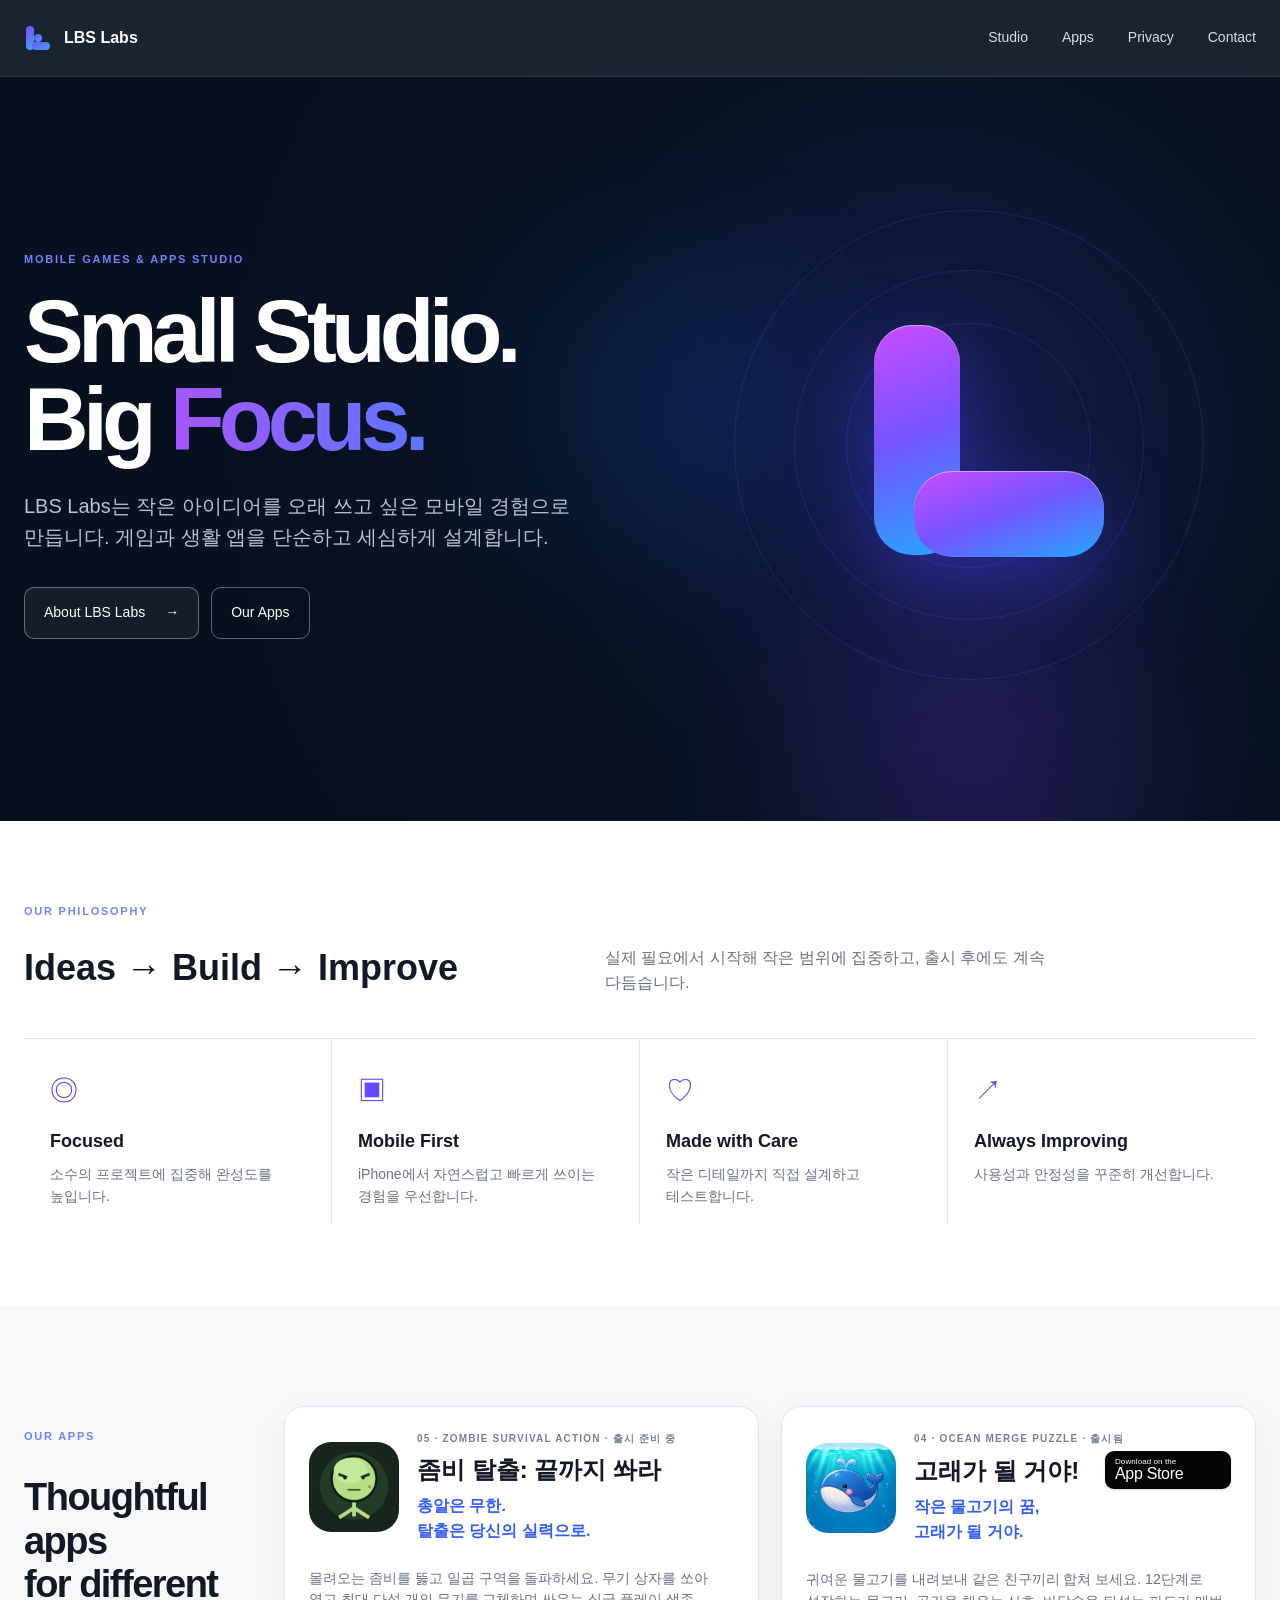
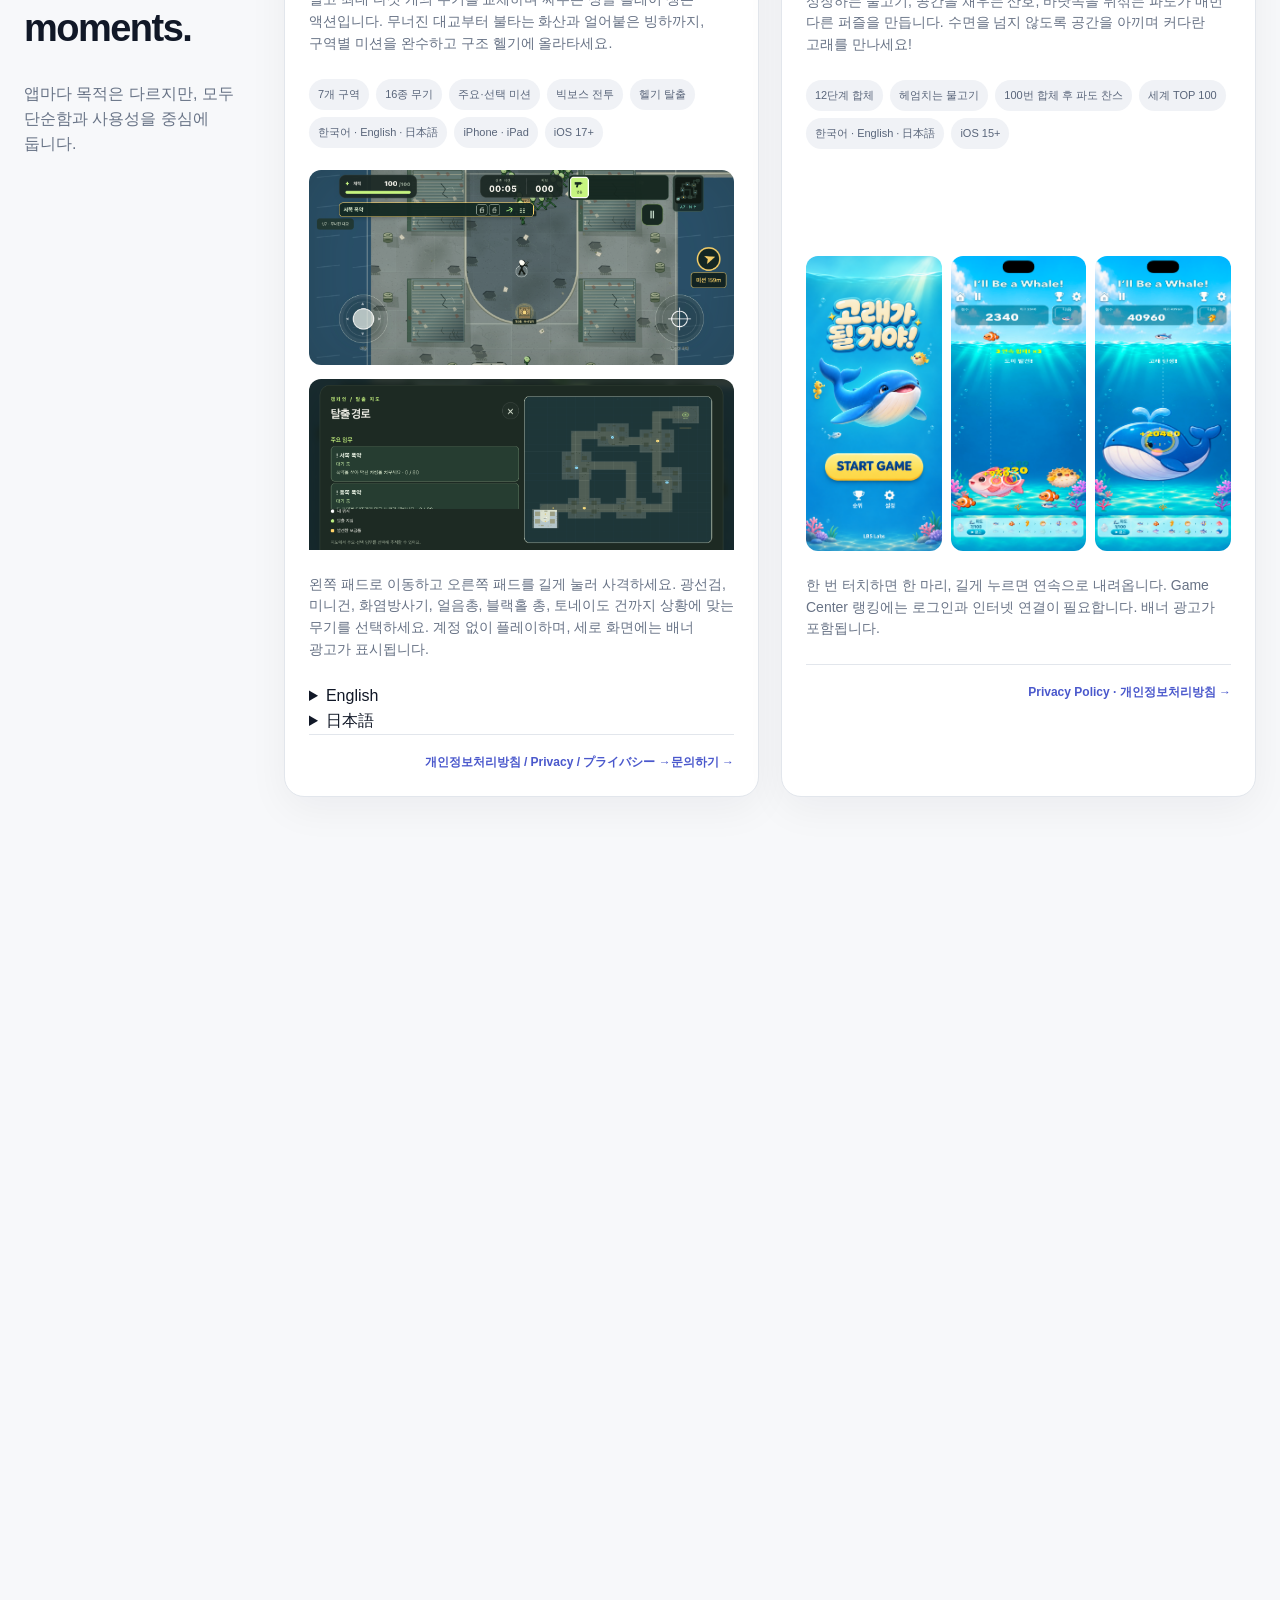
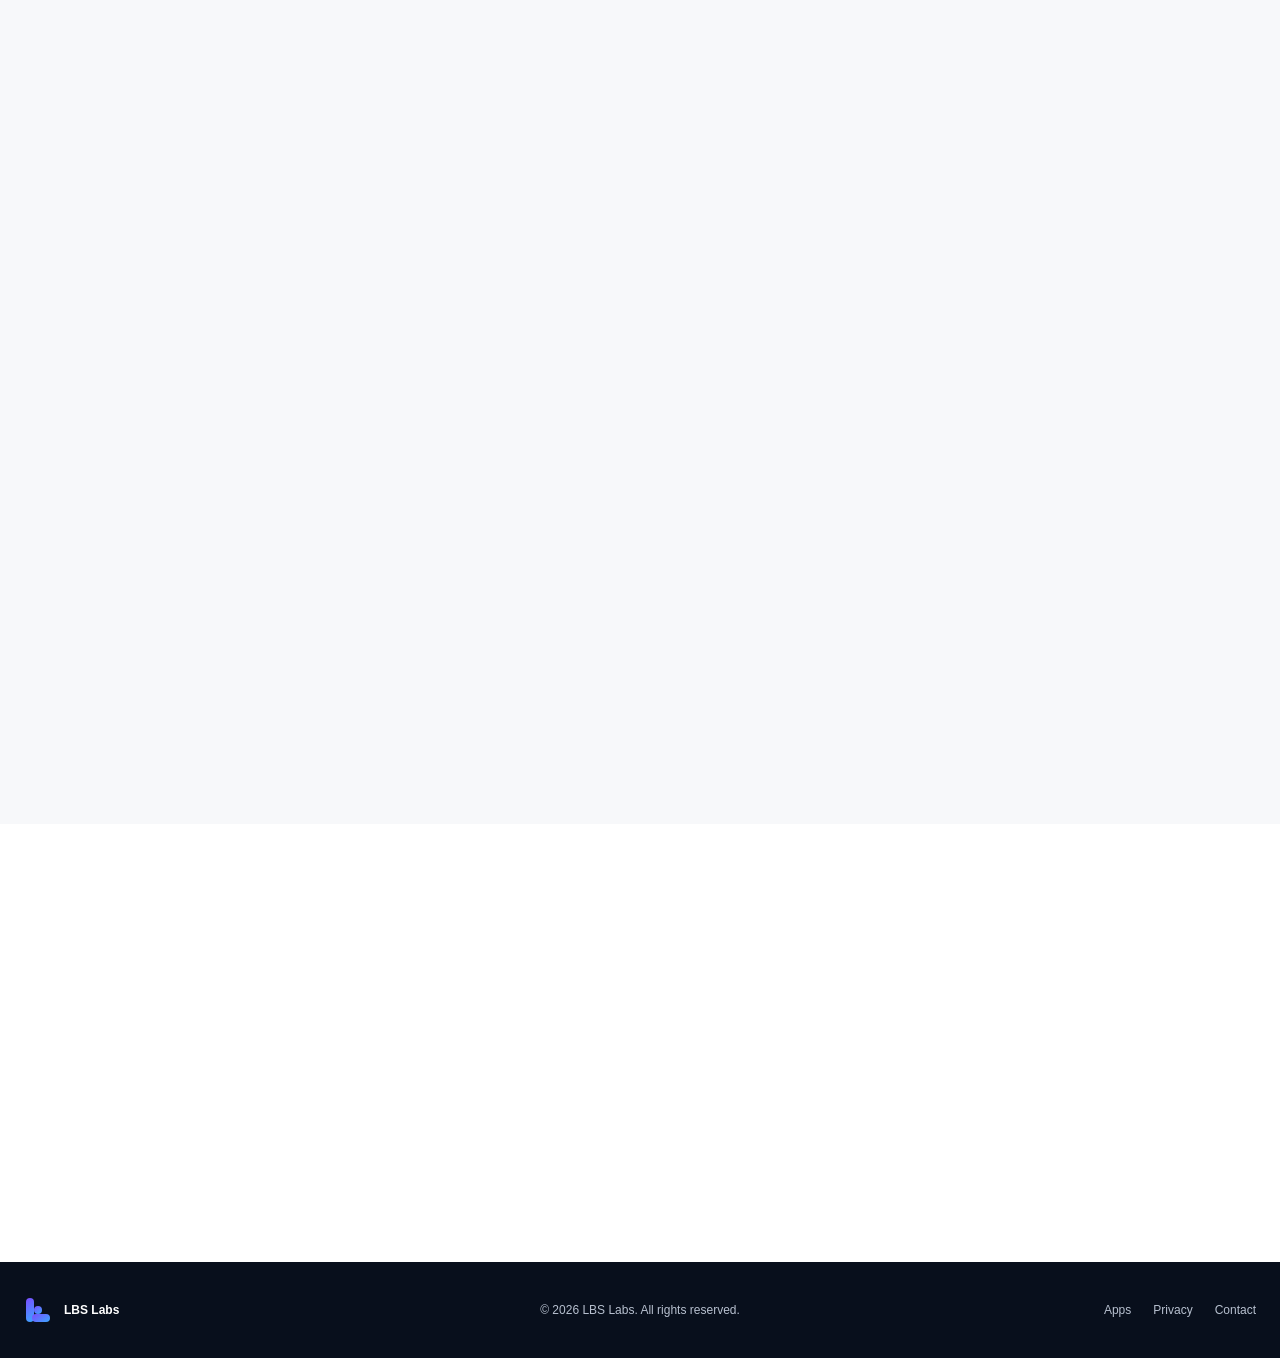
<file: index.html>
<!doctype html>
<html lang="ko">
<head>
  <meta charset="utf-8">
  <meta name="viewport" content="width=device-width, initial-scale=1">
  <meta name="description" content="LBS Labs — 작지만 완성도 높은 모바일 게임과 앱을 만드는 독립 개발 스튜디오.">
  <meta name="theme-color" content="#0b1020">
  <title>LBS Labs — Mobile Games & Apps</title>
  <link rel="stylesheet" href="styles.css">

<style>
.app-top > div{
  flex:1;
  min-width:0;
}
.app-title-row{
  display:flex;
  align-items:center;
  justify-content:space-between;
  gap:14px;
  margin:0 0 6px;
}
.app-title-row h3{
  margin:0;
}
.appstore-badge{
  flex:0 0 auto;
  display:inline-flex;
  align-items:center;
  gap:8px;
  min-width:126px;
  padding:7px 11px 7px 10px;
  border-radius:9px;
  background:#050505;
  color:#fff !important;
  box-shadow:0 1px 2px rgba(0,0,0,.18);
  transition:transform .18s ease, opacity .18s ease;
}
.appstore-badge:hover{
  transform:translateY(-1px);
  opacity:.88;
}
.appstore-badge .apple-mark{
  font-size:25px;
  line-height:1;
  font-family:-apple-system,BlinkMacSystemFont,"Segoe UI",sans-serif;
}
.appstore-badge .badge-copy{
  display:flex;
  flex-direction:column;
  align-items:flex-start;
  line-height:1.02;
  white-space:nowrap;
}
.appstore-badge small{
  font-size:8px;
  font-weight:400;
  letter-spacing:.01em;
}
.appstore-badge strong{
  font-size:16px;
  font-weight:500;
  letter-spacing:-.02em;
}
.app-footer{
  justify-content:flex-end;
}
@media(max-width:520px){
  .app-title-row{
    align-items:flex-start;
    flex-wrap:wrap;
  }
  .appstore-badge{
    min-width:118px;
  }
}
</style>

</head>
<body>
<header class="site-header">
  <div class="shell nav">
    <a class="brand" href="#top" aria-label="LBS Labs 홈">
      <span class="brand-mark" aria-hidden="true"><i></i><b></b><em></em></span>
      <strong>LBS Labs</strong>
    </a>
    <button class="menu-btn" type="button" aria-label="메뉴 열기" aria-expanded="false"><span></span><span></span></button>
    <nav class="nav-links" aria-label="주요 메뉴">
      <a href="#studio">Studio</a>
      <a href="#apps">Apps</a>
      <a href="privacy/">Privacy</a>
      <a href="#contact">Contact</a>
    </nav>
  </div>
</header>

<main id="top">
  <section class="hero">
    <div class="hero-glow one"></div><div class="hero-glow two"></div>
    <div class="shell hero-grid">
      <div class="hero-copy reveal">
        <p class="eyebrow">MOBILE GAMES & APPS STUDIO</p>
        <h1>Small Studio.<br>Big <span>Focus.</span></h1>
        <p class="hero-lead">LBS Labs는 작은 아이디어를 오래 쓰고 싶은 모바일 경험으로 만듭니다. 게임과 생활 앱을 단순하고 세심하게 설계합니다.</p>
        <div class="hero-actions">
          <a class="btn primary" href="#studio">About LBS Labs <span>→</span></a>
          <a class="btn ghost" href="#apps">Our Apps</a>
        </div>
      </div>

      <div class="hero-art reveal" aria-label="LBS Labs 브랜드 심볼">
        <div class="orbit orbit-a"></div><div class="orbit orbit-b"></div><div class="orbit orbit-c"></div>
        <div class="logo-l"><span class="v"></span><span class="h"></span></div>
      </div>
    </div>
  </section>

  <section class="principles" id="studio">
    <div class="shell">
      <div class="section-head reveal">
        <div>
          <p class="eyebrow">OUR PHILOSOPHY</p>
          <h2>Ideas → Build → Improve</h2>
        </div>
        <p>실제 필요에서 시작해 작은 범위에 집중하고, 출시 후에도 계속 다듬습니다.</p>
      </div>
      <div class="principle-grid">
        <article class="reveal"><span>◎</span><h3>Focused</h3><p>소수의 프로젝트에 집중해 완성도를 높입니다.</p></article>
        <article class="reveal"><span>▣</span><h3>Mobile First</h3><p>iPhone에서 자연스럽고 빠르게 쓰이는 경험을 우선합니다.</p></article>
        <article class="reveal"><span>♡</span><h3>Made with Care</h3><p>작은 디테일까지 직접 설계하고 테스트합니다.</p></article>
        <article class="reveal"><span>↗</span><h3>Always Improving</h3><p>사용성과 안정성을 꾸준히 개선합니다.</p></article>
      </div>
    </div>
  </section>

  <section class="apps" id="apps">
    <div class="shell">
      <div class="apps-intro reveal">
        <p class="eyebrow">OUR APPS</p>
        <h2>Thoughtful apps<br>for different moments.</h2>
        <p>앱마다 목적은 다르지만, 모두 단순함과 사용성을 중심에 둡니다.</p>
      </div>

      <div class="app-grid">
        <article class="app-card reveal" id="zombie-escape">
          <div class="app-top"><img class="app-icon" src="zombie-escape-icon.png" alt="좀비 탈출 앱 아이콘"><div><p class="app-no">05 · ZOMBIE SURVIVAL ACTION · 출시 준비 중</p><div class="app-title-row"><h3>좀비 탈출: 끝까지 쏴라</h3></div><p class="accent-copy">총알은 무한.<br>탈출은 당신의 실력으로.</p></div></div>
          <p class="app-desc">몰려오는 좀비를 뚫고 일곱 구역을 돌파하세요. 무기 상자를 쏘아 열고 최대 다섯 개의 무기를 교체하며 싸우는 싱글 플레이 생존 액션입니다. 무너진 대교부터 불타는 화산과 얼어붙은 빙하까지, 구역별 미션을 완수하고 구조 헬기에 올라타세요.</p>
          <div class="chips"><span>7개 구역</span><span>16종 무기</span><span>주요·선택 미션</span><span>빅보스 전투</span><span>헬기 탈출</span><span>한국어 · English · 日本語</span><span>iPhone · iPad</span><span>iOS 17+</span></div>
          <div class="screen-row" style="display:grid;grid-template-columns:1fr;gap:14px"><figure><img style="width:100%;height:auto;object-fit:contain" loading="lazy" src="zombie-escape-gameplay.png" alt="좀비 탈출 실제 아이폰 플레이 화면, 무너진 대교의 좀비와 무기 상자"></figure><figure><img style="width:100%;height:auto;object-fit:contain" loading="lazy" src="zombie-escape-map.png" alt="탐험 경로와 주요·선택 임무를 확인하는 전체 지도"></figure></div>
          <p class="app-desc">왼쪽 패드로 이동하고 오른쪽 패드를 길게 눌러 사격하세요. 광선검, 미니건, 화염방사기, 얼음총, 블랙홀 총, 토네이도 건까지 상황에 맞는 무기를 선택하세요. 계정 없이 플레이하며, 세로 화면에는 배너 광고가 표시됩니다.</p>
          <details><summary>English</summary><p>Zombie Escape: keep firing and survive seven zones. Shoot crates to collect 16 weapon types, switch between up to five carried weapons, complete main and optional missions, face a boss and escape by helicopter. Single-player action for iPhone and iPad, in portrait or landscape. Korean, English and Japanese. Requires iOS 17 or later. Includes portrait banner ads. Coming soon.</p></details>
          <details><summary>日本語</summary><p>ゾンビ脱出：撃ち続けて7つのエリアを突破しよう。箱を撃って16種類の武器を入手し、最大5つの武器を切り替えて戦います。メイン・サブミッション、ボス戦、ヘリでの脱出を楽しめるシングルプレイアクション。iPhone・iPad、縦横画面、韓国語・英語・日本語に対応。iOS 17以降が必要です。縦向き画面にバナー広告を表示します。近日公開。</p></details>
          <div class="app-footer"><a href="zombie-escape-privacy.html">개인정보처리방침 / Privacy / プライバシー →</a><a href="mailto:hello.lbslabs@gmail.com">문의하기 →</a></div>
        </article>

        <article class="app-card reveal" id="whale">
          <div class="app-top">
            <img class="app-icon" src="assets/whale-icon.png" alt="고래가 될 거야! 앱 아이콘">
            <div><p class="app-no">04 · OCEAN MERGE PUZZLE · 출시됨</p>
              <div class="app-title-row"><h3>고래가 될 거야!</h3><a class="appstore-badge" href="https://apps.apple.com/app/id6835345964" target="_blank" rel="noopener noreferrer" aria-label="고래가 될 거야! App Store에서 다운로드"><span class="badge-copy"><small>Download on the</small><strong>App Store</strong></span></a></div>
              <p class="accent-copy">작은 물고기의 꿈,<br>고래가 될 거야.</p>
            </div>
          </div>
          <p class="app-desc">귀여운 물고기를 내려보내 같은 친구끼리 합쳐 보세요. 12단계로 성장하는 물고기, 공간을 채우는 산호, 바닷속을 뒤섞는 파도가 매번 다른 퍼즐을 만듭니다. 수면을 넘지 않도록 공간을 아끼며 커다란 고래를 만나세요!</p>
          <div class="chips"><span>12단계 합체</span><span>헤엄치는 물고기</span><span>100번 합체 후 파도 찬스</span><span>세계 TOP 100</span><span>한국어 · English · 日本語</span><span>iOS 15+</span></div>
          <div class="screen-row">
            <figure><img loading="lazy" src="whale-start-v12.png" alt="고래가 될 거야! 버전 1.2 한국어 시작 화면"></figure>
            <figure><img loading="lazy" src="whale-game-v12.png" alt="버전 1.2 물고기 연속 합체 플레이 화면"></figure>
            <figure><img loading="lazy" src="whale-merge-v12.png" alt="버전 1.2 합체로 고래가 탄생하는 게임 화면"></figure>
          </div>
          <p class="app-desc">한 번 터치하면 한 마리, 길게 누르면 연속으로 내려옵니다. Game Center 랭킹에는 로그인과 인터넷 연결이 필요합니다. 배너 광고가 포함됩니다.</p>
          <div class="app-footer"><a href="whale-privacy.html">Privacy Policy · 개인정보처리방침 →</a></div>
        </article>

        <article class="app-card challenge reveal">
          <div class="app-top">
            <img class="app-icon" src="assets/challenge-icon.png" alt="Block : 20 Floors 앱 아이콘">
            <div>
              <p class="app-no">01 · GAME</p>
              <div class="app-title-row">
                <h3>Block : 20 Floors</h3>
                <a class="appstore-badge" href="https://apps.apple.com/kr/app/%ED%82%B9%EC%8A%A4%ED%83%9D-20%EC%B8%B5/id6806903707" target="_blank" rel="noopener noreferrer" aria-label="Block : 20 Floors App Store에서 다운로드">
                  <span class="apple-mark"></span>
                  <span class="badge-copy"><small>Download on the</small><strong>App Store</strong></span>
                </a>
              </div>
              <p class="accent-copy">20 Seconds. 20 Floors.<br>Can You Reach the 0.001%?</p>
            </div>
          </div>
          <p class="app-desc">20초 안에 20개의 블록을 쌓는 초고난도 타이밍 챌린지 게임. 정확한 타이밍과 집중력을 시험합니다.</p>
          <div class="chips">
            <span>20초 제한</span><span>20층 완성</span><span>Perfect 판정</span><span>햅틱 피드백</span><span>최근 기록</span><span>오프라인</span><span>로그인 없음</span><span>서버 없음</span>
          </div>
          <div class="screen-row">
            <figure><img src="assets/challenge-01.png" alt="Block : 20 Floors 메인 화면"></figure>
            <figure><img src="assets/challenge-02.png" alt="Block : 20 Floors 게임 화면"></figure>
            <figure><img src="assets/challenge-03.png" alt="Block : 20 Floors 결과 화면"></figure>
          </div>
          <div class="app-footer">
            <a href="privacy/kingstack/">Privacy Policy →</a>
          </div>
        </article>

        <article class="app-card grove reveal">
          <div class="app-top">
            <img class="app-icon" src="assets/grove-icon.png" alt="그로브 노트 앱 아이콘">
            <div>
              <p class="app-no">02 · PRODUCTIVITY</p>
              <div class="app-title-row">
                <h3>그로브 노트</h3>
                <a class="appstore-badge" href="https://apps.apple.com/kr/app/%EA%B7%B8%EB%A1%9C%EB%B8%8C-%EB%85%B8%ED%8A%B8/id6796952609" target="_blank" rel="noopener noreferrer" aria-label="그로브 노트 App Store에서 다운로드">
                  <span class="apple-mark"></span>
                  <span class="badge-copy"><small>Download on the</small><strong>App Store</strong></span>
                </a>
              </div>
              <p class="grove-copy">기록이 모여,<br>나만의 숲이 됩니다.</p>
            </div>
          </div>
          <p class="app-desc">메모, 체크리스트, 맛집 기록, 사진, 지도와 보안 메모를 한 곳에서 관리하는 개인 기록 앱입니다.</p>
          <div class="chips">
            <span>일반 메모</span><span>체크리스트</span><span>맛집 메모</span><span>보안 메모</span><span>사진 기록</span><span>위치 기반 기록</span><span>지도</span><span>길찾기</span><span>Face ID</span>
          </div>
          <div class="screen-row">
            <figure><img src="assets/grove-01.png" alt="그로브 노트 홈 화면"></figure>
            <figure><img src="assets/grove-02.png" alt="그로브 노트 사진 메모 화면"></figure>
            <figure><img src="assets/grove-03.png" alt="그로브 노트 보안 메모 화면"></figure>
          </div>
          <div class="app-footer">
            <a href="privacy/grove/">Privacy Policy →</a>
          </div>
        </article>

        <article class="app-card putt9 reveal">
          <div class="app-top">
            <img class="app-icon" src="assets/putt9-icon.png" alt="Putt9 앱 아이콘">
            <div>
              <p class="app-no">03 · GOLF GAME</p>
              <div class="app-title-row">
                <h3>Putt9</h3>
                <a class="appstore-badge" href="https://apps.apple.com/kr/app/putt9/id6819541302" target="_blank" rel="noopener noreferrer" aria-label="Putt9 App Store에서 다운로드">
                  <span class="apple-mark"></span>
                  <span class="badge-copy"><small>Download on the</small><strong>App Store</strong></span>
                </a>
              </div>
              <p class="putt9-copy">9 Holes. One Score.<br>How Low Can You Go?</p>
            </div>
          </div>

          <p class="app-desc">9홀 퍼팅 라운드를 플레이하고 총 퍼팅 수와 개인 최고 기록을 관리하는 골프 퍼팅 게임입니다. Apple Game Center를 통해 월드 랭킹에 도전할 수 있습니다.</p>

          <div class="chips">
            <span>9홀 라운드</span><span>총 퍼팅 수</span><span>개인 최고 기록</span><span>월드 랭킹</span><span>Game Center</span><span>최근 기록</span><span>배너 광고</span><span>로그인 없음</span>
          </div>

          <div class="putt9-showcase">
            <img src="assets/putt9-icon.png" alt="Putt9 골프 퍼팅 게임 아이콘">
            <div class="putt9-message">
              <span>PUTT9</span>
              <strong>9 HOLES</strong>
              <p>Read the green. Aim carefully. Finish in fewer putts.</p>
            </div>
            <div class="putt9-stats" aria-label="Putt9 핵심 기능">
              <div><b>9</b><span>HOLES</span></div>
              <div><b>1</b><span>ROUND</span></div>
              <div><b>∞</b><span>CHALLENGE</span></div>
            </div>
          </div>

          <div class="app-footer">
            <a href="privacy/putt9/">Privacy Policy →</a>
          </div>
        </article>
      </div>
    </div>
  </section>

  <section class="about">
    <div class="shell about-grid">
      <div class="about-copy reveal">
        <p class="eyebrow">ABOUT LBS LABS</p>
        <h2>We build simple,<br>focused mobile games & apps.</h2>
        <p>LBS Labs는 한국을 기반으로 하는 독립 모바일 개발 스튜디오입니다. 일상 속 짧은 순간에 자연스럽게 쓰이고 즐길 수 있는 제품을 만듭니다.</p>
      </div>
      <div class="studio-visual reveal">
        <div class="monitor"><span class="mini-mark"><i></i><b></b><em></em></span><strong>LBS Labs</strong></div>
        <div class="desk-line"></div>
        <div class="lamp"></div><div class="plant">⌁</div>
      </div>
      <div class="contact-card reveal" id="contact">
        <p class="eyebrow">CONTACT</p>
        <h2>Let’s build<br>something great.</h2>
        <p>For support and business inquiries</p>
        <a href="mailto:hello.lbslabs@gmail.com">✉ hello.lbslabs@gmail.com</a>
      </div>
    </div>
  </section>
</main>

<footer class="footer">
  <div class="shell footer-inner">
    <a class="brand footer-brand" href="#top"><span class="brand-mark" aria-hidden="true"><i></i><b></b><em></em></span><strong>LBS Labs</strong></a>
    <p>© <span id="year"></span> LBS Labs. All rights reserved.</p>
    <nav><a href="#apps">Apps</a><a href="privacy/">Privacy</a><a href="#contact">Contact</a></nav>
  </div>
</footer>
<script src="script.js"></script>
</body>
</html>
</file>
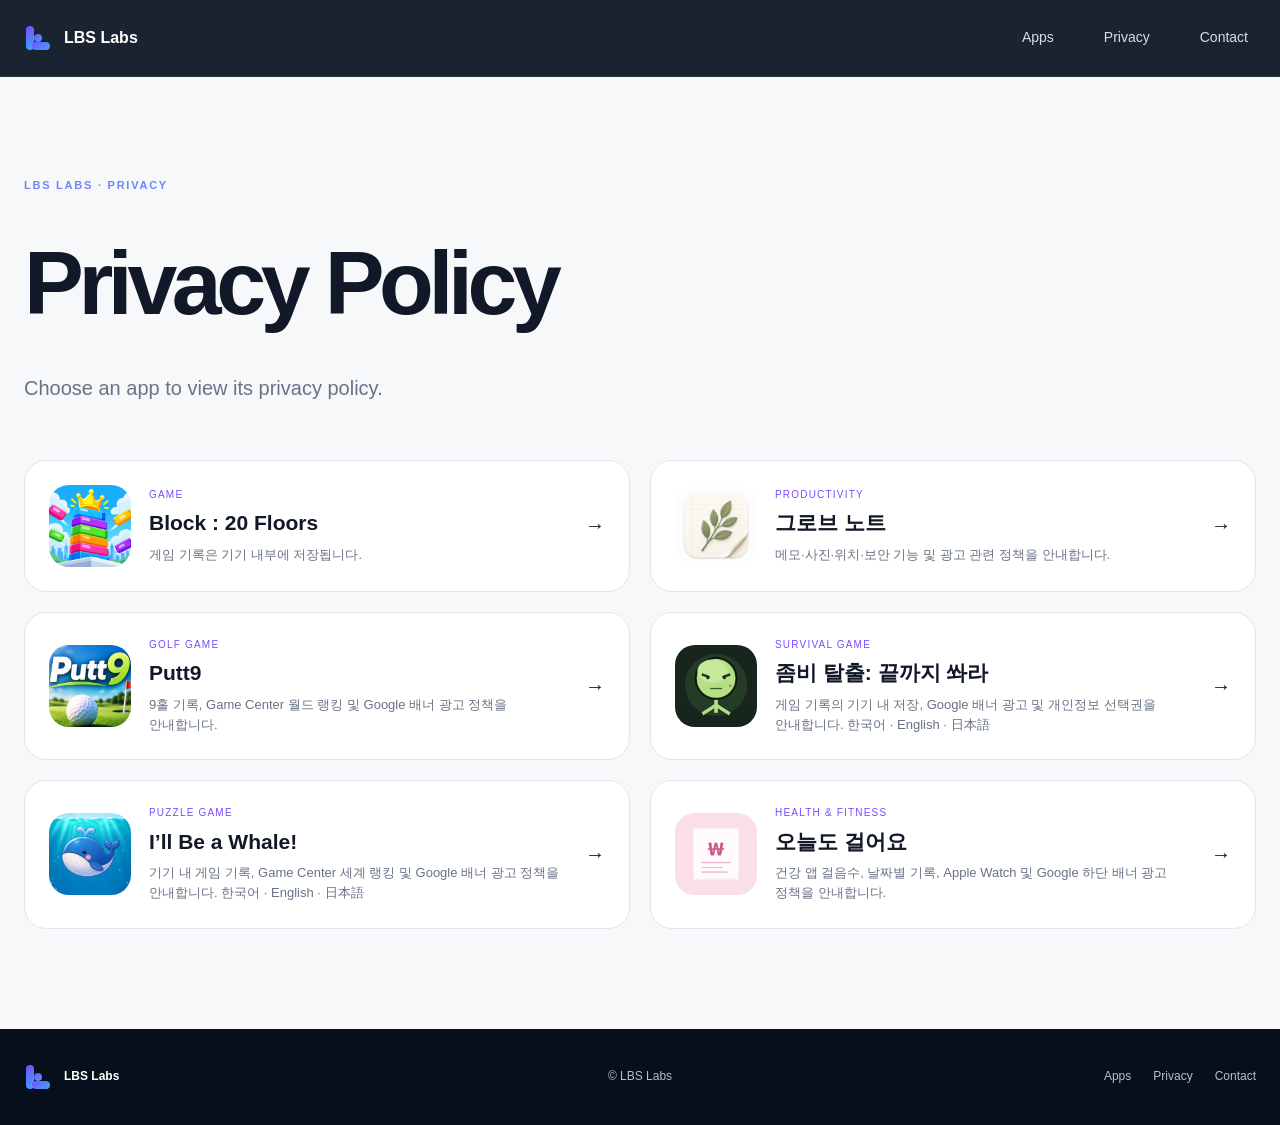
<file: privacy/index.html>
<!doctype html><html lang="ko"><head><meta charset="utf-8"><meta name="viewport" content="width=device-width,initial-scale=1"><meta name="theme-color" content="#0b1020"><title>Privacy — LBS Labs</title><link rel="stylesheet" href="../styles.css"></head><body class="legal-page">
<header class="site-header"><div class="shell nav"><a class="brand" href="../"><span class="brand-mark"><i></i><b></b><em></em></span><strong>LBS Labs</strong></a><nav class="nav-links legal-nav"><a href="../#apps">Apps</a><a href="./">Privacy</a><a href="../#contact">Contact</a></nav></div></header>
<main class="legal-main"><div class="shell"><p class="eyebrow">LBS LABS · PRIVACY</p><h1>Privacy Policy</h1><p class="legal-lead">Choose an app to view its privacy policy.</p><div class="privacy-choice">
<a href="kingstack/"><img src="../assets/challenge-icon.png" alt=""><div><span>GAME</span><strong>Block : 20 Floors</strong><p>게임 기록은 기기 내부에 저장됩니다.</p></div><b>→</b></a>
<a href="grove/"><img src="../assets/grove-icon.png" alt=""><div><span>PRODUCTIVITY</span><strong>그로브 노트</strong><p>메모·사진·위치·보안 기능 및 광고 관련 정책을 안내합니다.</p></div><b>→</b></a>
<a href="putt9/"><img src="../assets/putt9-icon.png" alt="Putt9 앱 아이콘"><div><span>GOLF GAME</span><strong>Putt9</strong><p>9홀 기록, Game Center 월드 랭킹 및 Google 배너 광고 정책을 안내합니다.</p></div><b>→</b></a>
<a href="../zombie-escape-privacy.html"><img src="../zombie-escape-icon.png" alt="좀비 탈출 앱 아이콘"><div><span>SURVIVAL GAME</span><strong>좀비 탈출: 끝까지 쏴라</strong><p>게임 기록의 기기 내 저장, Google 배너 광고 및 개인정보 선택권을 안내합니다. 한국어 · English · 日本語</p></div><b>→</b></a>
<a href="../whale-privacy.html"><img src="../assets/whale-icon.png" alt="I’ll Be a Whale! 앱 아이콘"><div><span>PUZZLE GAME</span><strong>I’ll Be a Whale!</strong><p>기기 내 게임 기록, Game Center 세계 랭킹 및 Google 배너 광고 정책을 안내합니다. 한국어 · English · 日本語</p></div><b>→</b></a>
<a href="../todaywalk-privacy.html"><img src="[data-uri]" alt="오늘도 걸어요 앱 아이콘"><div><span>HEALTH &amp; FITNESS</span><strong>오늘도 걸어요</strong><p>건강 앱 걸음수, 날짜별 기록, Apple Watch 및 Google 하단 배너 광고 정책을 안내합니다.</p></div><b>→</b></a>
</div></div></main><footer class="footer"><div class="shell footer-inner"><a class="brand footer-brand" href="../"><span class="brand-mark"><i></i><b></b><em></em></span><strong>LBS Labs</strong></a><p>© LBS Labs</p><nav><a href="../#apps">Apps</a><a href="./">Privacy</a><a href="../#contact">Contact</a></nav></div></footer>
<style>.legal-main{min-height:72vh;padding:100px 0;background:#f7f8fa}.legal-main h1{font-size:clamp(48px,7vw,90px);letter-spacing:-.06em;margin:0}.legal-lead{color:#687386;font-size:20px}.privacy-choice{display:grid;grid-template-columns:1fr 1fr;gap:20px;margin-top:56px}.privacy-choice>a{background:#fff;border:1px solid #e2e6ec;border-radius:22px;padding:24px;display:grid;grid-template-columns:82px 1fr auto;gap:18px;align-items:center}.privacy-choice img{width:82px;height:82px;border-radius:20px}.privacy-choice span{display:block;font-size:10px;letter-spacing:.12em;color:#7b4cff}.privacy-choice strong{display:block;font-size:21px;margin:5px 0}.privacy-choice p{color:#687386;font-size:13px;margin:0}.privacy-choice b{font-size:20px}

@media(max-width:720px){.privacy-choice{grid-template-columns:1fr}.legal-nav{position:static;display:flex!important;flex-direction:row;gap:16px;font-size:13px;background:none}}</style></body></html>
</file>
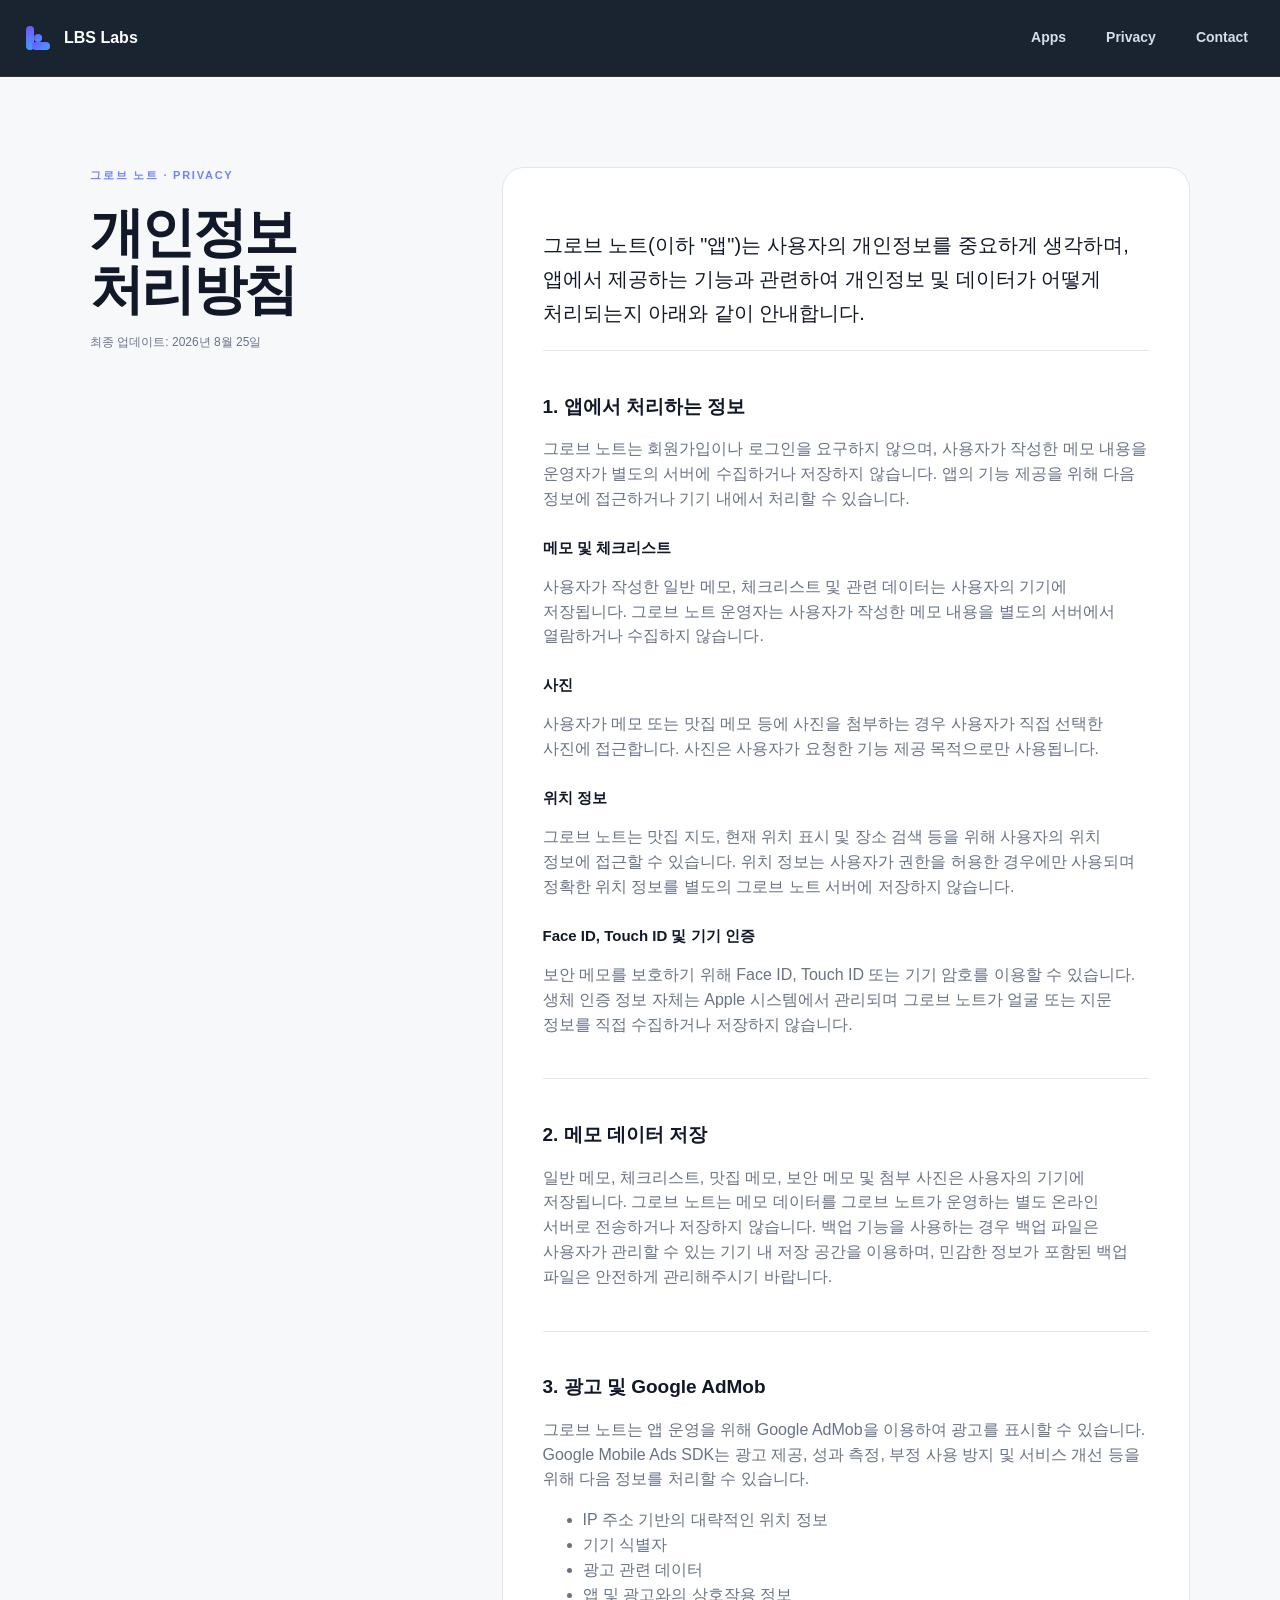
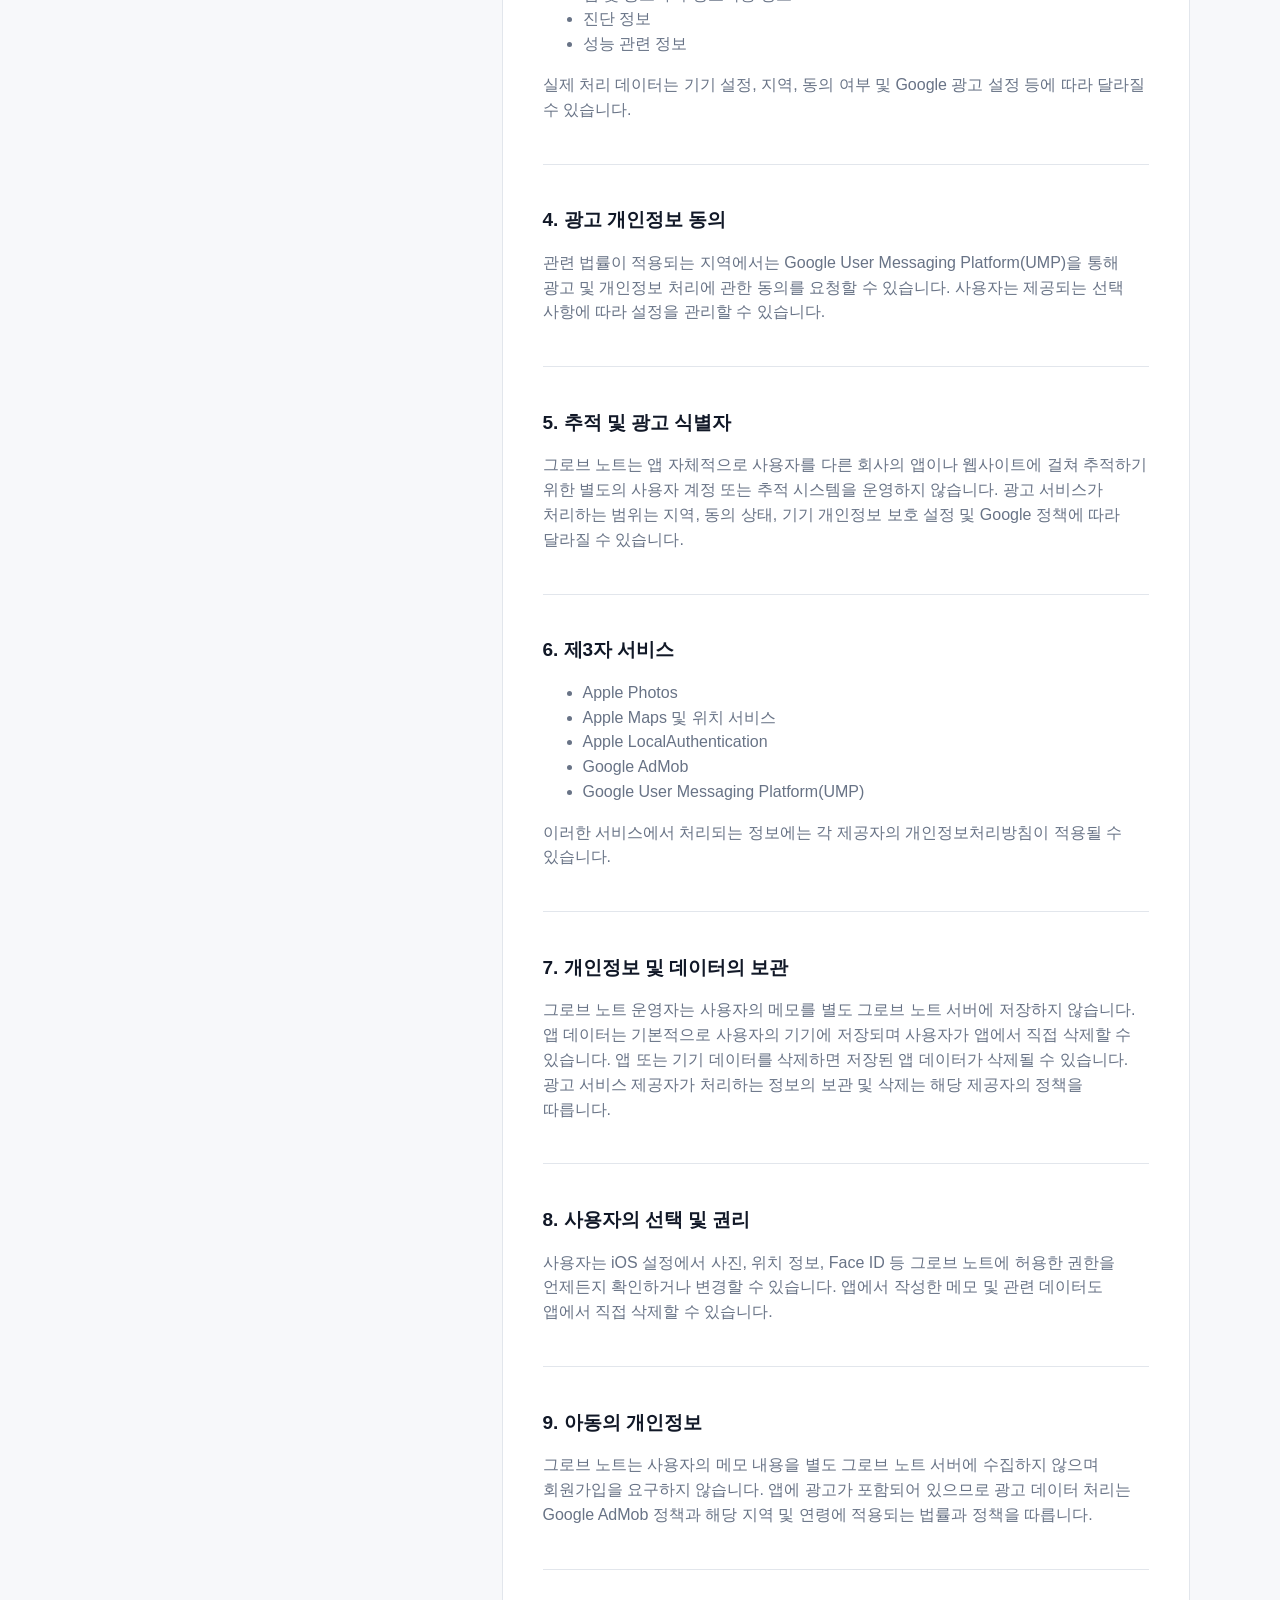
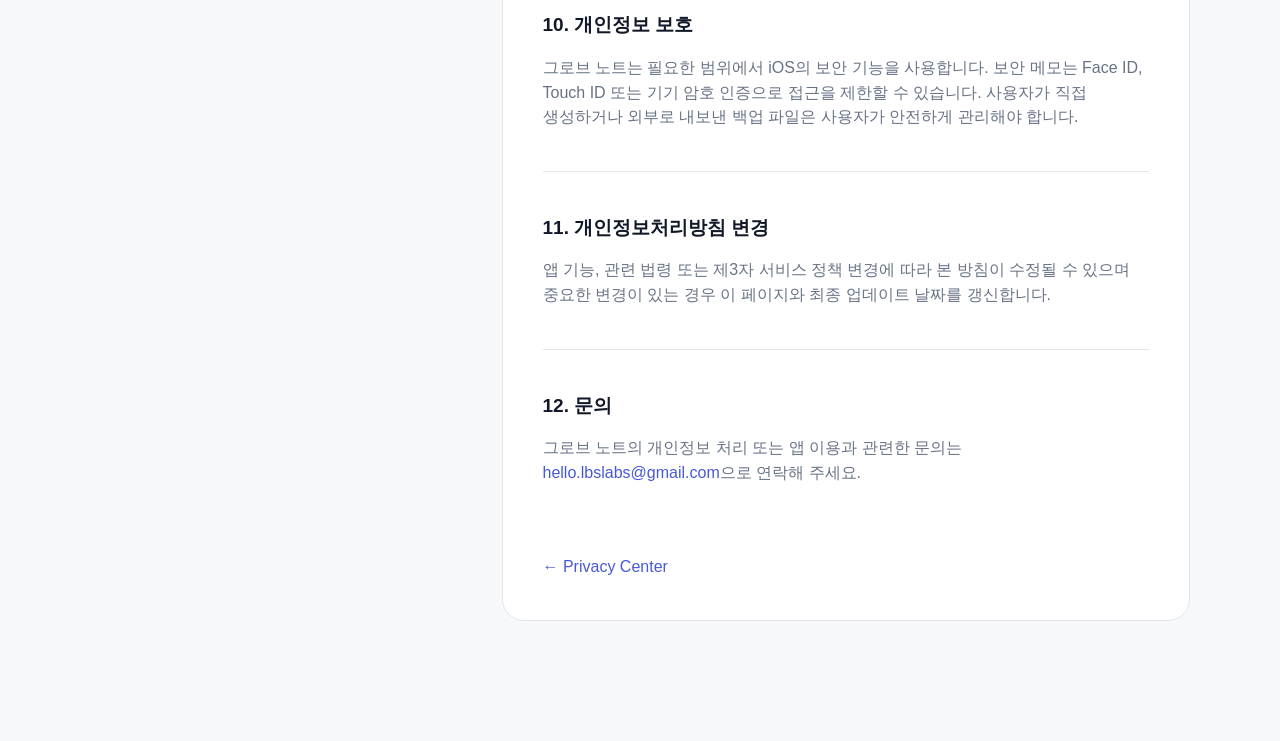
<file: privacy/grove/index.html>
<!doctype html><html lang="ko"><head><meta charset="utf-8"><meta name="viewport" content="width=device-width,initial-scale=1"><title>그로브 노트 개인정보처리방침 — LBS Labs</title><link rel="stylesheet" href="../../styles.css"></head><body>
<header class="site-header"><div class="shell nav"><a class="brand" href="../../"><span class="brand-mark"><i></i><b></b><em></em></span><strong>LBS Labs</strong></a><nav class="policy-top-menu" aria-label="Main navigation"><a href="/#apps">Apps</a><a href="/privacy/">Privacy</a><a href="/#contact">Contact</a></nav></div></header><style>.policy-top-menu{display:flex;align-items:center;gap:24px}.policy-top-menu a{font-size:14px;font-weight:600;text-decoration:none}.policy-top-menu a:hover{text-decoration:underline}.policy-top-menu a:focus-visible{outline:2px solid currentColor;outline-offset:5px}@media(max-width:480px){.site-header .nav{flex-wrap:wrap;gap:12px;padding-top:14px;padding-bottom:14px}.policy-top-menu{gap:18px}}</style><main class="policy"><div class="policy-shell"><aside><p class="eyebrow">그로브 노트 · PRIVACY</p><h1>개인정보<br>처리방침</h1><p>최종 업데이트: 2026년 8월 25일</p></aside><article>
<p class="policy-intro">그로브 노트(이하 "앱")는 사용자의 개인정보를 중요하게 생각하며, 앱에서 제공하는 기능과 관련하여 개인정보 및 데이터가 어떻게 처리되는지 아래와 같이 안내합니다.</p>
<section><h2>1. 앱에서 처리하는 정보</h2><p>그로브 노트는 회원가입이나 로그인을 요구하지 않으며, 사용자가 작성한 메모 내용을 운영자가 별도의 서버에 수집하거나 저장하지 않습니다. 앱의 기능 제공을 위해 다음 정보에 접근하거나 기기 내에서 처리할 수 있습니다.</p><h3>메모 및 체크리스트</h3><p>사용자가 작성한 일반 메모, 체크리스트 및 관련 데이터는 사용자의 기기에 저장됩니다. 그로브 노트 운영자는 사용자가 작성한 메모 내용을 별도의 서버에서 열람하거나 수집하지 않습니다.</p><h3>사진</h3><p>사용자가 메모 또는 맛집 메모 등에 사진을 첨부하는 경우 사용자가 직접 선택한 사진에 접근합니다. 사진은 사용자가 요청한 기능 제공 목적으로만 사용됩니다.</p><h3>위치 정보</h3><p>그로브 노트는 맛집 지도, 현재 위치 표시 및 장소 검색 등을 위해 사용자의 위치 정보에 접근할 수 있습니다. 위치 정보는 사용자가 권한을 허용한 경우에만 사용되며 정확한 위치 정보를 별도의 그로브 노트 서버에 저장하지 않습니다.</p><h3>Face ID, Touch ID 및 기기 인증</h3><p>보안 메모를 보호하기 위해 Face ID, Touch ID 또는 기기 암호를 이용할 수 있습니다. 생체 인증 정보 자체는 Apple 시스템에서 관리되며 그로브 노트가 얼굴 또는 지문 정보를 직접 수집하거나 저장하지 않습니다.</p></section>
<section><h2>2. 메모 데이터 저장</h2><p>일반 메모, 체크리스트, 맛집 메모, 보안 메모 및 첨부 사진은 사용자의 기기에 저장됩니다. 그로브 노트는 메모 데이터를 그로브 노트가 운영하는 별도 온라인 서버로 전송하거나 저장하지 않습니다. 백업 기능을 사용하는 경우 백업 파일은 사용자가 관리할 수 있는 기기 내 저장 공간을 이용하며, 민감한 정보가 포함된 백업 파일은 안전하게 관리해주시기 바랍니다.</p></section>
<section><h2>3. 광고 및 Google AdMob</h2><p>그로브 노트는 앱 운영을 위해 Google AdMob을 이용하여 광고를 표시할 수 있습니다. Google Mobile Ads SDK는 광고 제공, 성과 측정, 부정 사용 방지 및 서비스 개선 등을 위해 다음 정보를 처리할 수 있습니다.</p><ul><li>IP 주소 기반의 대략적인 위치 정보</li><li>기기 식별자</li><li>광고 관련 데이터</li><li>앱 및 광고와의 상호작용 정보</li><li>진단 정보</li><li>성능 관련 정보</li></ul><p>실제 처리 데이터는 기기 설정, 지역, 동의 여부 및 Google 광고 설정 등에 따라 달라질 수 있습니다.</p></section>
<section><h2>4. 광고 개인정보 동의</h2><p>관련 법률이 적용되는 지역에서는 Google User Messaging Platform(UMP)을 통해 광고 및 개인정보 처리에 관한 동의를 요청할 수 있습니다. 사용자는 제공되는 선택 사항에 따라 설정을 관리할 수 있습니다.</p></section>
<section><h2>5. 추적 및 광고 식별자</h2><p>그로브 노트는 앱 자체적으로 사용자를 다른 회사의 앱이나 웹사이트에 걸쳐 추적하기 위한 별도의 사용자 계정 또는 추적 시스템을 운영하지 않습니다. 광고 서비스가 처리하는 범위는 지역, 동의 상태, 기기 개인정보 보호 설정 및 Google 정책에 따라 달라질 수 있습니다.</p></section>
<section><h2>6. 제3자 서비스</h2><ul><li>Apple Photos</li><li>Apple Maps 및 위치 서비스</li><li>Apple LocalAuthentication</li><li>Google AdMob</li><li>Google User Messaging Platform(UMP)</li></ul><p>이러한 서비스에서 처리되는 정보에는 각 제공자의 개인정보처리방침이 적용될 수 있습니다.</p></section>
<section><h2>7. 개인정보 및 데이터의 보관</h2><p>그로브 노트 운영자는 사용자의 메모를 별도 그로브 노트 서버에 저장하지 않습니다. 앱 데이터는 기본적으로 사용자의 기기에 저장되며 사용자가 앱에서 직접 삭제할 수 있습니다. 앱 또는 기기 데이터를 삭제하면 저장된 앱 데이터가 삭제될 수 있습니다. 광고 서비스 제공자가 처리하는 정보의 보관 및 삭제는 해당 제공자의 정책을 따릅니다.</p></section>
<section><h2>8. 사용자의 선택 및 권리</h2><p>사용자는 iOS 설정에서 사진, 위치 정보, Face ID 등 그로브 노트에 허용한 권한을 언제든지 확인하거나 변경할 수 있습니다. 앱에서 작성한 메모 및 관련 데이터도 앱에서 직접 삭제할 수 있습니다.</p></section>
<section><h2>9. 아동의 개인정보</h2><p>그로브 노트는 사용자의 메모 내용을 별도 그로브 노트 서버에 수집하지 않으며 회원가입을 요구하지 않습니다. 앱에 광고가 포함되어 있으므로 광고 데이터 처리는 Google AdMob 정책과 해당 지역 및 연령에 적용되는 법률과 정책을 따릅니다.</p></section>
<section><h2>10. 개인정보 보호</h2><p>그로브 노트는 필요한 범위에서 iOS의 보안 기능을 사용합니다. 보안 메모는 Face ID, Touch ID 또는 기기 암호 인증으로 접근을 제한할 수 있습니다. 사용자가 직접 생성하거나 외부로 내보낸 백업 파일은 사용자가 안전하게 관리해야 합니다.</p></section>
<section><h2>11. 개인정보처리방침 변경</h2><p>앱 기능, 관련 법령 또는 제3자 서비스 정책 변경에 따라 본 방침이 수정될 수 있으며 중요한 변경이 있는 경우 이 페이지와 최종 업데이트 날짜를 갱신합니다.</p></section>
<section><h2>12. 문의</h2><p>그로브 노트의 개인정보 처리 또는 앱 이용과 관련한 문의는 <a href="mailto:hello.lbslabs@gmail.com">hello.lbslabs@gmail.com</a>으로 연락해 주세요.</p></section>
<a class="policy-back" href="../">← Privacy Center</a>
</article></div></main>
<style>.policy{background:#f7f8fa;padding:90px 0 120px}.policy-shell{width:min(calc(100% - 48px),1100px);margin:auto;display:grid;grid-template-columns:.65fr 1.35fr;gap:80px}.policy aside{position:sticky;top:120px;align-self:start}.policy h1{font-size:54px;line-height:1.05;letter-spacing:-.05em;margin:0 0 16px}.policy aside>p:last-child{color:#687386;font-size:12px}.policy article{background:#fff;border:1px solid #e2e6ec;border-radius:22px;padding:40px}.policy-intro{font-size:20px;line-height:1.7}.policy section{padding:25px 0;border-top:1px solid #e2e6ec}.policy h2{font-size:19px}.policy h3{font-size:15px;margin-top:24px}.policy section p,.policy li{color:#687386}.policy a{color:#4859d7}.policy-back{display:inline-block;margin-top:28px}@media(max-width:760px){.policy-shell{grid-template-columns:1fr}.policy aside{position:static}.policy article{padding:24px}.policy{padding-top:60px}}</style></body></html>
</file>
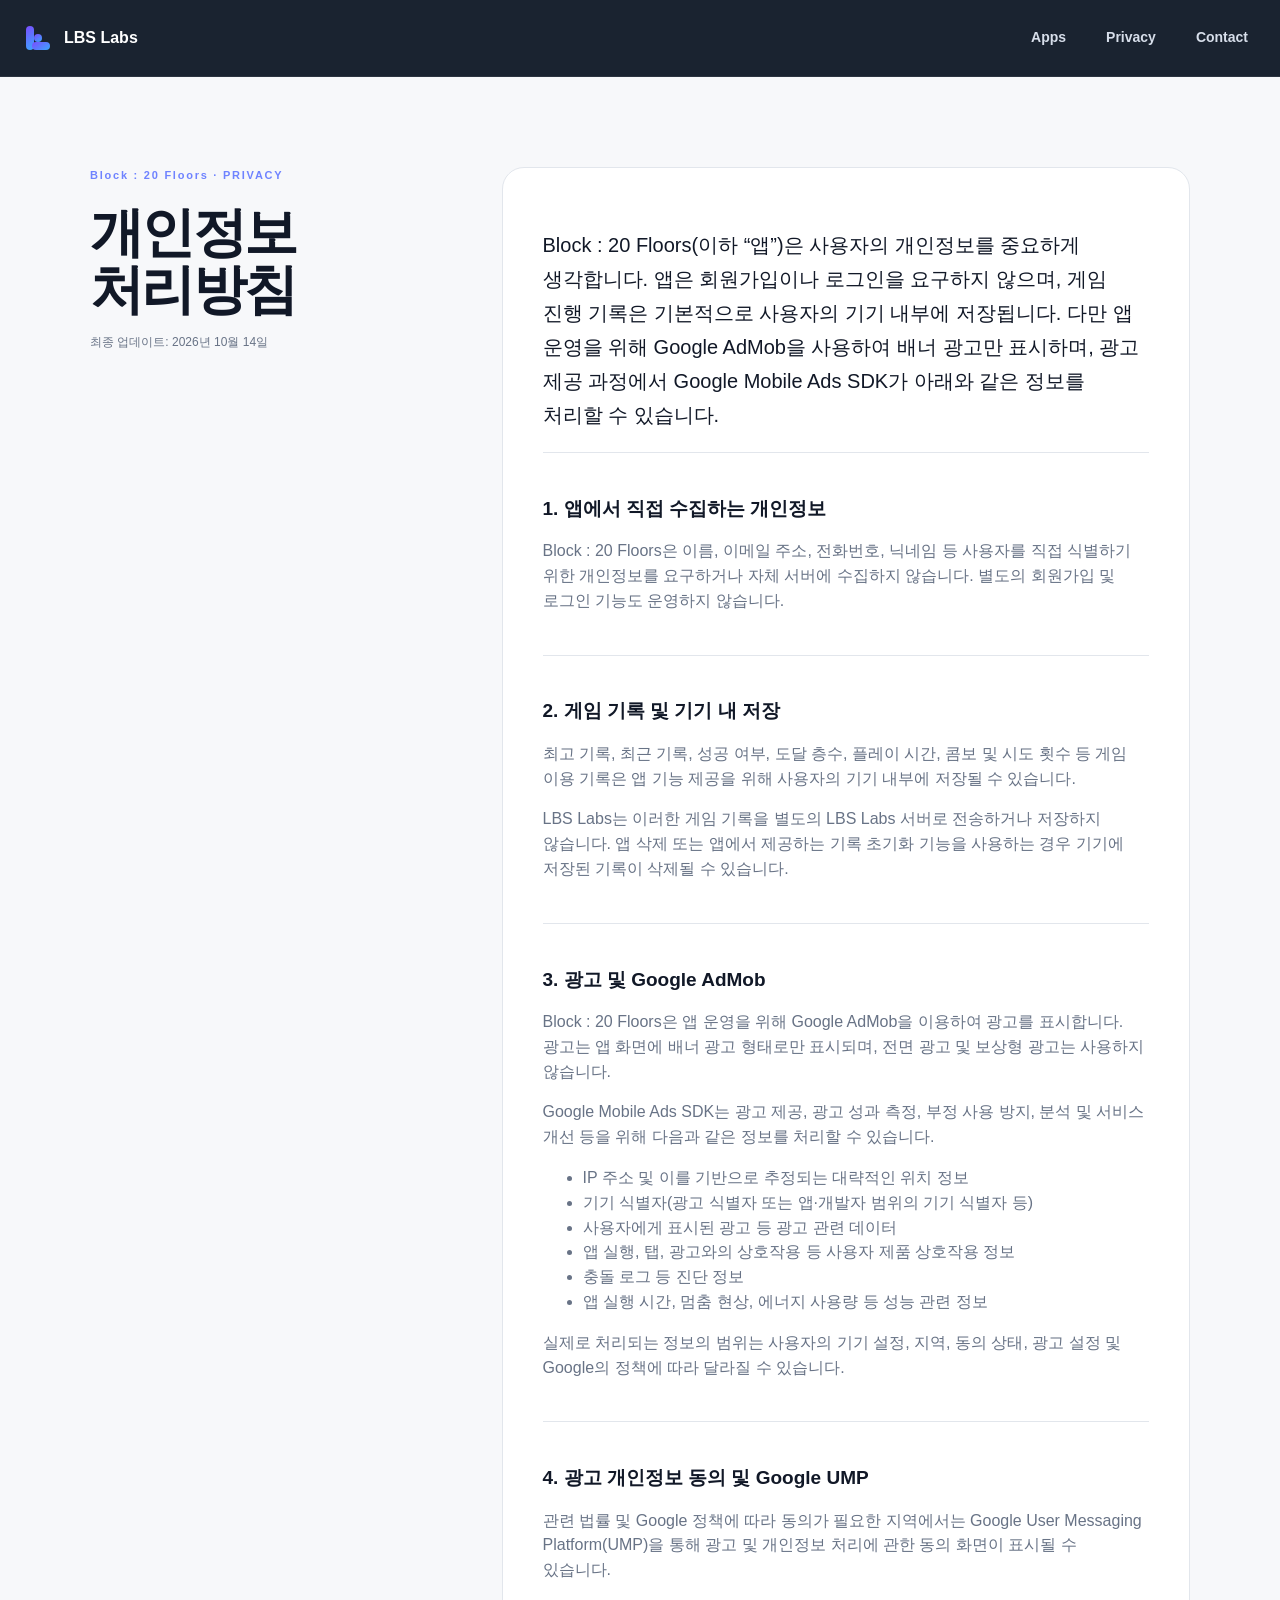
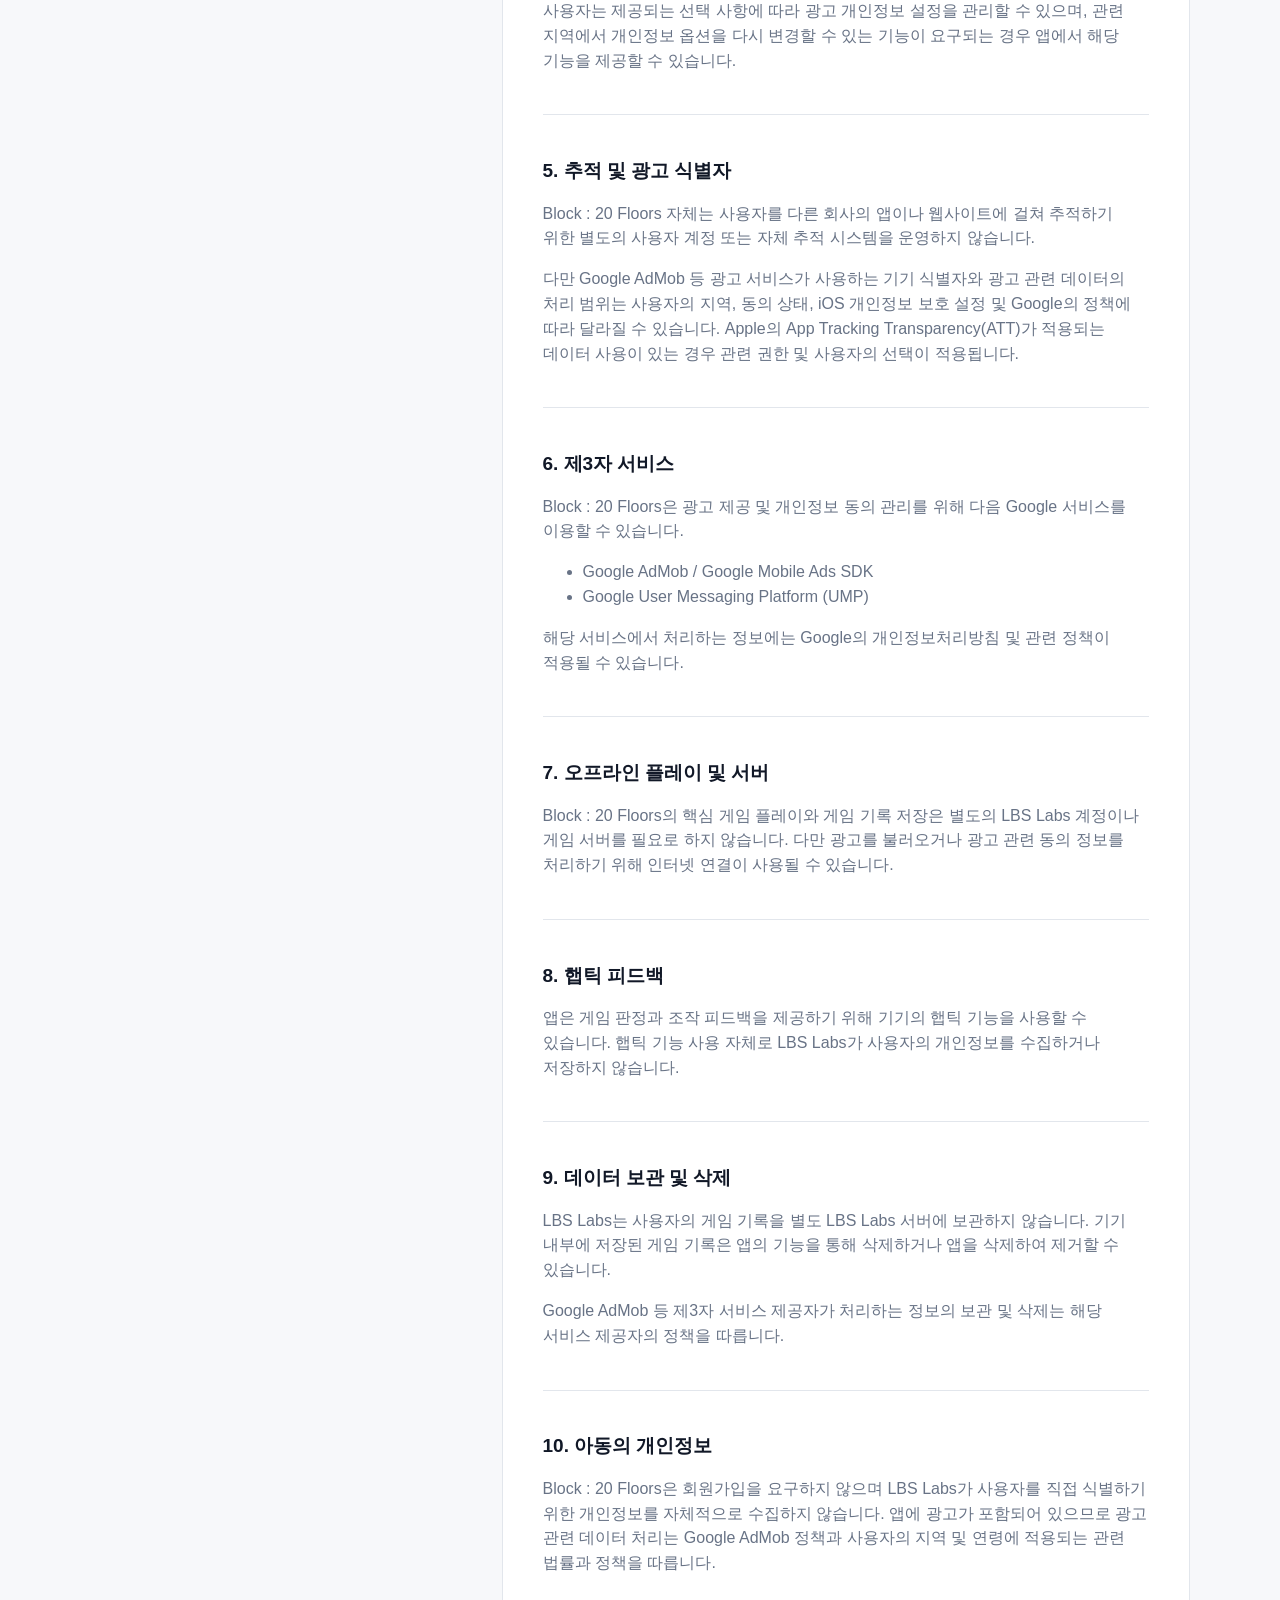
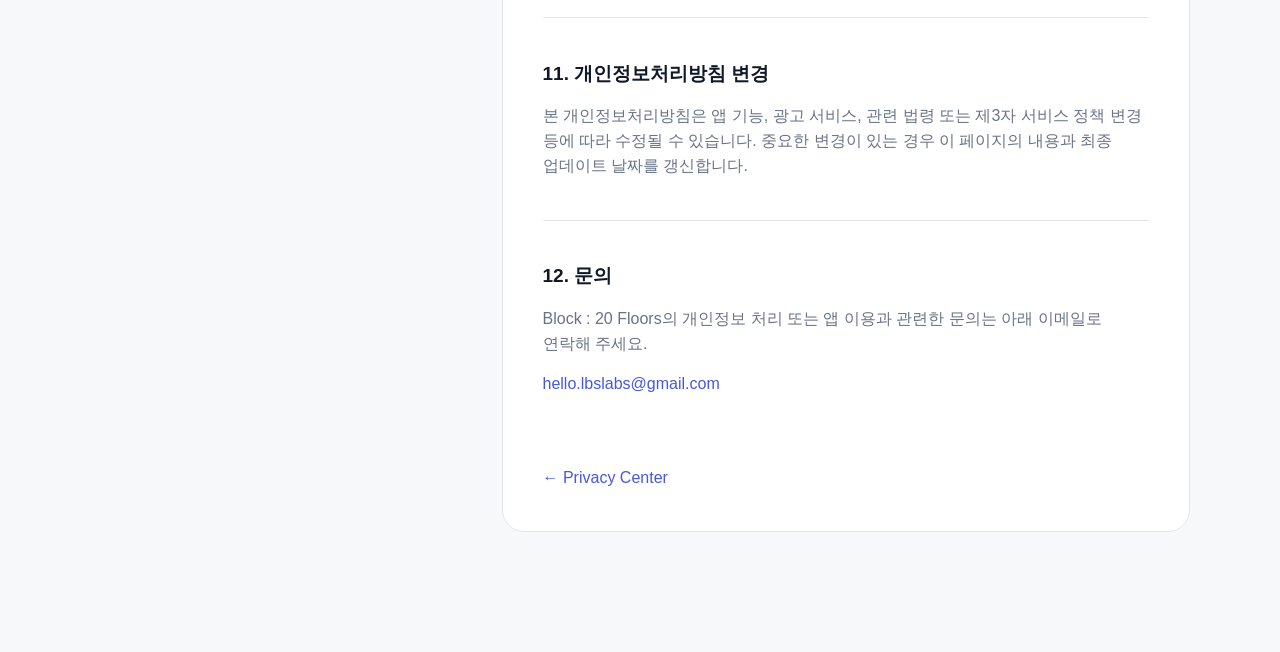
<file: privacy/kingstack/index.html>
<!doctype html>
<html lang="ko">
<head>
<meta charset="utf-8">
<meta name="viewport" content="width=device-width,initial-scale=1">
<meta name="description" content="Block : 20 Floors 개인정보처리방침">
<title>Block : 20 Floors 개인정보처리방침 — LBS Labs</title>
<link rel="stylesheet" href="../../styles.css">
<style>.policy-top-menu{display:flex;align-items:center;gap:24px}.policy-top-menu a{font-size:14px;font-weight:600;text-decoration:none}.policy-top-menu a:hover{text-decoration:underline}.policy-top-menu a:focus-visible{outline:2px solid currentColor;outline-offset:5px}@media(max-width:480px){.site-header .nav{flex-wrap:wrap;gap:12px;padding-top:14px;padding-bottom:14px}.policy-top-menu{gap:18px}}</style>
</head>
<body>
<header class="site-header"><div class="shell nav"><a class="brand" href="/"><span class="brand-mark"><i></i><b></b><em></em></span><strong>LBS Labs</strong></a><nav class="policy-top-menu" aria-label="Main navigation"><a href="/#apps">Apps</a><a href="/privacy/">Privacy</a><a href="/#contact">Contact</a></nav></div></header>
<main class="policy">
<div class="policy-shell">
<aside>
  <p class="eyebrow">Block : 20 Floors · PRIVACY</p>
  <h1>개인정보<br>처리방침</h1>
  <p>최종 업데이트: 2026년 10월 14일</p>
</aside>
<article>
<p class="policy-intro">Block : 20 Floors(이하 “앱”)은 사용자의 개인정보를 중요하게 생각합니다. 앱은 회원가입이나 로그인을 요구하지 않으며, 게임 진행 기록은 기본적으로 사용자의 기기 내부에 저장됩니다. 다만 앱 운영을 위해 Google AdMob을 사용하여 배너 광고만 표시하며, 광고 제공 과정에서 Google Mobile Ads SDK가 아래와 같은 정보를 처리할 수 있습니다.</p>

<section>
<h2>1. 앱에서 직접 수집하는 개인정보</h2>
<p>Block : 20 Floors은 이름, 이메일 주소, 전화번호, 닉네임 등 사용자를 직접 식별하기 위한 개인정보를 요구하거나 자체 서버에 수집하지 않습니다. 별도의 회원가입 및 로그인 기능도 운영하지 않습니다.</p>
</section>

<section>
<h2>2. 게임 기록 및 기기 내 저장</h2>
<p>최고 기록, 최근 기록, 성공 여부, 도달 층수, 플레이 시간, 콤보 및 시도 횟수 등 게임 이용 기록은 앱 기능 제공을 위해 사용자의 기기 내부에 저장될 수 있습니다.</p>
<p>LBS Labs는 이러한 게임 기록을 별도의 LBS Labs 서버로 전송하거나 저장하지 않습니다. 앱 삭제 또는 앱에서 제공하는 기록 초기화 기능을 사용하는 경우 기기에 저장된 기록이 삭제될 수 있습니다.</p>
</section>

<section>
<h2>3. 광고 및 Google AdMob</h2>
<p>Block : 20 Floors은 앱 운영을 위해 Google AdMob을 이용하여 광고를 표시합니다. 광고는 앱 화면에 배너 광고 형태로만 표시되며, 전면 광고 및 보상형 광고는 사용하지 않습니다.</p>
<p>Google Mobile Ads SDK는 광고 제공, 광고 성과 측정, 부정 사용 방지, 분석 및 서비스 개선 등을 위해 다음과 같은 정보를 처리할 수 있습니다.</p>
<ul>
  <li>IP 주소 및 이를 기반으로 추정되는 대략적인 위치 정보</li>
  <li>기기 식별자(광고 식별자 또는 앱·개발자 범위의 기기 식별자 등)</li>
  <li>사용자에게 표시된 광고 등 광고 관련 데이터</li>
  <li>앱 실행, 탭, 광고와의 상호작용 등 사용자 제품 상호작용 정보</li>
  <li>충돌 로그 등 진단 정보</li>
  <li>앱 실행 시간, 멈춤 현상, 에너지 사용량 등 성능 관련 정보</li>
</ul>
<p>실제로 처리되는 정보의 범위는 사용자의 기기 설정, 지역, 동의 상태, 광고 설정 및 Google의 정책에 따라 달라질 수 있습니다.</p>
</section>

<section>
<h2>4. 광고 개인정보 동의 및 Google UMP</h2>
<p>관련 법률 및 Google 정책에 따라 동의가 필요한 지역에서는 Google User Messaging Platform(UMP)을 통해 광고 및 개인정보 처리에 관한 동의 화면이 표시될 수 있습니다.</p>
<p>사용자는 제공되는 선택 사항에 따라 광고 개인정보 설정을 관리할 수 있으며, 관련 지역에서 개인정보 옵션을 다시 변경할 수 있는 기능이 요구되는 경우 앱에서 해당 기능을 제공할 수 있습니다.</p>
</section>

<section>
<h2>5. 추적 및 광고 식별자</h2>
<p>Block : 20 Floors 자체는 사용자를 다른 회사의 앱이나 웹사이트에 걸쳐 추적하기 위한 별도의 사용자 계정 또는 자체 추적 시스템을 운영하지 않습니다.</p>
<p>다만 Google AdMob 등 광고 서비스가 사용하는 기기 식별자와 광고 관련 데이터의 처리 범위는 사용자의 지역, 동의 상태, iOS 개인정보 보호 설정 및 Google의 정책에 따라 달라질 수 있습니다. Apple의 App Tracking Transparency(ATT)가 적용되는 데이터 사용이 있는 경우 관련 권한 및 사용자의 선택이 적용됩니다.</p>
</section>

<section>
<h2>6. 제3자 서비스</h2>
<p>Block : 20 Floors은 광고 제공 및 개인정보 동의 관리를 위해 다음 Google 서비스를 이용할 수 있습니다.</p>
<ul>
  <li>Google AdMob / Google Mobile Ads SDK</li>
  <li>Google User Messaging Platform (UMP)</li>
</ul>
<p>해당 서비스에서 처리하는 정보에는 Google의 개인정보처리방침 및 관련 정책이 적용될 수 있습니다.</p>
</section>

<section>
<h2>7. 오프라인 플레이 및 서버</h2>
<p>Block : 20 Floors의 핵심 게임 플레이와 게임 기록 저장은 별도의 LBS Labs 계정이나 게임 서버를 필요로 하지 않습니다. 다만 광고를 불러오거나 광고 관련 동의 정보를 처리하기 위해 인터넷 연결이 사용될 수 있습니다.</p>
</section>

<section>
<h2>8. 햅틱 피드백</h2>
<p>앱은 게임 판정과 조작 피드백을 제공하기 위해 기기의 햅틱 기능을 사용할 수 있습니다. 햅틱 기능 사용 자체로 LBS Labs가 사용자의 개인정보를 수집하거나 저장하지 않습니다.</p>
</section>

<section>
<h2>9. 데이터 보관 및 삭제</h2>
<p>LBS Labs는 사용자의 게임 기록을 별도 LBS Labs 서버에 보관하지 않습니다. 기기 내부에 저장된 게임 기록은 앱의 기능을 통해 삭제하거나 앱을 삭제하여 제거할 수 있습니다.</p>
<p>Google AdMob 등 제3자 서비스 제공자가 처리하는 정보의 보관 및 삭제는 해당 서비스 제공자의 정책을 따릅니다.</p>
</section>

<section>
<h2>10. 아동의 개인정보</h2>
<p>Block : 20 Floors은 회원가입을 요구하지 않으며 LBS Labs가 사용자를 직접 식별하기 위한 개인정보를 자체적으로 수집하지 않습니다. 앱에 광고가 포함되어 있으므로 광고 관련 데이터 처리는 Google AdMob 정책과 사용자의 지역 및 연령에 적용되는 관련 법률과 정책을 따릅니다.</p>
</section>

<section>
<h2>11. 개인정보처리방침 변경</h2>
<p>본 개인정보처리방침은 앱 기능, 광고 서비스, 관련 법령 또는 제3자 서비스 정책 변경 등에 따라 수정될 수 있습니다. 중요한 변경이 있는 경우 이 페이지의 내용과 최종 업데이트 날짜를 갱신합니다.</p>
</section>

<section>
<h2>12. 문의</h2>
<p>Block : 20 Floors의 개인정보 처리 또는 앱 이용과 관련한 문의는 아래 이메일로 연락해 주세요.</p>
<p><a href="mailto:hello.lbslabs@gmail.com">hello.lbslabs@gmail.com</a></p>
</section>

<a class="policy-back" href="../">← Privacy Center</a>
</article>
</div>
</main>

<style>
.policy{background:#f7f8fa;padding:90px 0 120px}
.policy-shell{width:min(calc(100% - 48px),1100px);margin:auto;display:grid;grid-template-columns:.65fr 1.35fr;gap:80px}
.policy aside{position:sticky;top:120px;align-self:start}
.policy h1{font-size:54px;line-height:1.05;letter-spacing:-.05em;margin:0 0 16px}
.policy aside>p:last-child{color:#687386;font-size:12px}
.policy article{background:#fff;border:1px solid #e2e6ec;border-radius:22px;padding:40px}
.policy-intro{font-size:20px;line-height:1.7}
.policy section{padding:25px 0;border-top:1px solid #e2e6ec}
.policy h2{font-size:19px}
.policy section p,.policy li{color:#687386}
.policy a{color:#4859d7}
.policy-back{display:inline-block;margin-top:28px}
@media(max-width:760px){.policy-shell{grid-template-columns:1fr}.policy aside{position:static}.policy article{padding:24px}.policy{padding-top:60px}}
</style>
</body>
</html>
</file>
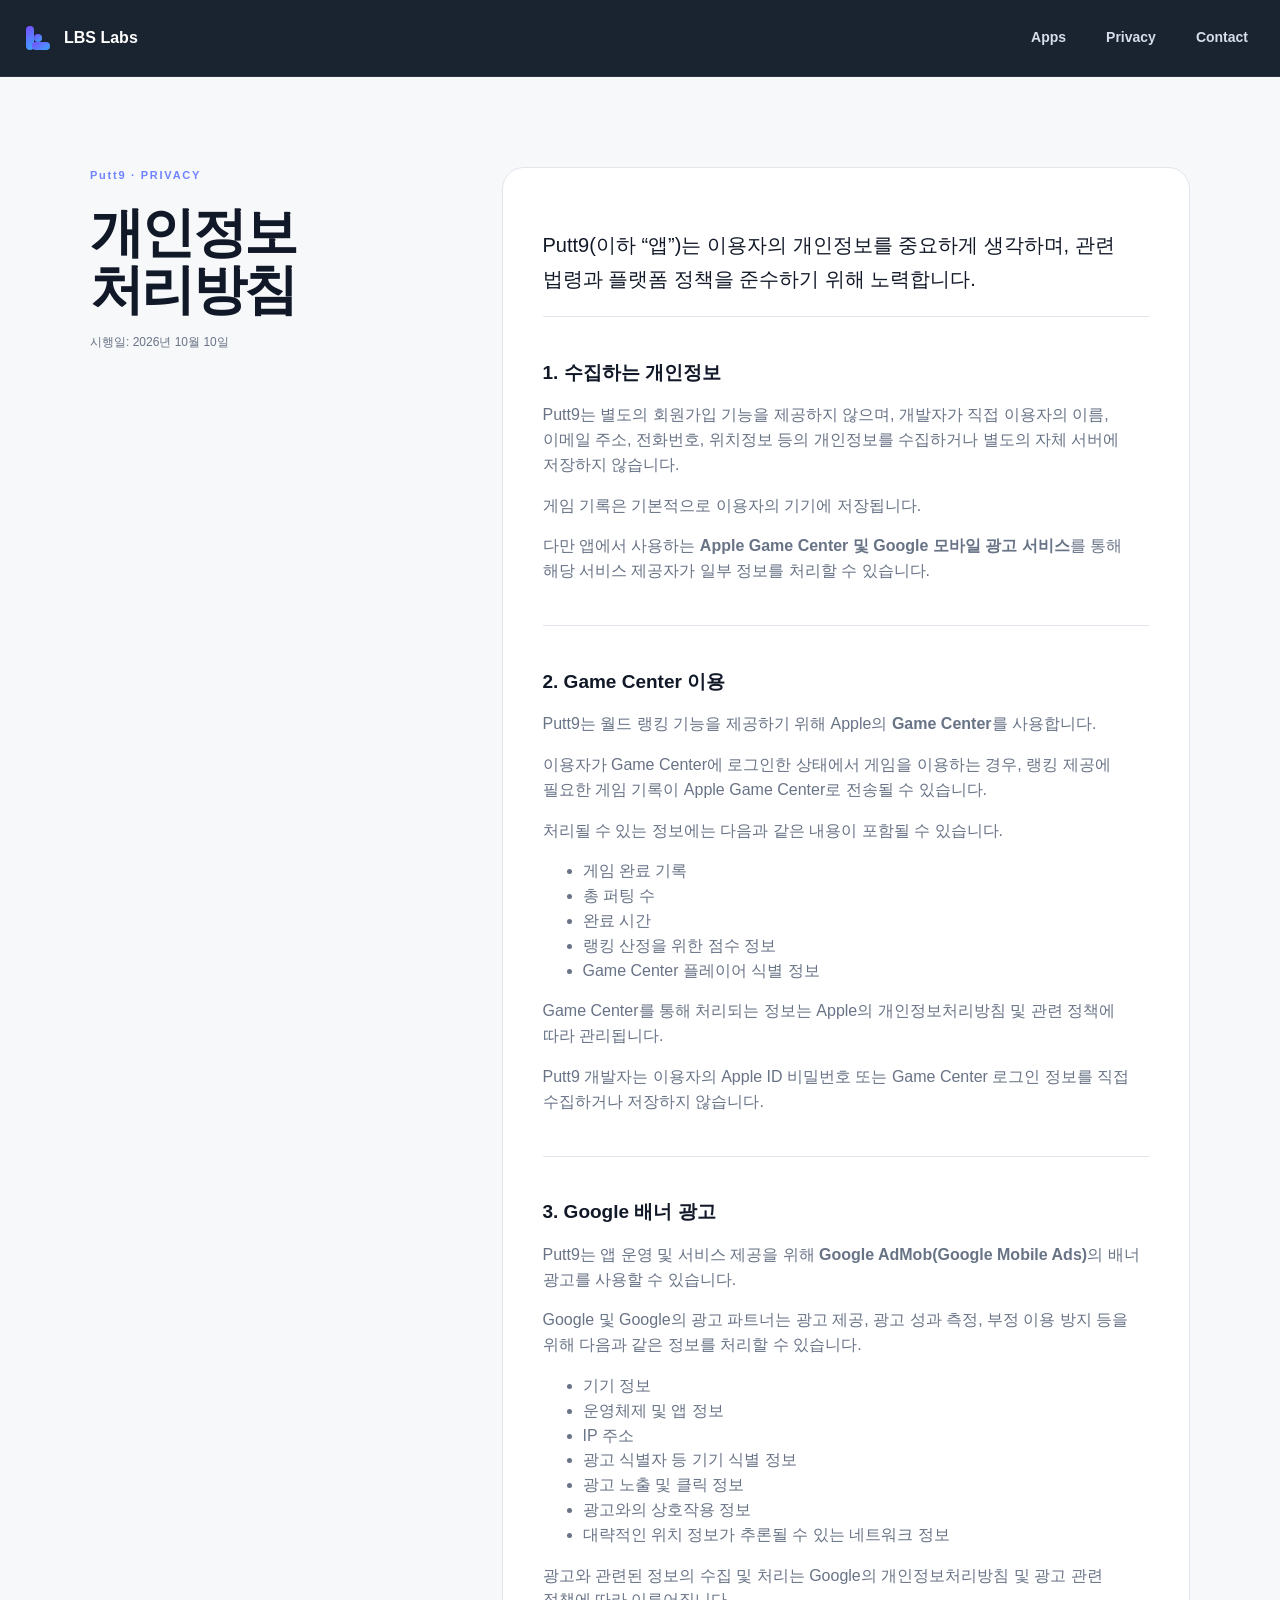
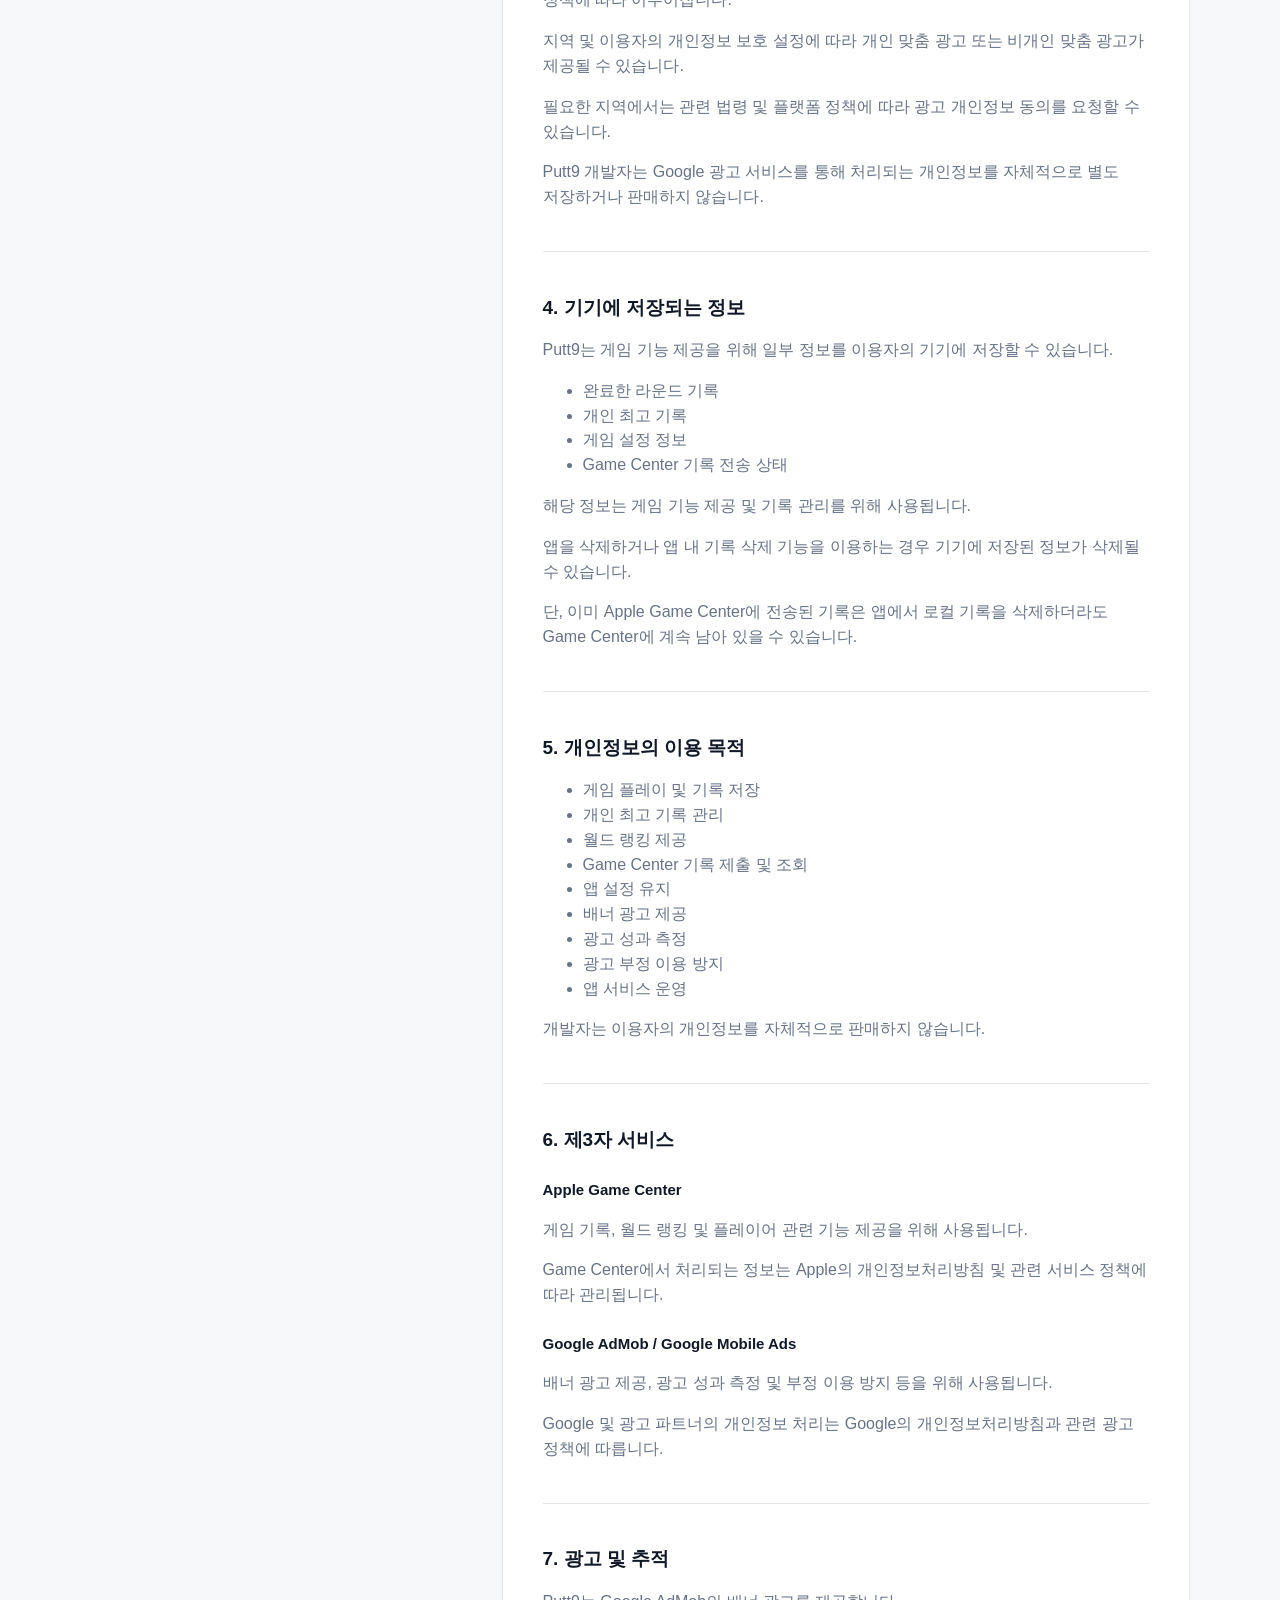
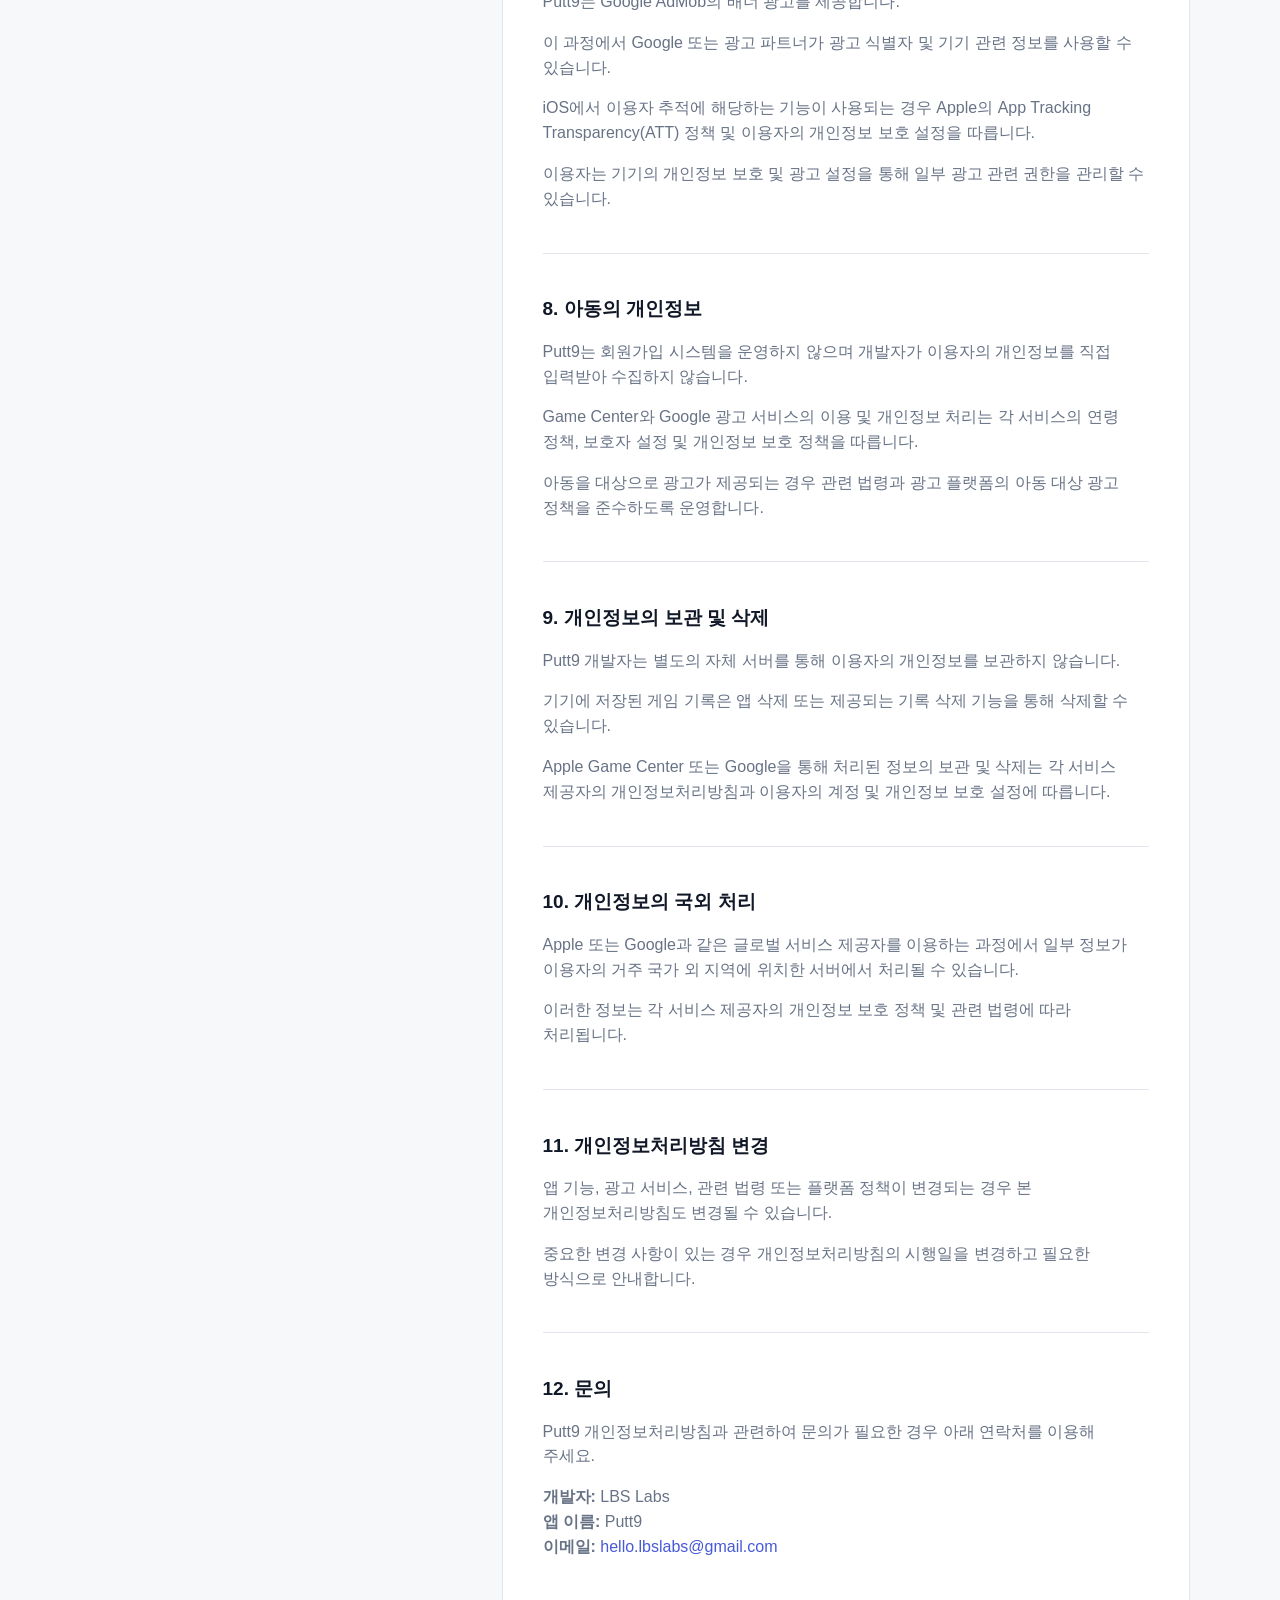
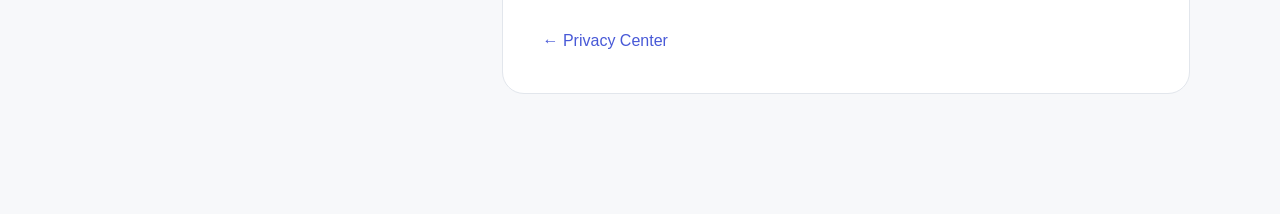
<file: privacy/putt9/index.html>
<!doctype html>
<html lang="ko">
<head>
<meta charset="utf-8">
<meta name="viewport" content="width=device-width,initial-scale=1">
<meta name="description" content="Putt9 개인정보처리방침">
<title>Putt9 개인정보처리방침 — LBS Labs</title>
<link rel="stylesheet" href="../../styles.css">
</head>
<body>
<header class="site-header"><div class="shell nav"><a class="brand" href="/"><span class="brand-mark"><i></i><b></b><em></em></span><strong>LBS Labs</strong></a><nav class="policy-top-menu" aria-label="Main navigation"><a href="/#apps">Apps</a><a href="/privacy/">Privacy</a><a href="/#contact">Contact</a></nav></div></header><style>.policy-top-menu{display:flex;align-items:center;gap:24px}.policy-top-menu a{font-size:14px;font-weight:600;text-decoration:none}.policy-top-menu a:hover{text-decoration:underline}.policy-top-menu a:focus-visible{outline:2px solid currentColor;outline-offset:5px}@media(max-width:480px){.site-header .nav{flex-wrap:wrap;gap:12px;padding-top:14px;padding-bottom:14px}.policy-top-menu{gap:18px}}</style><main class="policy"><div class="policy-shell">
<aside><p class="eyebrow">Putt9 · PRIVACY</p><h1>개인정보<br>처리방침</h1><p>시행일: 2026년 10월 10일</p></aside>
<article>
<p class="policy-intro">Putt9(이하 “앱”)는 이용자의 개인정보를 중요하게 생각하며, 관련 법령과 플랫폼 정책을 준수하기 위해 노력합니다.</p>

<section><h2>1. 수집하는 개인정보</h2><p>Putt9는 별도의 회원가입 기능을 제공하지 않으며, 개발자가 직접 이용자의 이름, 이메일 주소, 전화번호, 위치정보 등의 개인정보를 수집하거나 별도의 자체 서버에 저장하지 않습니다.</p><p>게임 기록은 기본적으로 이용자의 기기에 저장됩니다.</p><p>다만 앱에서 사용하는 <strong>Apple Game Center 및 Google 모바일 광고 서비스</strong>를 통해 해당 서비스 제공자가 일부 정보를 처리할 수 있습니다.</p></section>

<section><h2>2. Game Center 이용</h2><p>Putt9는 월드 랭킹 기능을 제공하기 위해 Apple의 <strong>Game Center</strong>를 사용합니다.</p><p>이용자가 Game Center에 로그인한 상태에서 게임을 이용하는 경우, 랭킹 제공에 필요한 게임 기록이 Apple Game Center로 전송될 수 있습니다.</p><p>처리될 수 있는 정보에는 다음과 같은 내용이 포함될 수 있습니다.</p><ul><li>게임 완료 기록</li><li>총 퍼팅 수</li><li>완료 시간</li><li>랭킹 산정을 위한 점수 정보</li><li>Game Center 플레이어 식별 정보</li></ul><p>Game Center를 통해 처리되는 정보는 Apple의 개인정보처리방침 및 관련 정책에 따라 관리됩니다.</p><p>Putt9 개발자는 이용자의 Apple ID 비밀번호 또는 Game Center 로그인 정보를 직접 수집하거나 저장하지 않습니다.</p></section>

<section><h2>3. Google 배너 광고</h2><p>Putt9는 앱 운영 및 서비스 제공을 위해 <strong>Google AdMob(Google Mobile Ads)</strong>의 배너 광고를 사용할 수 있습니다.</p><p>Google 및 Google의 광고 파트너는 광고 제공, 광고 성과 측정, 부정 이용 방지 등을 위해 다음과 같은 정보를 처리할 수 있습니다.</p><ul><li>기기 정보</li><li>운영체제 및 앱 정보</li><li>IP 주소</li><li>광고 식별자 등 기기 식별 정보</li><li>광고 노출 및 클릭 정보</li><li>광고와의 상호작용 정보</li><li>대략적인 위치 정보가 추론될 수 있는 네트워크 정보</li></ul><p>광고와 관련된 정보의 수집 및 처리는 Google의 개인정보처리방침 및 광고 관련 정책에 따라 이루어집니다.</p><p>지역 및 이용자의 개인정보 보호 설정에 따라 개인 맞춤 광고 또는 비개인 맞춤 광고가 제공될 수 있습니다.</p><p>필요한 지역에서는 관련 법령 및 플랫폼 정책에 따라 광고 개인정보 동의를 요청할 수 있습니다.</p><p>Putt9 개발자는 Google 광고 서비스를 통해 처리되는 개인정보를 자체적으로 별도 저장하거나 판매하지 않습니다.</p></section>

<section><h2>4. 기기에 저장되는 정보</h2><p>Putt9는 게임 기능 제공을 위해 일부 정보를 이용자의 기기에 저장할 수 있습니다.</p><ul><li>완료한 라운드 기록</li><li>개인 최고 기록</li><li>게임 설정 정보</li><li>Game Center 기록 전송 상태</li></ul><p>해당 정보는 게임 기능 제공 및 기록 관리를 위해 사용됩니다.</p><p>앱을 삭제하거나 앱 내 기록 삭제 기능을 이용하는 경우 기기에 저장된 정보가 삭제될 수 있습니다.</p><p>단, 이미 Apple Game Center에 전송된 기록은 앱에서 로컬 기록을 삭제하더라도 Game Center에 계속 남아 있을 수 있습니다.</p></section>

<section><h2>5. 개인정보의 이용 목적</h2><ul><li>게임 플레이 및 기록 저장</li><li>개인 최고 기록 관리</li><li>월드 랭킹 제공</li><li>Game Center 기록 제출 및 조회</li><li>앱 설정 유지</li><li>배너 광고 제공</li><li>광고 성과 측정</li><li>광고 부정 이용 방지</li><li>앱 서비스 운영</li></ul><p>개발자는 이용자의 개인정보를 자체적으로 판매하지 않습니다.</p></section>

<section><h2>6. 제3자 서비스</h2><h3>Apple Game Center</h3><p>게임 기록, 월드 랭킹 및 플레이어 관련 기능 제공을 위해 사용됩니다.</p><p>Game Center에서 처리되는 정보는 Apple의 개인정보처리방침 및 관련 서비스 정책에 따라 관리됩니다.</p><h3>Google AdMob / Google Mobile Ads</h3><p>배너 광고 제공, 광고 성과 측정 및 부정 이용 방지 등을 위해 사용됩니다.</p><p>Google 및 광고 파트너의 개인정보 처리는 Google의 개인정보처리방침과 관련 광고 정책에 따릅니다.</p></section>

<section><h2>7. 광고 및 추적</h2><p>Putt9는 Google AdMob의 배너 광고를 제공합니다.</p><p>이 과정에서 Google 또는 광고 파트너가 광고 식별자 및 기기 관련 정보를 사용할 수 있습니다.</p><p>iOS에서 이용자 추적에 해당하는 기능이 사용되는 경우 Apple의 App Tracking Transparency(ATT) 정책 및 이용자의 개인정보 보호 설정을 따릅니다.</p><p>이용자는 기기의 개인정보 보호 및 광고 설정을 통해 일부 광고 관련 권한을 관리할 수 있습니다.</p></section>

<section><h2>8. 아동의 개인정보</h2><p>Putt9는 회원가입 시스템을 운영하지 않으며 개발자가 이용자의 개인정보를 직접 입력받아 수집하지 않습니다.</p><p>Game Center와 Google 광고 서비스의 이용 및 개인정보 처리는 각 서비스의 연령 정책, 보호자 설정 및 개인정보 보호 정책을 따릅니다.</p><p>아동을 대상으로 광고가 제공되는 경우 관련 법령과 광고 플랫폼의 아동 대상 광고 정책을 준수하도록 운영합니다.</p></section>

<section><h2>9. 개인정보의 보관 및 삭제</h2><p>Putt9 개발자는 별도의 자체 서버를 통해 이용자의 개인정보를 보관하지 않습니다.</p><p>기기에 저장된 게임 기록은 앱 삭제 또는 제공되는 기록 삭제 기능을 통해 삭제할 수 있습니다.</p><p>Apple Game Center 또는 Google을 통해 처리된 정보의 보관 및 삭제는 각 서비스 제공자의 개인정보처리방침과 이용자의 계정 및 개인정보 보호 설정에 따릅니다.</p></section>

<section><h2>10. 개인정보의 국외 처리</h2><p>Apple 또는 Google과 같은 글로벌 서비스 제공자를 이용하는 과정에서 일부 정보가 이용자의 거주 국가 외 지역에 위치한 서버에서 처리될 수 있습니다.</p><p>이러한 정보는 각 서비스 제공자의 개인정보 보호 정책 및 관련 법령에 따라 처리됩니다.</p></section>

<section><h2>11. 개인정보처리방침 변경</h2><p>앱 기능, 광고 서비스, 관련 법령 또는 플랫폼 정책이 변경되는 경우 본 개인정보처리방침도 변경될 수 있습니다.</p><p>중요한 변경 사항이 있는 경우 개인정보처리방침의 시행일을 변경하고 필요한 방식으로 안내합니다.</p></section>

<section><h2>12. 문의</h2><p>Putt9 개인정보처리방침과 관련하여 문의가 필요한 경우 아래 연락처를 이용해 주세요.</p><p><strong>개발자:</strong> LBS Labs<br><strong>앱 이름:</strong> Putt9<br><strong>이메일:</strong> <a href="mailto:hello.lbslabs@gmail.com">hello.lbslabs@gmail.com</a></p></section>

<a class="policy-back" href="../">← Privacy Center</a>
</article></div></main>
<style>
.policy{background:#f7f8fa;padding:90px 0 120px}.policy-shell{width:min(calc(100% - 48px),1100px);margin:auto;display:grid;grid-template-columns:.65fr 1.35fr;gap:80px}.policy aside{position:sticky;top:120px;align-self:start}.policy h1{font-size:54px;line-height:1.05;letter-spacing:-.05em;margin:0 0 16px}.policy aside>p:last-child{color:#687386;font-size:12px}.policy article{background:#fff;border:1px solid #e2e6ec;border-radius:22px;padding:40px}.policy-intro{font-size:20px;line-height:1.7}.policy section{padding:25px 0;border-top:1px solid #e2e6ec}.policy h2{font-size:19px}.policy h3{font-size:15px;margin-top:24px}.policy section p,.policy li{color:#687386}.policy a{color:#4859d7}.policy-back{display:inline-block;margin-top:28px}@media(max-width:760px){.policy-shell{grid-template-columns:1fr}.policy aside{position:static}.policy article{padding:24px}.policy{padding-top:60px}}
</style>
</body></html>
</file>
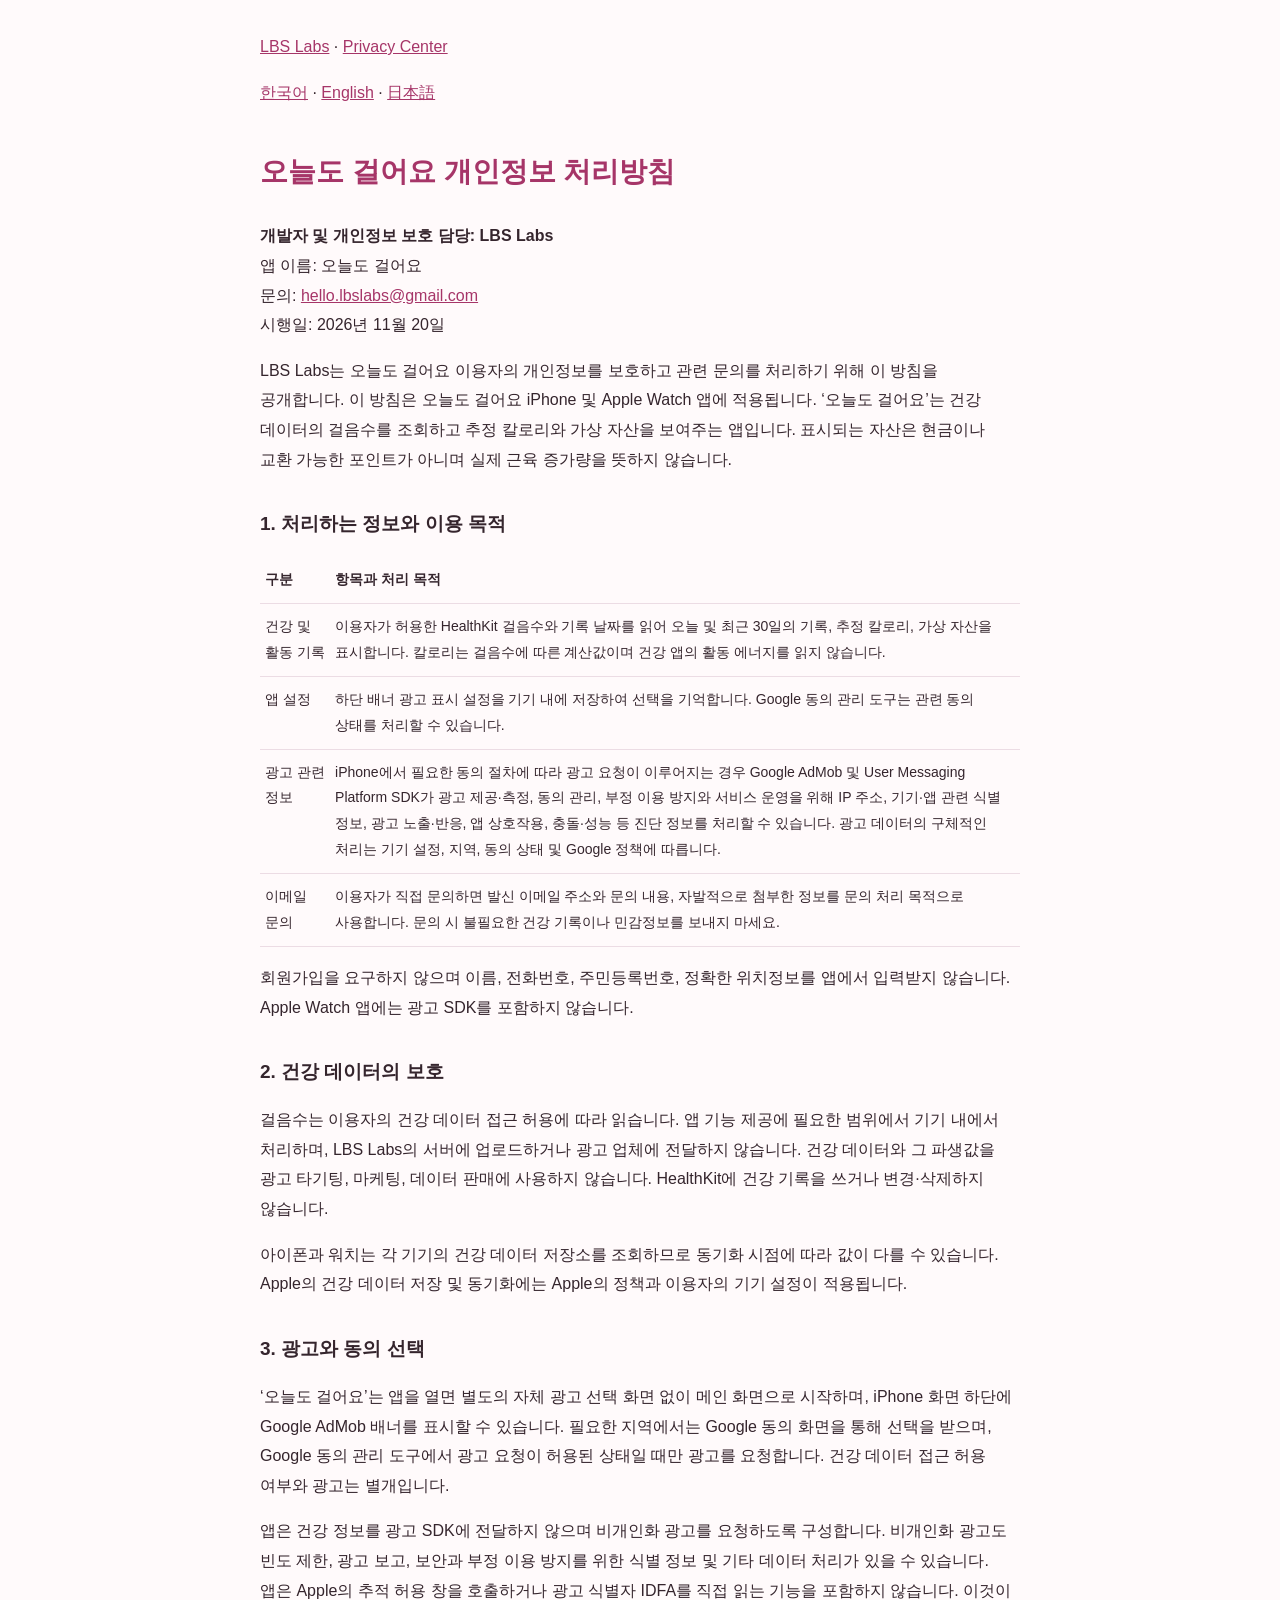
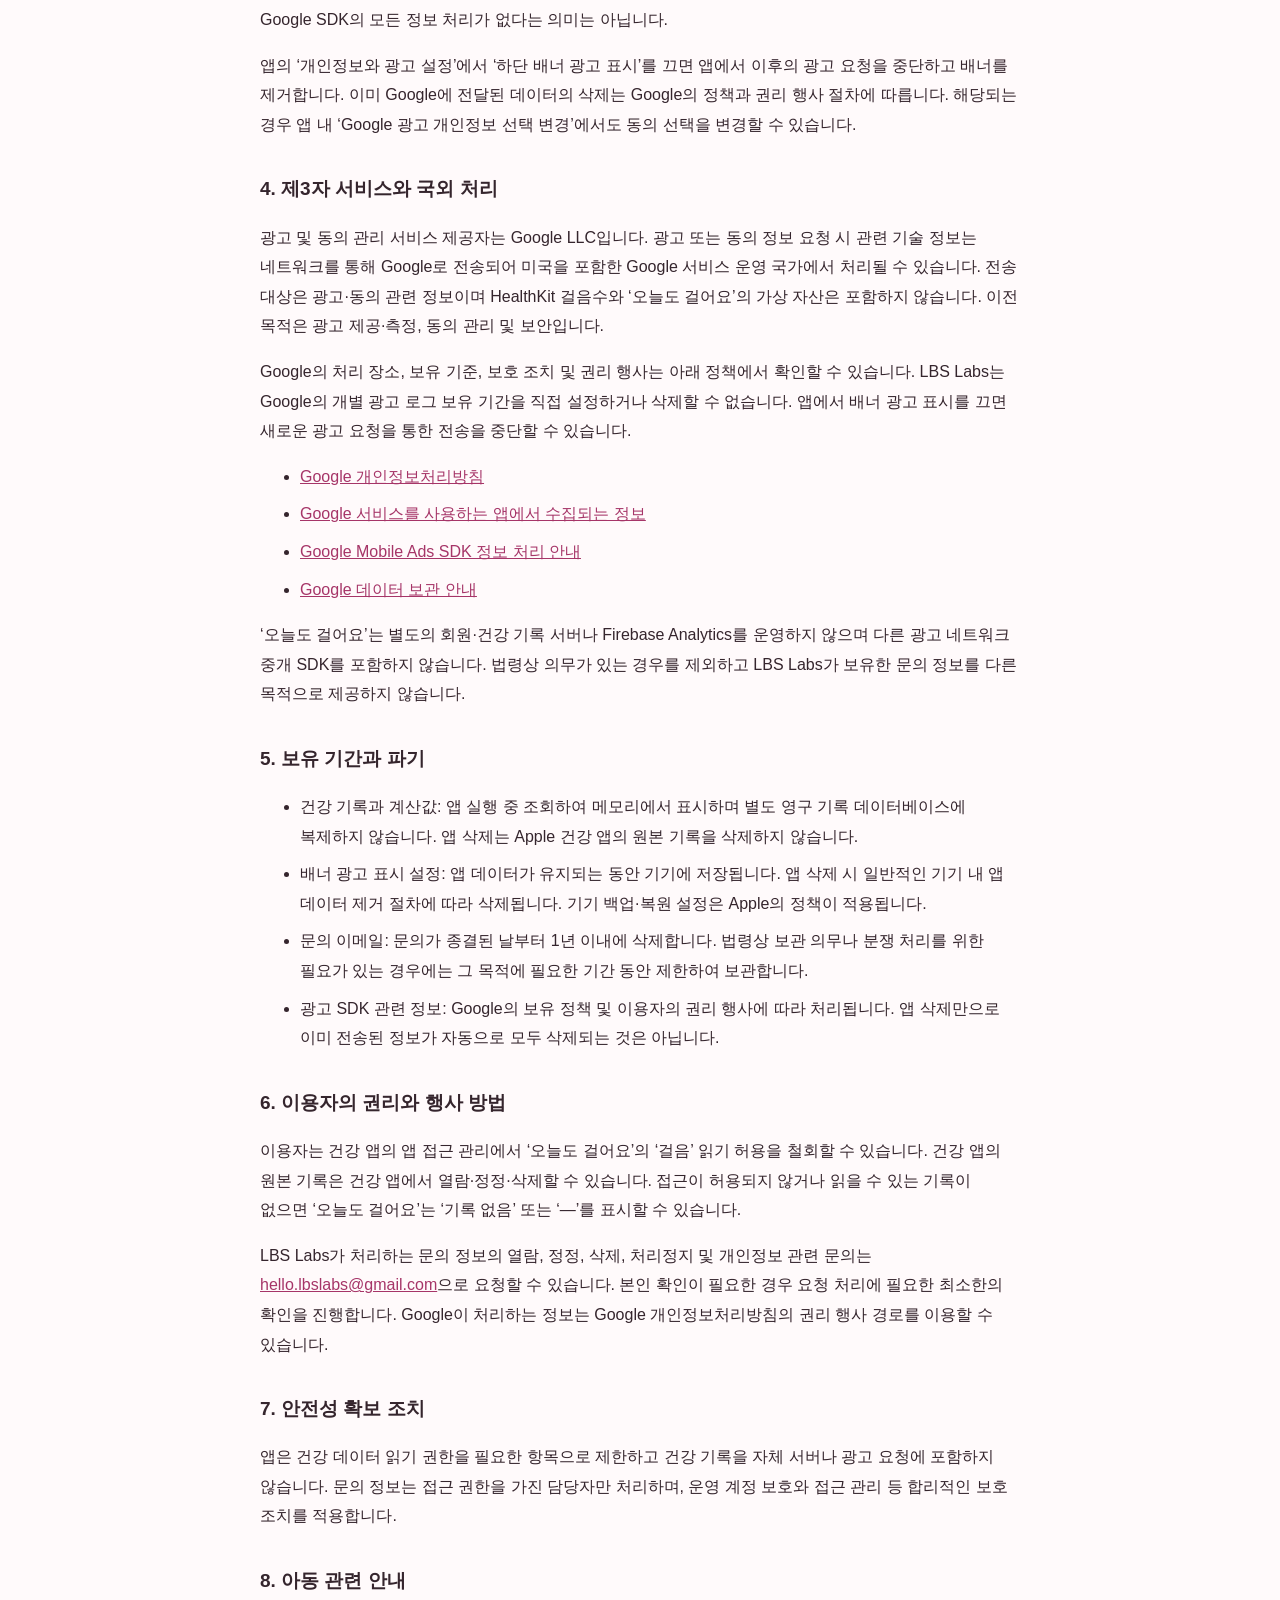
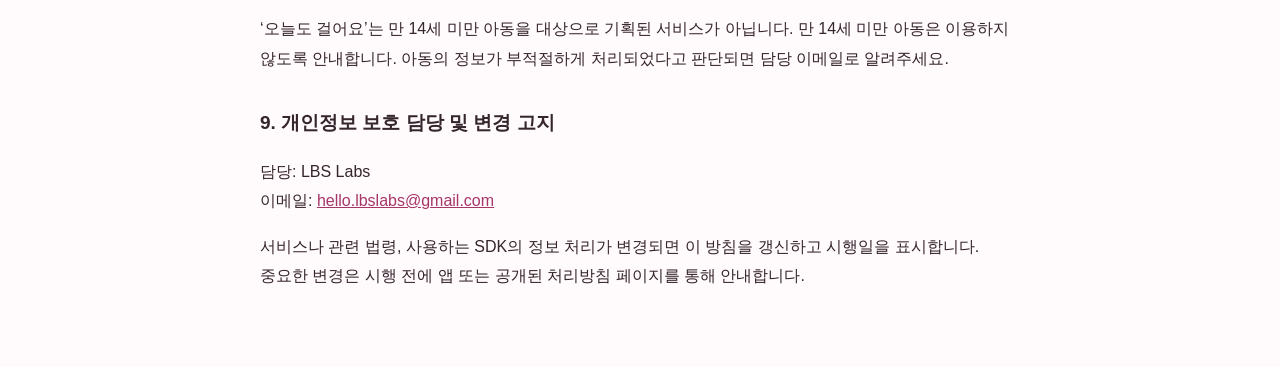
<file: todaywalk-privacy.html>
<!doctype html><html lang="ko"><head><meta charset="utf-8"><meta name="viewport" content="width=device-width,initial-scale=1"><title>TodayWalk · 오늘도 걸어요 · 今日も歩こう — Privacy | LBS Labs</title><style>body{font-family:-apple-system,BlinkMacSystemFont,sans-serif;max-width:760px;margin:0 auto;padding:32px 22px 60px;color:#35252d;background:#fffafb;line-height:1.85;word-break:keep-all}h1{font-size:28px;color:#a63568}h2{font-size:19px;margin-top:32px}a{color:#a63568}li{margin:8px 0}small{color:#755d68}table{width:100%;border-collapse:collapse;font-size:14px}td,th{padding:10px 5px;border-bottom:1px solid #ecdce4;text-align:left;vertical-align:top}nav{padding:16px 0;position:sticky;top:0;background:#fffafb}section{scroll-margin-top:80px}</style></head><body><header><a href="./">LBS Labs</a> · <a href="privacy/">Privacy Center</a></header><nav aria-label="Language"><a href="#ko" lang="ko">한국어</a> · <a href="#en" lang="en">English</a> · <a href="#ja" lang="ja">日本語</a></nav><main><section id="ko" lang="ko">
<h1>오늘도 걸어요 개인정보 처리방침</h1>
<p><strong>개발자 및 개인정보 보호 담당: LBS Labs</strong><br>앱 이름: 오늘도 걸어요<br>문의: <a href="mailto:hello.lbslabs@gmail.com">hello.lbslabs@gmail.com</a><br>시행일: 2026년 11월 20일</p>
<p>LBS Labs는 오늘도 걸어요 이용자의 개인정보를 보호하고 관련 문의를 처리하기 위해 이 방침을 공개합니다. 이 방침은 오늘도 걸어요 iPhone 및 Apple Watch 앱에 적용됩니다. ‘오늘도 걸어요’는 건강 데이터의 걸음수를 조회하고 추정 칼로리와 가상 자산을 보여주는 앱입니다. 표시되는 자산은 현금이나 교환 가능한 포인트가 아니며 실제 근육 증가량을 뜻하지 않습니다.</p>
<h2>1. 처리하는 정보와 이용 목적</h2>
<table><tr><th>구분</th><th>항목과 처리 목적</th></tr><tr><td>건강 및 활동 기록</td><td>이용자가 허용한 HealthKit 걸음수와 기록 날짜를 읽어 오늘 및 최근 30일의 기록, 추정 칼로리, 가상 자산을 표시합니다. 칼로리는 걸음수에 따른 계산값이며 건강 앱의 활동 에너지를 읽지 않습니다.</td></tr><tr><td>앱 설정</td><td>하단 배너 광고 표시 설정을 기기 내에 저장하여 선택을 기억합니다. Google 동의 관리 도구는 관련 동의 상태를 처리할 수 있습니다.</td></tr><tr><td>광고 관련 정보</td><td>iPhone에서 필요한 동의 절차에 따라 광고 요청이 이루어지는 경우 Google AdMob 및 User Messaging Platform SDK가 광고 제공·측정, 동의 관리, 부정 이용 방지와 서비스 운영을 위해 IP 주소, 기기·앱 관련 식별 정보, 광고 노출·반응, 앱 상호작용, 충돌·성능 등 진단 정보를 처리할 수 있습니다. 광고 데이터의 구체적인 처리는 기기 설정, 지역, 동의 상태 및 Google 정책에 따릅니다.</td></tr><tr><td>이메일 문의</td><td>이용자가 직접 문의하면 발신 이메일 주소와 문의 내용, 자발적으로 첨부한 정보를 문의 처리 목적으로 사용합니다. 문의 시 불필요한 건강 기록이나 민감정보를 보내지 마세요.</td></tr></table>
<p>회원가입을 요구하지 않으며 이름, 전화번호, 주민등록번호, 정확한 위치정보를 앱에서 입력받지 않습니다. Apple Watch 앱에는 광고 SDK를 포함하지 않습니다.</p>
<h2>2. 건강 데이터의 보호</h2>
<p>걸음수는 이용자의 건강 데이터 접근 허용에 따라 읽습니다. 앱 기능 제공에 필요한 범위에서 기기 내에서 처리하며, LBS Labs의 서버에 업로드하거나 광고 업체에 전달하지 않습니다. 건강 데이터와 그 파생값을 광고 타기팅, 마케팅, 데이터 판매에 사용하지 않습니다. HealthKit에 건강 기록을 쓰거나 변경·삭제하지 않습니다.</p>
<p>아이폰과 워치는 각 기기의 건강 데이터 저장소를 조회하므로 동기화 시점에 따라 값이 다를 수 있습니다. Apple의 건강 데이터 저장 및 동기화에는 Apple의 정책과 이용자의 기기 설정이 적용됩니다.</p>
<h2>3. 광고와 동의 선택</h2>
<p>‘오늘도 걸어요’는 앱을 열면 별도의 자체 광고 선택 화면 없이 메인 화면으로 시작하며, iPhone 화면 하단에 Google AdMob 배너를 표시할 수 있습니다. 필요한 지역에서는 Google 동의 화면을 통해 선택을 받으며, Google 동의 관리 도구에서 광고 요청이 허용된 상태일 때만 광고를 요청합니다. 건강 데이터 접근 허용 여부와 광고는 별개입니다.</p>
<p>앱은 건강 정보를 광고 SDK에 전달하지 않으며 비개인화 광고를 요청하도록 구성합니다. 비개인화 광고도 빈도 제한, 광고 보고, 보안과 부정 이용 방지를 위한 식별 정보 및 기타 데이터 처리가 있을 수 있습니다. 앱은 Apple의 추적 허용 창을 호출하거나 광고 식별자 IDFA를 직접 읽는 기능을 포함하지 않습니다. 이것이 Google SDK의 모든 정보 처리가 없다는 의미는 아닙니다.</p>
<p>앱의 ‘개인정보와 광고 설정’에서 ‘하단 배너 광고 표시’를 끄면 앱에서 이후의 광고 요청을 중단하고 배너를 제거합니다. 이미 Google에 전달된 데이터의 삭제는 Google의 정책과 권리 행사 절차에 따릅니다. 해당되는 경우 앱 내 ‘Google 광고 개인정보 선택 변경’에서도 동의 선택을 변경할 수 있습니다.</p>
<h2>4. 제3자 서비스와 국외 처리</h2>
<p>광고 및 동의 관리 서비스 제공자는 Google LLC입니다. 광고 또는 동의 정보 요청 시 관련 기술 정보는 네트워크를 통해 Google로 전송되어 미국을 포함한 Google 서비스 운영 국가에서 처리될 수 있습니다. 전송 대상은 광고·동의 관련 정보이며 HealthKit 걸음수와 ‘오늘도 걸어요’의 가상 자산은 포함하지 않습니다. 이전 목적은 광고 제공·측정, 동의 관리 및 보안입니다.</p>
<p>Google의 처리 장소, 보유 기준, 보호 조치 및 권리 행사는 아래 정책에서 확인할 수 있습니다. LBS Labs는 Google의 개별 광고 로그 보유 기간을 직접 설정하거나 삭제할 수 없습니다. 앱에서 배너 광고 표시를 끄면 새로운 광고 요청을 통한 전송을 중단할 수 있습니다.</p>
<ul><li><a href="https://policies.google.com/privacy?hl=ko">Google 개인정보처리방침</a></li><li><a href="https://policies.google.com/technologies/partner-sites?hl=ko">Google 서비스를 사용하는 앱에서 수집되는 정보</a></li><li><a href="https://developers.google.com/admob/ios/privacy/data-disclosure">Google Mobile Ads SDK 정보 처리 안내</a></li><li><a href="https://policies.google.com/technologies/retention?hl=ko">Google 데이터 보관 안내</a></li></ul>
<p>‘오늘도 걸어요’는 별도의 회원·건강 기록 서버나 Firebase Analytics를 운영하지 않으며 다른 광고 네트워크 중개 SDK를 포함하지 않습니다. 법령상 의무가 있는 경우를 제외하고 LBS Labs가 보유한 문의 정보를 다른 목적으로 제공하지 않습니다.</p>
<h2>5. 보유 기간과 파기</h2>
<ul><li>건강 기록과 계산값: 앱 실행 중 조회하여 메모리에서 표시하며 별도 영구 기록 데이터베이스에 복제하지 않습니다. 앱 삭제는 Apple 건강 앱의 원본 기록을 삭제하지 않습니다.</li><li>배너 광고 표시 설정: 앱 데이터가 유지되는 동안 기기에 저장됩니다. 앱 삭제 시 일반적인 기기 내 앱 데이터 제거 절차에 따라 삭제됩니다. 기기 백업·복원 설정은 Apple의 정책이 적용됩니다.</li><li>문의 이메일: 문의가 종결된 날부터 1년 이내에 삭제합니다. 법령상 보관 의무나 분쟁 처리를 위한 필요가 있는 경우에는 그 목적에 필요한 기간 동안 제한하여 보관합니다.</li><li>광고 SDK 관련 정보: Google의 보유 정책 및 이용자의 권리 행사에 따라 처리됩니다. 앱 삭제만으로 이미 전송된 정보가 자동으로 모두 삭제되는 것은 아닙니다.</li></ul>
<h2>6. 이용자의 권리와 행사 방법</h2>
<p>이용자는 건강 앱의 앱 접근 관리에서 ‘오늘도 걸어요’의 ‘걸음’ 읽기 허용을 철회할 수 있습니다. 건강 앱의 원본 기록은 건강 앱에서 열람·정정·삭제할 수 있습니다. 접근이 허용되지 않거나 읽을 수 있는 기록이 없으면 ‘오늘도 걸어요’는 ‘기록 없음’ 또는 ‘—’를 표시할 수 있습니다.</p>
<p>LBS Labs가 처리하는 문의 정보의 열람, 정정, 삭제, 처리정지 및 개인정보 관련 문의는 <a href="mailto:hello.lbslabs@gmail.com">hello.lbslabs@gmail.com</a>으로 요청할 수 있습니다. 본인 확인이 필요한 경우 요청 처리에 필요한 최소한의 확인을 진행합니다. Google이 처리하는 정보는 Google 개인정보처리방침의 권리 행사 경로를 이용할 수 있습니다.</p>
<h2>7. 안전성 확보 조치</h2>
<p>앱은 건강 데이터 읽기 권한을 필요한 항목으로 제한하고 건강 기록을 자체 서버나 광고 요청에 포함하지 않습니다. 문의 정보는 접근 권한을 가진 담당자만 처리하며, 운영 계정 보호와 접근 관리 등 합리적인 보호 조치를 적용합니다.</p>
<h2>8. 아동 관련 안내</h2>
<p>‘오늘도 걸어요’는 만 14세 미만 아동을 대상으로 기획된 서비스가 아닙니다. 만 14세 미만 아동은 이용하지 않도록 안내합니다. 아동의 정보가 부적절하게 처리되었다고 판단되면 담당 이메일로 알려주세요.</p>
<h2>9. 개인정보 보호 담당 및 변경 고지</h2>
<p>담당: LBS Labs<br>이메일: <a href="mailto:hello.lbslabs@gmail.com">hello.lbslabs@gmail.com</a></p>
<p>서비스나 관련 법령, 사용하는 SDK의 정보 처리가 변경되면 이 방침을 갱신하고 시행일을 표시합니다. 중요한 변경은 시행 전에 앱 또는 공개된 처리방침 페이지를 통해 안내합니다.</p>
</section><section id="en" lang="en"><h1>TodayWalk Privacy Policy</h1>
<p><strong>Developer and privacy contact: LBS Labs</strong><br>App: TodayWalk (오늘도 걸어요)<br>Contact: <a href="mailto:hello.lbslabs@gmail.com">hello.lbslabs@gmail.com</a><br>Effective: November 20, 2026 · Translation added: November 21, 2026</p>
<p>LBS Labs publishes this policy to explain how information is handled in the TodayWalk iPhone and Apple Watch apps and how to contact us. TodayWalk reads step counts from health data and displays estimated calories and fictional virtual value. The displayed value is not cash, redeemable points, or a measure of actual muscle gain.</p>
<h2>1. Information processed and purposes</h2>
<ul><li><strong>Health and activity records:</strong> With your permission, the app reads HealthKit step counts and record dates to display today’s activity, the last 30 days of records, estimated calories and virtual value. Calories are calculated from steps; the app does not read Active Energy from Health.</li>
<li><strong>App settings:</strong> Your banner-ad preference is stored on the device. Google’s consent tools may process your consent status.</li>
<li><strong>Advertising information:</strong> When ad requests are made on iPhone following any required consent process, Google AdMob and User Messaging Platform SDKs may process IP addresses, device/app identifiers, ad impressions and interactions, app interactions, crash and performance diagnostics for ad delivery and measurement, consent management, fraud prevention and service operation. Specific processing depends on device settings, location, consent status and Google’s policies.</li>
<li><strong>Email inquiries:</strong> If you contact us, we use your sender email address, message and voluntarily supplied attachments to respond. Please do not send unnecessary health records or sensitive information.</li></ul>
<p>No account registration is required. The app does not ask you to enter your name, phone number, national identification number or precise location. The Apple Watch app does not include advertising SDKs.</p>
<h2>2. Protection of health data</h2>
<p>Step counts are read only with your health-data access permission. They are processed on the device as necessary to provide app features and are not uploaded to LBS Labs servers or sent to advertising companies. Health data and values derived from it are not used for ad targeting, marketing or data sales. The app does not write, modify or delete records in HealthKit.</p>
<p>iPhone and Apple Watch query their respective health data stores, so values may differ while synchronization is pending. Apple’s storage and synchronization are governed by Apple’s policies and your device settings.</p>
<h2>3. Advertising and consent choices</h2>
<p>TodayWalk opens directly to its main screen without a separate custom ad-choice startup screen. A Google AdMob banner may appear at the bottom of the iPhone screen. Where required, choices are collected using Google’s consent screen. Ads are requested only when Google’s consent tool permits ad requests. Health access permission and advertising are separate.</p>
<p>The app does not send health information to advertising SDKs and is configured to request non-personalized ads. Such ads can still involve identifiers and other processing for frequency capping, reporting, security and fraud prevention. The app does not invoke Apple’s tracking-permission prompt or include a feature that directly reads IDFA. This does not mean that Google’s SDKs process no information.</p>
<p>Turn off “Show bottom banner ads” under “Privacy &amp; ad settings” to stop subsequent ad requests and remove the banner. Deletion of information already sent to Google follows Google’s policies and rights-request procedures. Where applicable, you can also change consent through “Manage Google ad privacy choices” in the app.</p>
<h2>4. Third-party services and international processing</h2>
<p>Google LLC provides advertising and consent-management services. Technical information related to ad or consent requests may be sent over the network to Google and processed in countries where Google operates, including the United States. This includes ad and consent information, not HealthKit steps or TodayWalk’s virtual value. The purposes are ad delivery and measurement, consent management and security.</p>
<p>Google’s policies below explain processing locations, retention, safeguards and rights. LBS Labs cannot directly set the retention period of, or delete, Google’s individual ad logs. Disabling banner ads in the app stops transmission through new ad requests.</p>
<ul><li><a href="https://policies.google.com/privacy?hl=en">Google Privacy Policy</a></li><li><a href="https://policies.google.com/technologies/partner-sites?hl=en">Information from apps that use Google services</a></li><li><a href="https://developers.google.com/admob/ios/privacy/data-disclosure">Google Mobile Ads SDK data disclosure</a></li><li><a href="https://policies.google.com/technologies/retention?hl=en">Google data retention</a></li></ul>
<p>TodayWalk does not operate an account or health-record server, use Firebase Analytics, or include mediation SDKs for other ad networks. Except where legally required, LBS Labs does not provide inquiry information it holds for other purposes.</p>
<h2>5. Retention and deletion</h2>
<ul><li><strong>Health records and calculated values:</strong> Queried while the app runs and displayed in memory; not copied to a separate persistent records database. Deleting the app does not delete original Apple Health records.</li><li><strong>Banner-ad preference:</strong> Stored on the device while app data is retained and removed through normal app-data deletion when the app is deleted. Device backup and restoration follow Apple’s policies.</li><li><strong>Inquiry emails:</strong> Deleted within one year after an inquiry is resolved, unless a legal retention duty or dispute requires limited retention for the necessary period.</li><li><strong>Advertising SDK information:</strong> Handled according to Google’s retention policies and your rights requests. Deleting the app does not automatically delete all information already transmitted.</li></ul>
<h2>6. Your rights and how to exercise them</h2>
<p>You can revoke TodayWalk’s permission to read Steps in the Health app’s access settings. View, correct or delete original health records in Health. If access is not granted or records cannot be read, TodayWalk may display “No data” or “—”.</p>
<p>For access, correction, deletion, restriction of processing or privacy questions concerning inquiry information handled by LBS Labs, contact <a href="mailto:hello.lbslabs@gmail.com">hello.lbslabs@gmail.com</a>. If identity verification is necessary, we request only what is needed to handle the request. For information processed by Google, use the rights procedures in Google’s Privacy Policy.</p>
<h2>7. Safeguards</h2>
<p>The app limits health read permissions to the data needed and excludes health records from our servers and ad requests. Inquiry information is handled only by authorized personnel. Reasonable safeguards include protecting operational accounts and managing access.</p>
<h2>8. Children</h2>
<p>TodayWalk is not designed for children under 14, and children under 14 should not use it. Contact our privacy email if you believe a child’s information has been handled inappropriately. Regional App Store age ratings may be higher.</p>
<h2>9. Privacy contact and policy changes</h2>
<p>LBS Labs<br><a href="mailto:hello.lbslabs@gmail.com">hello.lbslabs@gmail.com</a></p>
<p>We update this policy and its effective date when services, applicable rules or SDK data practices change. Important changes will be announced in the app or on the public policy page before they take effect.</p></section><section id="ja" lang="ja"><h1>今日も歩こう プライバシーポリシー</h1>
<p><strong>開発者・個人情報保護担当：LBS Labs</strong><br>アプリ名：今日も歩こう（오늘도 걸어요 / TodayWalk）<br>お問い合わせ：<a href="mailto:hello.lbslabs@gmail.com">hello.lbslabs@gmail.com</a><br>施行日：2026年11月20日・翻訳追加：2026年11月21日</p>
<p>LBS Labsは、iPhoneおよびApple Watchアプリ「今日も歩こう」における情報の取扱いとお問い合わせ方法を説明するため、本ポリシーを公開します。本アプリは健康データから歩数を読み取り、推定カロリーと仮想資産を表示します。表示される資産は現金や交換可能なポイントではなく、実際の筋肉増加量を示すものでもありません。</p>
<h2>1. 取り扱う情報と利用目的</h2>
<ul><li><strong>健康・活動記録：</strong>利用者の許可に基づき、HealthKitの歩数と記録日を読み取り、今日および直近30日間の記録、推定カロリー、仮想資産を表示します。カロリーは歩数から計算し、ヘルスケアのアクティブエネルギーは読み取りません。</li><li><strong>アプリ設定：</strong>バナー広告の表示設定を端末内に保存します。Googleの同意管理ツールは関連する同意状態を処理する場合があります。</li><li><strong>広告関連情報：</strong>iPhoneで必要な同意手続き後に広告をリクエストする場合、Google AdMobおよびUser Messaging Platform SDKは、広告配信・測定、同意管理、不正防止、サービス運営のために、IPアドレス、端末・アプリの識別情報、広告の表示・反応、アプリ内操作、クラッシュ・パフォーマンスなどの診断情報を処理する場合があります。具体的な処理は端末設定、地域、同意状態およびGoogleのポリシーに従います。</li><li><strong>メールでのお問い合わせ：</strong>送信元メールアドレス、お問い合わせ内容、任意に添付された情報を対応のために利用します。不要な健康記録や機微情報を送信しないでください。</li></ul>
<p>アカウント登録は不要です。氏名、電話番号、個人識別番号、正確な位置情報の入力は求めません。Apple Watchアプリには広告SDKを含みません。</p>
<h2>2. 健康データの保護</h2>
<p>歩数は利用者のアクセス許可に基づいて読み取ります。機能提供に必要な範囲で端末内で処理し、LBS Labsのサーバーや広告会社には送信しません。健康データとその派生値を広告のターゲティング、マーケティング、データ販売に使用しません。HealthKitの健康記録への書き込み、変更、削除も行いません。</p>
<p>iPhoneとApple Watchはそれぞれの健康データストアを照会するため、同期のタイミングによって数値が異なる場合があります。Appleによる保存・同期にはAppleのポリシーと利用者の端末設定が適用されます。</p>
<h2>3. 広告と同意の選択</h2>
<p>本アプリは独自の広告選択画面を起動時に挟まず、メイン画面を直接開きます。iPhone画面下部にGoogle AdMobバナーが表示される場合があります。必要な地域ではGoogleの同意画面で選択を受け付け、Googleの同意管理ツールが広告リクエストを許可した場合にのみ広告をリクエストします。健康データへのアクセス許可と広告は別個のものです。</p>
<p>健康情報を広告SDKに送信せず、非パーソナライズド広告をリクエストする構成です。この広告でも、表示頻度の制限、レポート、セキュリティ、不正防止のために識別情報などが処理される場合があります。アプリはAppleのトラッキング許可画面を呼び出さず、IDFAを直接読み取る機能も含みません。ただし、Google SDKによるすべての情報処理がなくなることを意味しません。</p>
<p>「プライバシーと広告設定」で「下部バナー広告を表示」をオフにすると、以後の広告リクエストを停止し、バナーを削除します。Googleに送信済みの情報の削除にはGoogleのポリシーと権利行使手続きが適用されます。該当する場合、アプリ内の「Google広告のプライバシー設定」から同意内容を変更できます。</p>
<h2>4. 第三者サービスと国外での処理</h2>
<p>広告・同意管理サービスの提供者はGoogle LLCです。広告や同意情報のリクエスト時に、関連する技術情報がネットワーク経由でGoogleに送信され、米国を含むGoogleのサービス運営国で処理される場合があります。対象は広告・同意関連情報であり、HealthKitの歩数や本アプリの仮想資産は含みません。目的は広告配信・測定、同意管理、セキュリティです。</p>
<p>処理場所、保存基準、保護措置、権利行使については以下のGoogleのポリシーをご確認ください。LBS LabsはGoogleの個別広告ログの保存期間を直接設定したり、削除したりできません。アプリでバナー広告をオフにすると、新たな広告リクエストを通じた送信を停止できます。</p>
<ul><li><a href="https://policies.google.com/privacy?hl=ja">Googleプライバシーポリシー</a></li><li><a href="https://policies.google.com/technologies/partner-sites?hl=ja">Googleサービスを使用するアプリから収集される情報</a></li><li><a href="https://developers.google.com/admob/ios/privacy/data-disclosure?hl=ja">Google Mobile Ads SDKの情報開示</a></li><li><a href="https://policies.google.com/technologies/retention?hl=ja">Googleのデータ保持</a></li></ul>
<p>本アプリは独自のアカウント・健康記録サーバーやFirebase Analyticsを運用せず、他の広告ネットワークのメディエーションSDKも含みません。法令上の義務がある場合を除き、LBS Labsが保有するお問い合わせ情報を別の目的で提供しません。</p>
<h2>5. 保存期間と削除</h2>
<ul><li><strong>健康記録と計算値：</strong>アプリ実行中に取得してメモリ上で表示し、別の永続的な記録データベースに複製しません。アプリを削除してもAppleヘルスケアの元の記録は削除されません。</li><li><strong>バナー表示設定：</strong>アプリデータが保持される間、端末内に保存します。アプリ削除時は通常のアプリデータ削除手順に従います。バックアップと復元にはAppleのポリシーが適用されます。</li><li><strong>お問い合わせメール：</strong>対応終了から1年以内に削除します。法令上の保存義務や紛争対応の必要がある場合は、その目的に必要な期間に限り保存します。</li><li><strong>広告SDK情報：</strong>Googleの保存ポリシーと利用者の権利行使に従って処理されます。アプリの削除だけで送信済みの情報が自動的にすべて削除されるわけではありません。</li></ul>
<h2>6. 利用者の権利と行使方法</h2>
<p>ヘルスケアのアプリアクセス設定で、本アプリの歩数の読み取り許可を取り消せます。元の健康記録の閲覧・訂正・削除はヘルスケアで行えます。許可されていない場合や読み取れる記録がない場合、本アプリは「記録なし」または「—」を表示することがあります。</p>
<p>LBS Labsが処理するお問い合わせ情報の閲覧、訂正、削除、処理停止およびプライバシーに関するご相談は、<a href="mailto:hello.lbslabs@gmail.com">hello.lbslabs@gmail.com</a>へご連絡ください。本人確認が必要な場合は、対応に必要な最小限の確認を行います。Googleが処理する情報については、Googleのプライバシーポリシーに記載された権利行使手続きをご利用ください。</p>
<h2>7. 安全管理措置</h2>
<p>健康データの読み取り権限を必要な項目に限定し、健康記録を独自サーバーや広告リクエストに含めません。お問い合わせ情報は権限を持つ担当者のみが取り扱い、運用アカウントの保護とアクセス管理などの合理的な保護措置を講じます。</p>
<h2>8. 子どもに関するご案内</h2>
<p>本アプリは14歳未満の子どもを対象に設計したサービスではなく、14歳未満の方は利用しないようご案内しています。子どもの情報が不適切に取り扱われたと思われる場合は、担当メールアドレスへご連絡ください。地域ごとのApp Store年齢制限がこれより高い場合があります。</p>
<h2>9. 個人情報保護担当と変更の通知</h2>
<p>LBS Labs<br><a href="mailto:hello.lbslabs@gmail.com">hello.lbslabs@gmail.com</a></p>
<p>サービス、関連法令、利用するSDKの情報処理に変更がある場合は、本ポリシーを更新し施行日を表示します。重要な変更は、施行前にアプリまたは公開ポリシーページでお知らせします。</p></section></main><script>function showLanguage(){const l=['ko','en','ja'].includes(location.hash.slice(1))?location.hash.slice(1):'ko';document.documentElement.lang=l;document.querySelectorAll('main>section').forEach(s=>s.hidden=s.id!==l);}addEventListener('hashchange',showLanguage);showLanguage();</script></body></html>
</file>
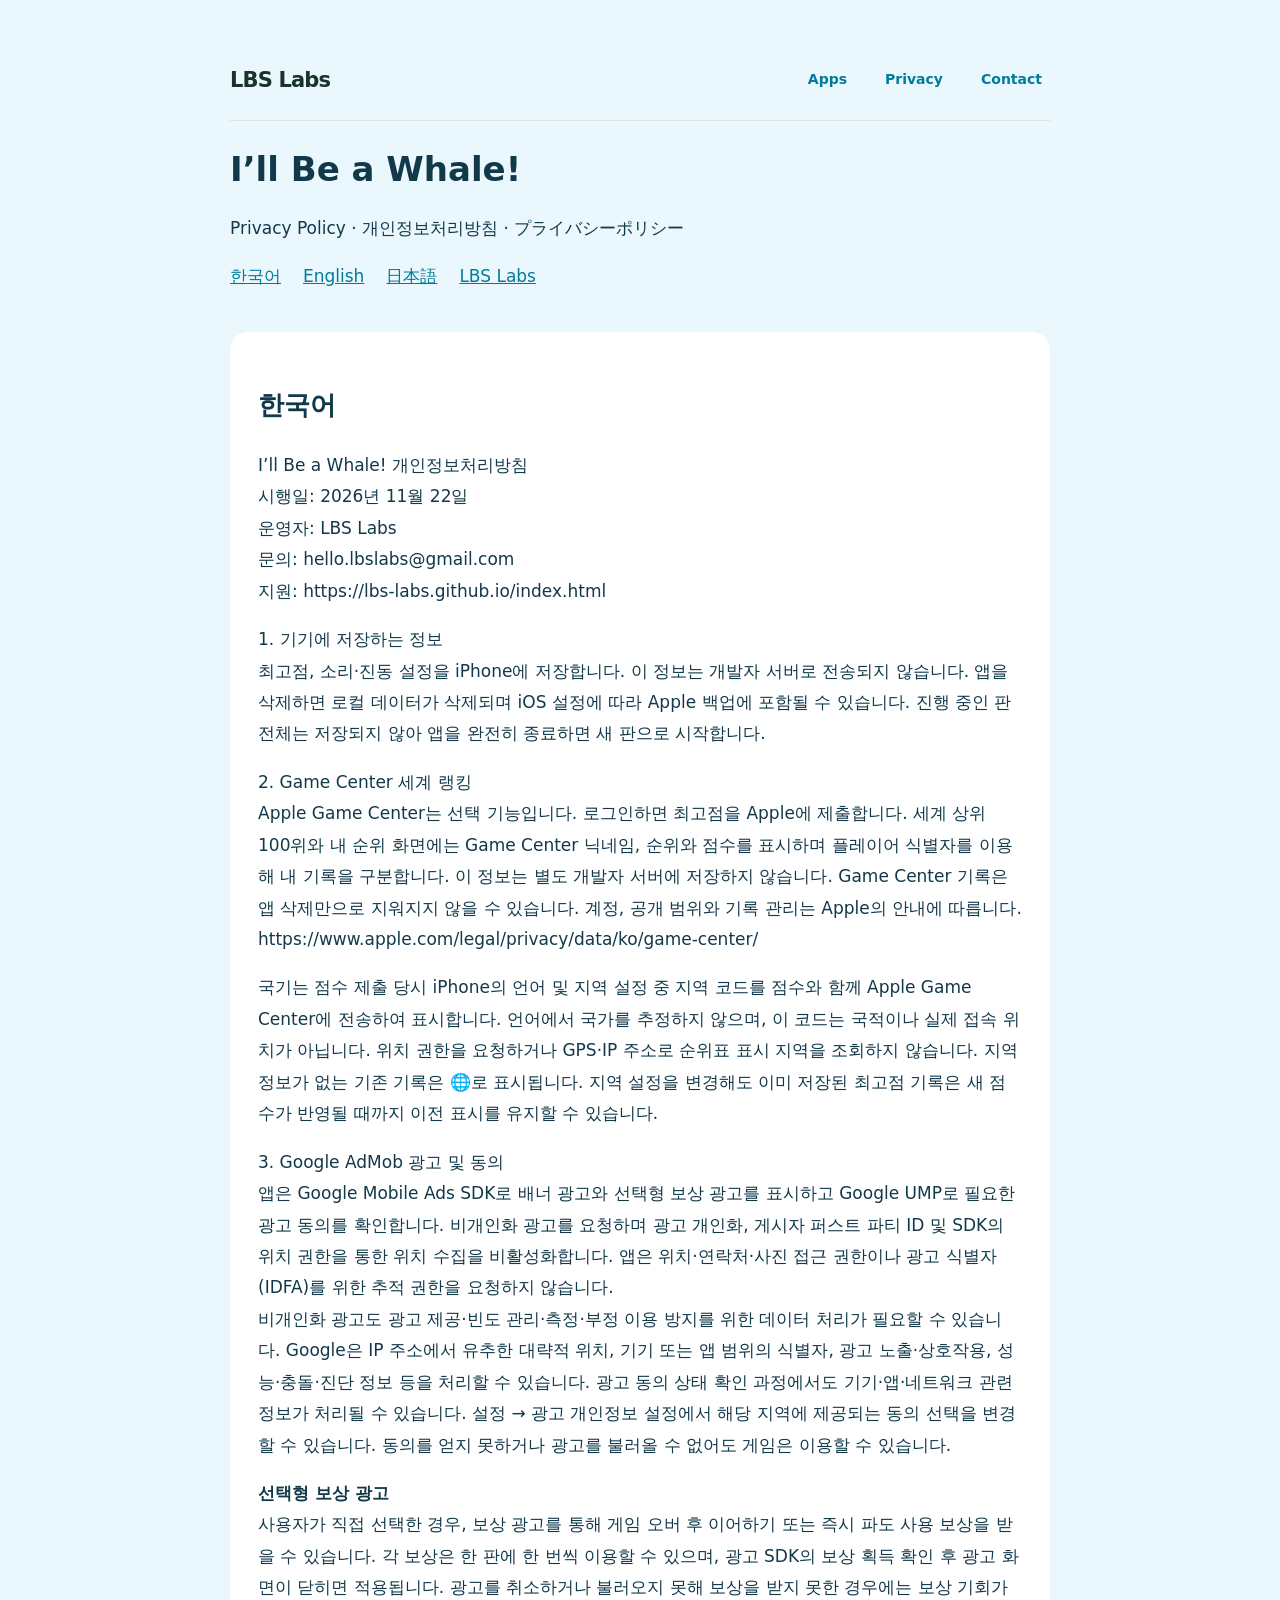
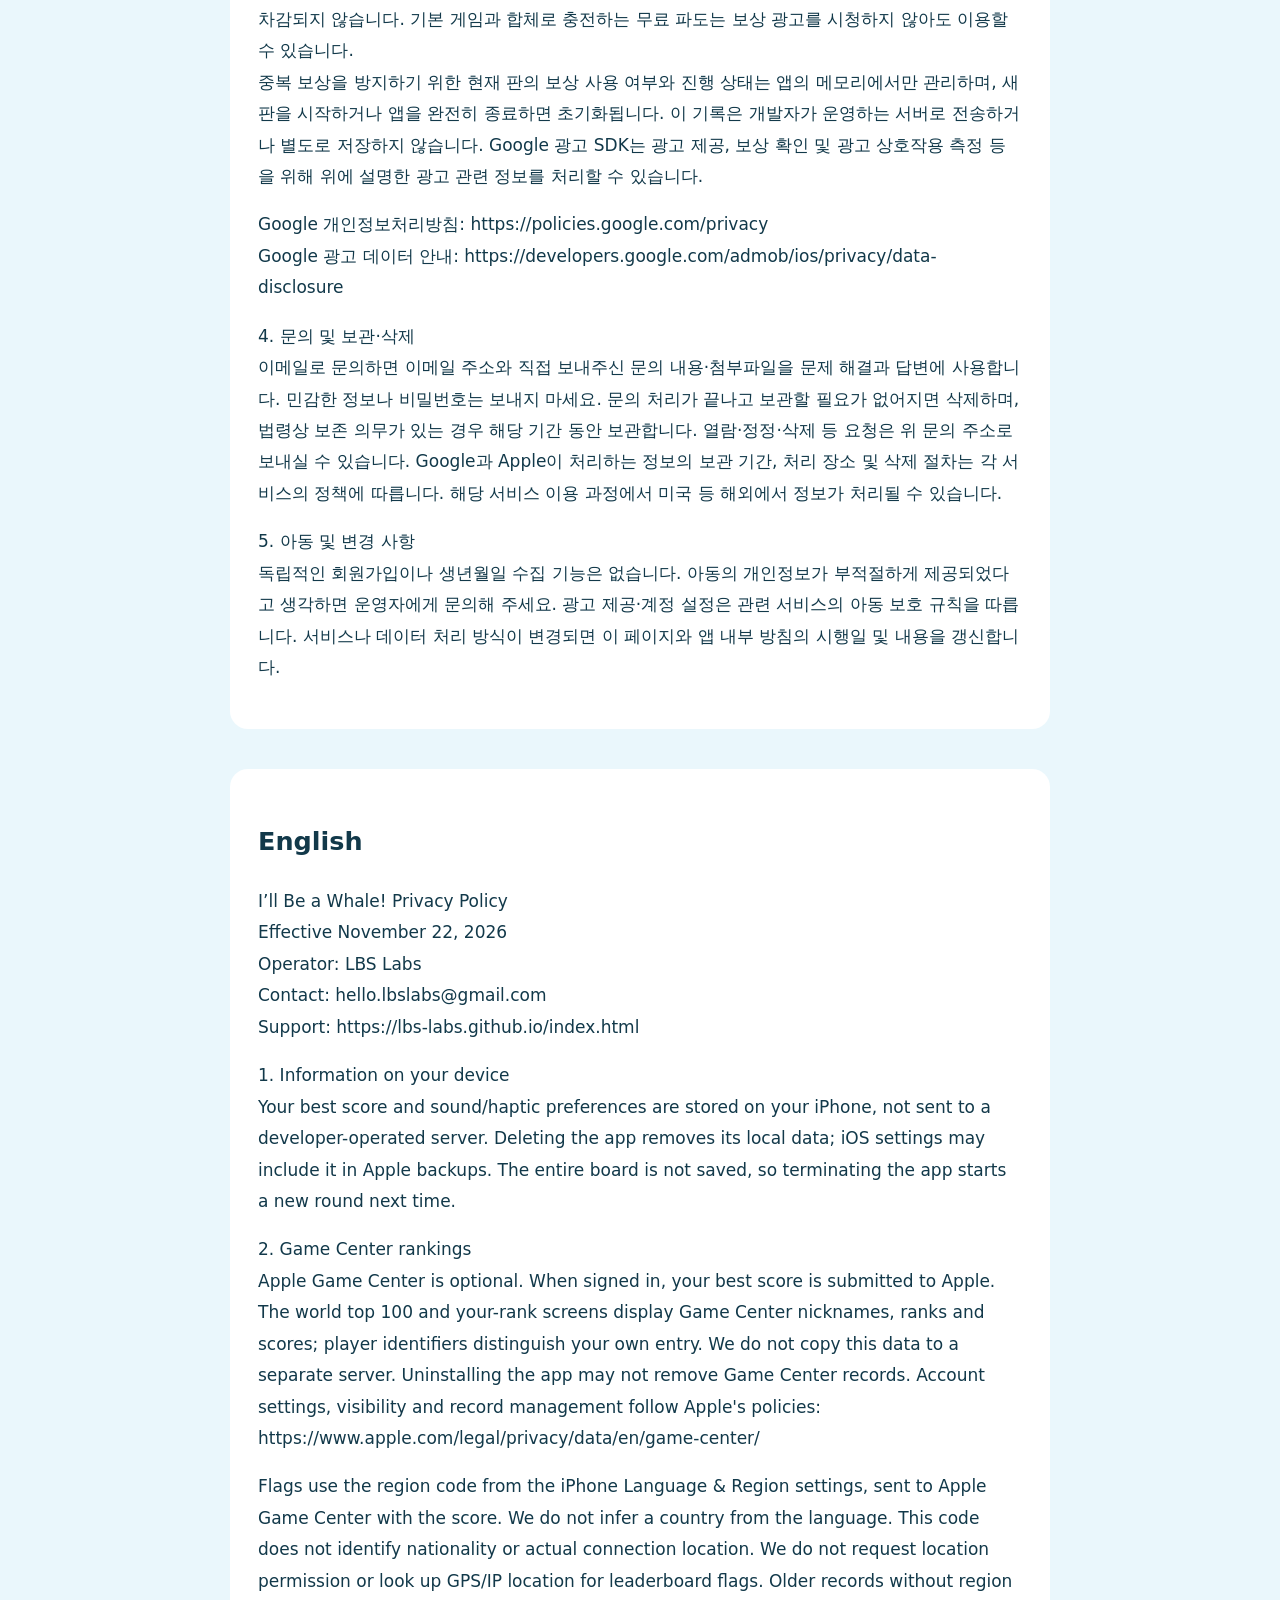
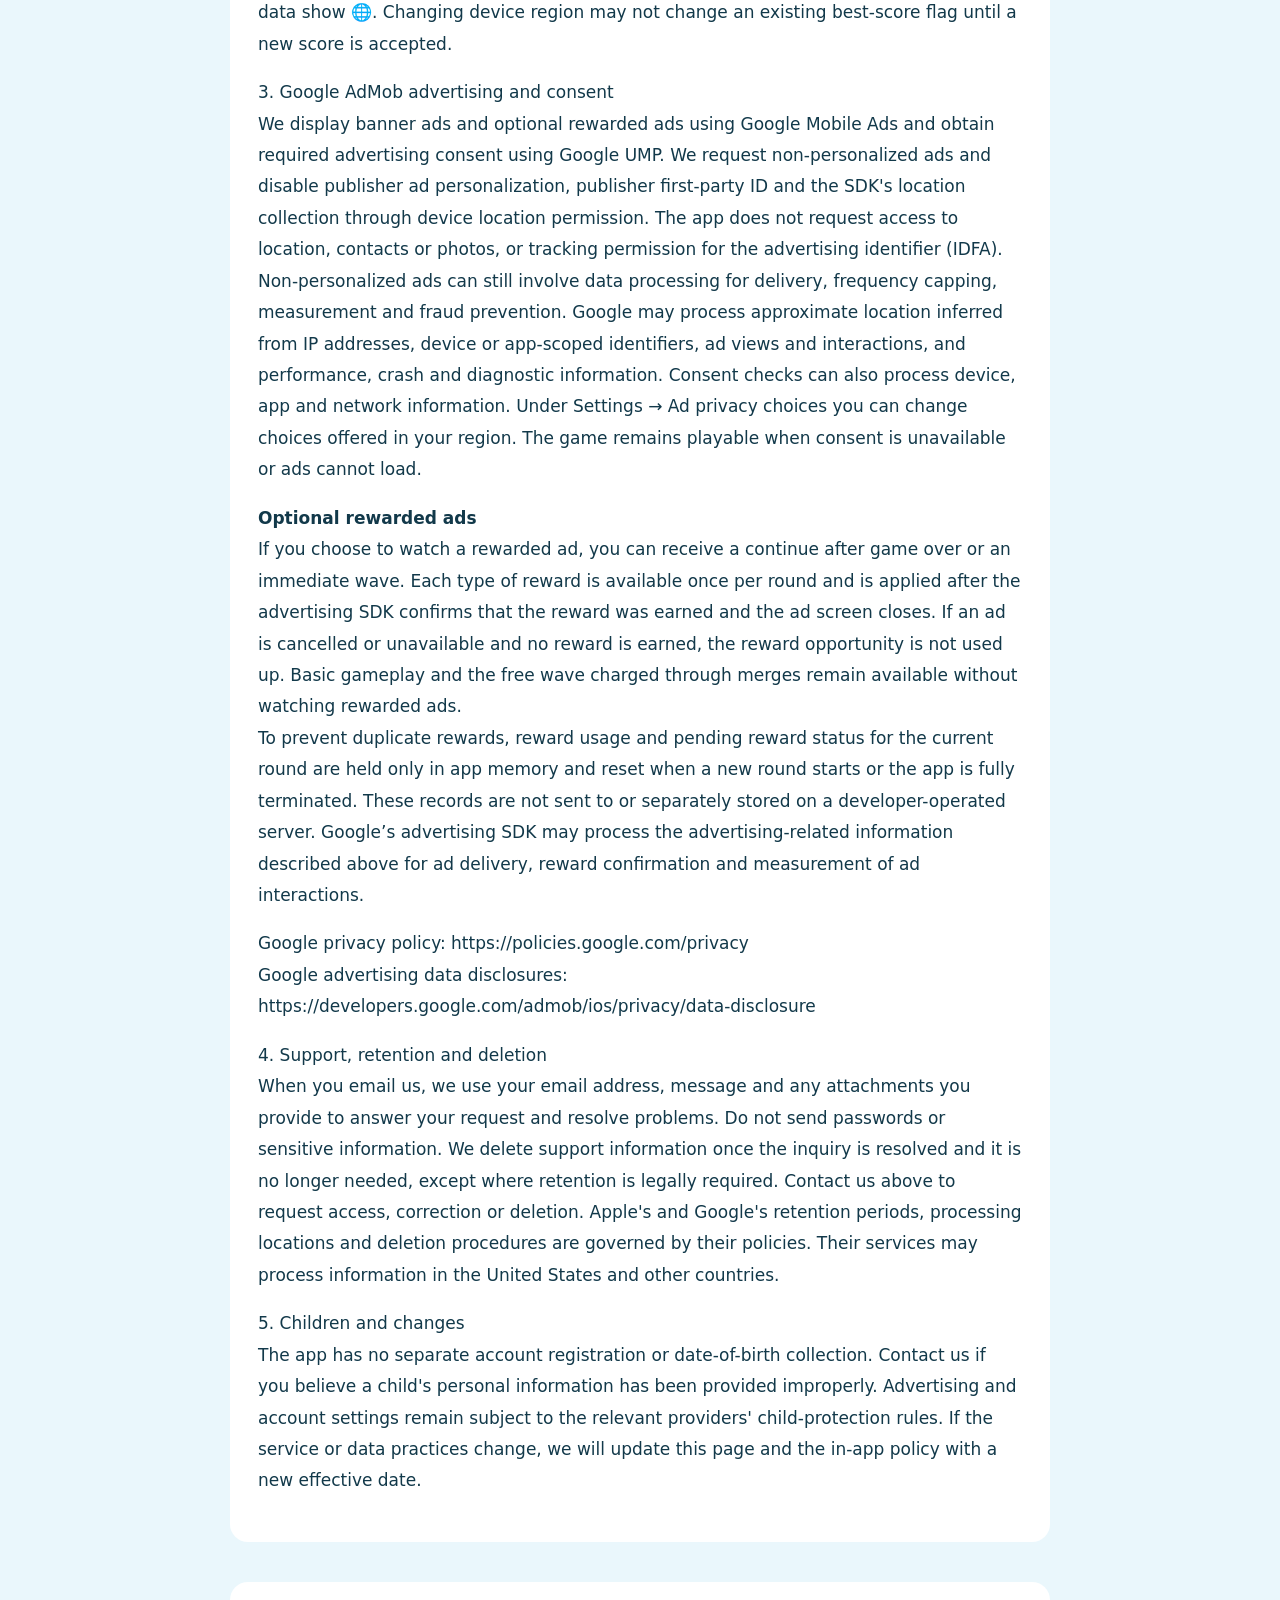
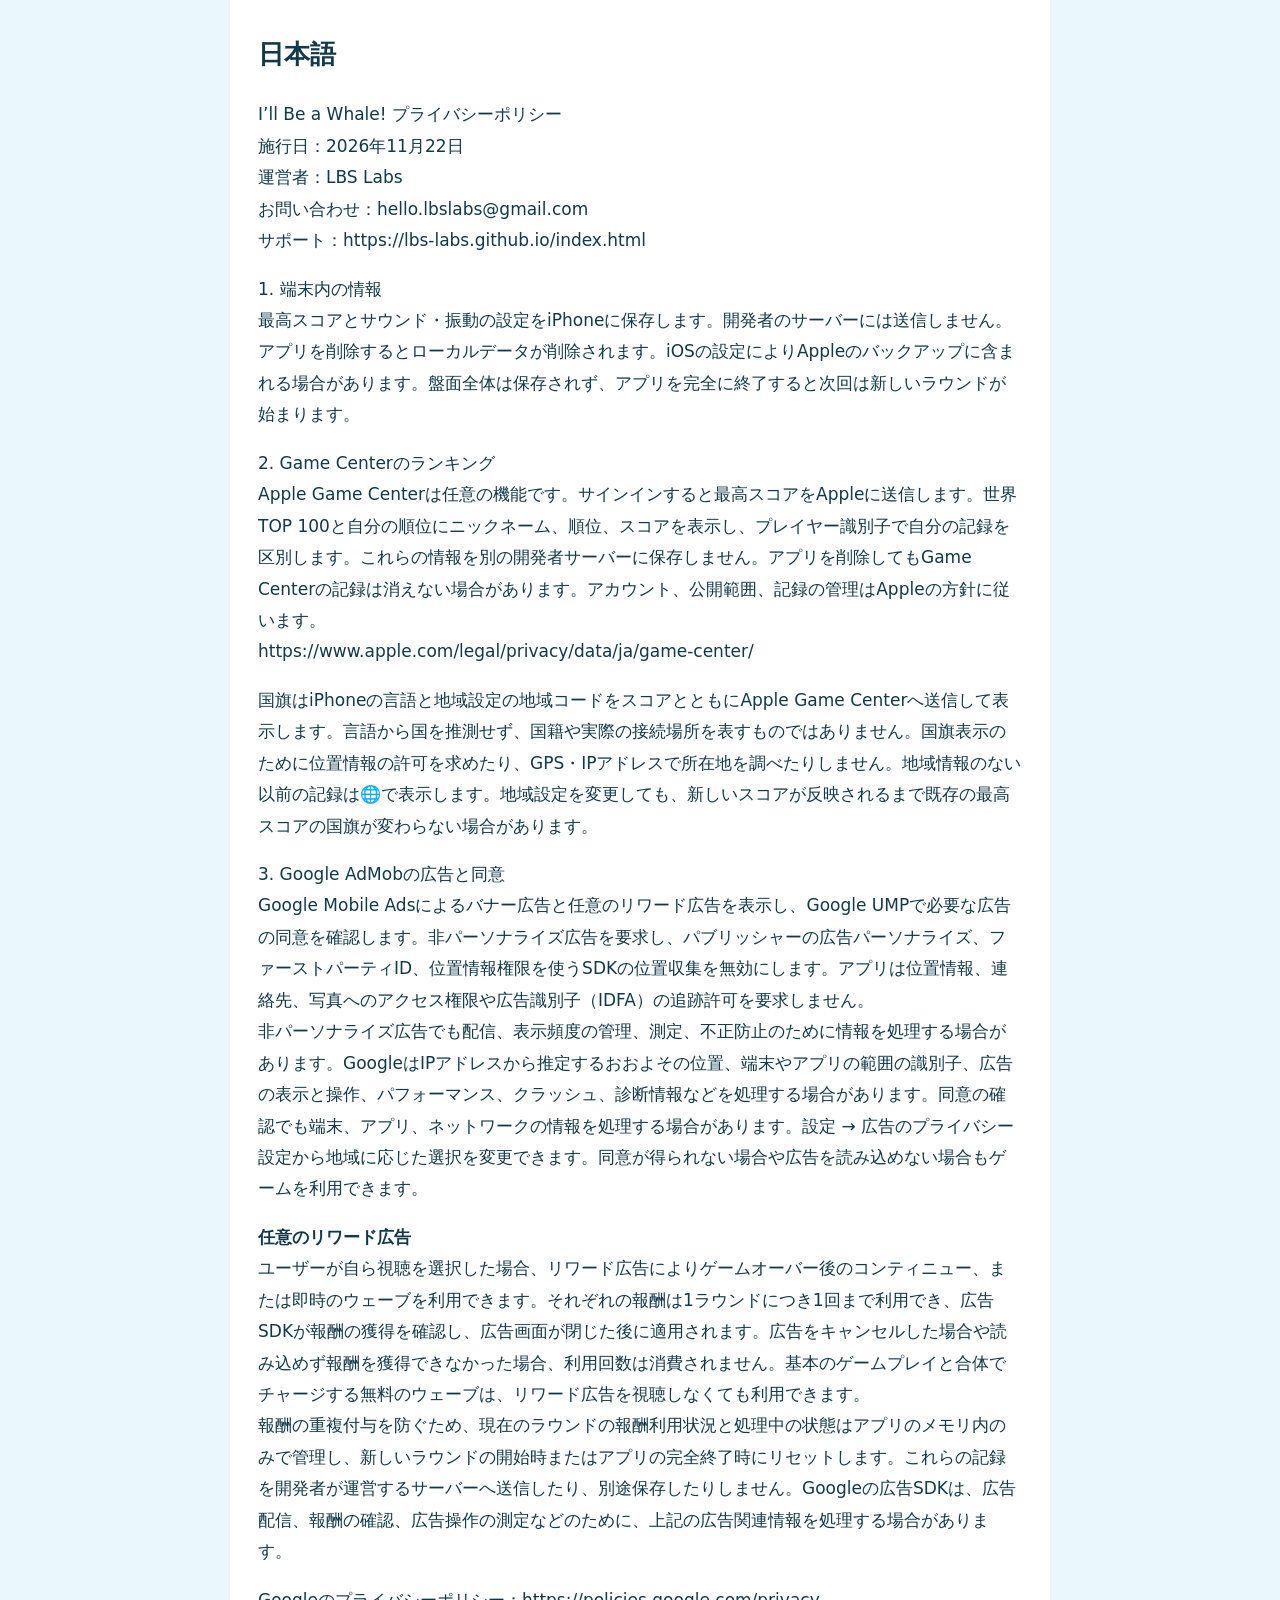
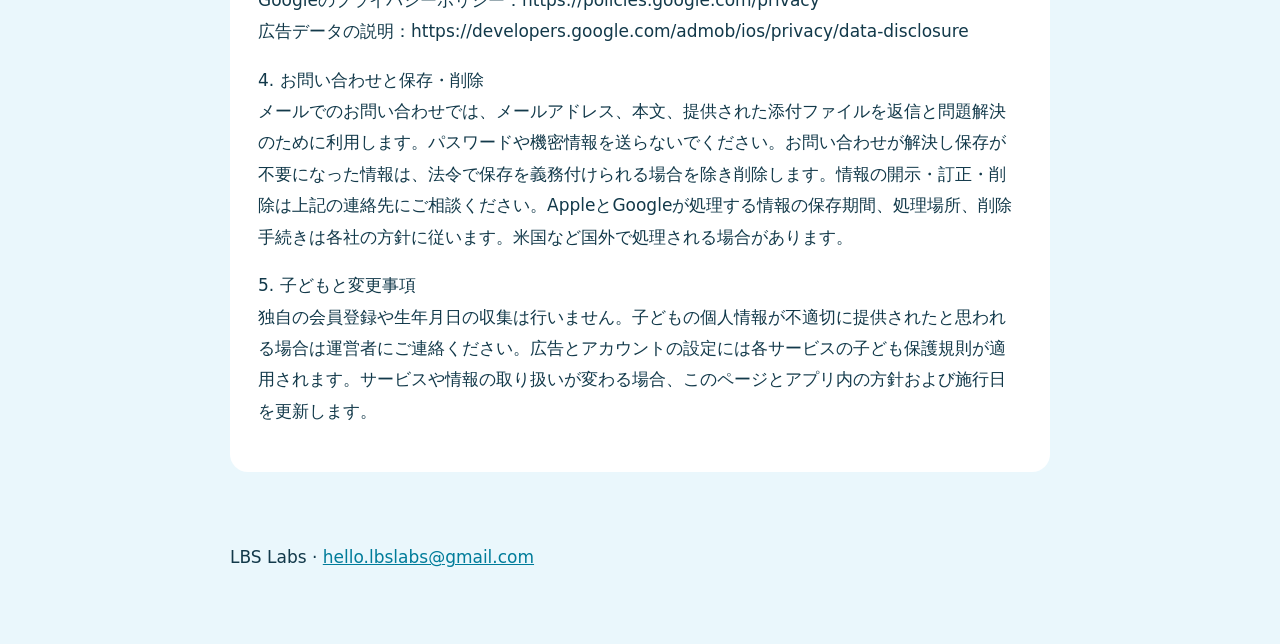
<file: whale-privacy.html>
<!doctype html><html lang="ko"><head><meta charset="utf-8"><meta name="viewport" content="width=device-width,initial-scale=1"><title>I’ll Be a Whale! Privacy Policy — LBS Labs</title><style>body{font:17px/1.85 system-ui,sans-serif;background:#eaf7fc;color:#12394a;margin:0}main{max-width:820px;margin:auto;padding:40px 24px}nav{display:flex;gap:22px;flex-wrap:wrap}a{color:#007c9a}section{margin:40px 0;padding:28px;background:white;border-radius:18px}h1{line-height:1.2}p{overflow-wrap:anywhere}footer{padding:30px 0}.privacy-site-header{display:flex;align-items:center;justify-content:space-between;gap:20px;padding:18px 0;margin-bottom:28px;border-bottom:1px solid #dce3df}.privacy-site-header .privacy-brand{font-size:21px;font-weight:800;letter-spacing:-.04em;text-decoration:none;color:#183329}.privacy-site-header nav{display:flex;gap:22px;margin:0;align-items:center}.privacy-site-header nav a{font-size:14px;font-weight:600;text-decoration:none}.privacy-site-header a:hover{text-decoration:underline}.privacy-site-header a:focus-visible{outline:2px solid #146848;outline-offset:5px}@media(max-width:480px){.privacy-site-header{flex-wrap:wrap;gap:12px}.privacy-site-header nav{gap:18px}}
.privacy-site-header nav a{display:inline-flex;align-items:center;justify-content:center;min-height:44px;padding:0 8px}
@media(max-width:480px){
 .privacy-site-header{display:flex;flex-wrap:wrap;gap:8px;padding:8px 0 12px;margin-bottom:24px}
 .privacy-site-header nav{display:flex;flex:0 0 100%;width:100%;gap:4px;justify-content:space-between}
 .privacy-site-header nav a{flex:1;min-width:0;padding:0 6px;font-size:14px;border-radius:8px}
}
@media(max-width:480px){main{padding:16px}section{padding:20px}}</style></head><body><main><header class="privacy-site-header"><a class="privacy-brand" href="/">LBS Labs</a><nav aria-label="Main navigation"><a href="/#apps">Apps</a><a href="/privacy/">Privacy</a><a href="/#contact">Contact</a></nav></header><h1>I’ll Be a Whale!</h1><p>Privacy Policy · 개인정보처리방침 · プライバシーポリシー</p><nav><a href="#ko">한국어</a><a href="#en">English</a><a href="#ja">日本語</a><a href="https://lbs-labs.github.io/index.html">LBS Labs</a></nav><section id="ko" lang="ko"><h2>한국어</h2><p>I’ll Be a Whale! 개인정보처리방침<br>시행일: 2026년 11월 22일<br>운영자: LBS Labs<br>문의: hello.lbslabs@gmail.com<br>지원: https://lbs-labs.github.io/index.html</p><p>1. 기기에 저장하는 정보<br>최고점, 소리·진동 설정을 iPhone에 저장합니다. 이 정보는 개발자 서버로 전송되지 않습니다. 앱을 삭제하면 로컬 데이터가 삭제되며 iOS 설정에 따라 Apple 백업에 포함될 수 있습니다. 진행 중인 판 전체는 저장되지 않아 앱을 완전히 종료하면 새 판으로 시작합니다.</p><p>2. Game Center 세계 랭킹<br>Apple Game Center는 선택 기능입니다. 로그인하면 최고점을 Apple에 제출합니다. 세계 상위 100위와 내 순위 화면에는 Game Center 닉네임, 순위와 점수를 표시하며 플레이어 식별자를 이용해 내 기록을 구분합니다. 이 정보는 별도 개발자 서버에 저장하지 않습니다. Game Center 기록은 앱 삭제만으로 지워지지 않을 수 있습니다. 계정, 공개 범위와 기록 관리는 Apple의 안내에 따릅니다.<br>https://www.apple.com/legal/privacy/data/ko/game-center/</p><p>국기는 점수 제출 당시 iPhone의 언어 및 지역 설정 중 지역 코드를 점수와 함께 Apple Game Center에 전송하여 표시합니다. 언어에서 국가를 추정하지 않으며, 이 코드는 국적이나 실제 접속 위치가 아닙니다. 위치 권한을 요청하거나 GPS·IP 주소로 순위표 표시 지역을 조회하지 않습니다. 지역 정보가 없는 기존 기록은 🌐로 표시됩니다. 지역 설정을 변경해도 이미 저장된 최고점 기록은 새 점수가 반영될 때까지 이전 표시를 유지할 수 있습니다.</p><p>3. Google AdMob 광고 및 동의<br>앱은 Google Mobile Ads SDK로 배너 광고와 선택형 보상 광고를 표시하고 Google UMP로 필요한 광고 동의를 확인합니다. 비개인화 광고를 요청하며 광고 개인화, 게시자 퍼스트 파티 ID 및 SDK의 위치 권한을 통한 위치 수집을 비활성화합니다. 앱은 위치·연락처·사진 접근 권한이나 광고 식별자(IDFA)를 위한 추적 권한을 요청하지 않습니다.<br>비개인화 광고도 광고 제공·빈도 관리·측정·부정 이용 방지를 위한 데이터 처리가 필요할 수 있습니다. Google은 IP 주소에서 유추한 대략적 위치, 기기 또는 앱 범위의 식별자, 광고 노출·상호작용, 성능·충돌·진단 정보 등을 처리할 수 있습니다. 광고 동의 상태 확인 과정에서도 기기·앱·네트워크 관련 정보가 처리될 수 있습니다. 설정 → 광고 개인정보 설정에서 해당 지역에 제공되는 동의 선택을 변경할 수 있습니다. 동의를 얻지 못하거나 광고를 불러올 수 없어도 게임은 이용할 수 있습니다.</p><p><strong>선택형 보상 광고</strong><br>사용자가 직접 선택한 경우, 보상 광고를 통해 게임 오버 후 이어하기 또는 즉시 파도 사용 보상을 받을 수 있습니다. 각 보상은 한 판에 한 번씩 이용할 수 있으며, 광고 SDK의 보상 획득 확인 후 광고 화면이 닫히면 적용됩니다. 광고를 취소하거나 불러오지 못해 보상을 받지 못한 경우에는 보상 기회가 차감되지 않습니다. 기본 게임과 합체로 충전하는 무료 파도는 보상 광고를 시청하지 않아도 이용할 수 있습니다.<br>중복 보상을 방지하기 위한 현재 판의 보상 사용 여부와 진행 상태는 앱의 메모리에서만 관리하며, 새 판을 시작하거나 앱을 완전히 종료하면 초기화됩니다. 이 기록은 개발자가 운영하는 서버로 전송하거나 별도로 저장하지 않습니다. Google 광고 SDK는 광고 제공, 보상 확인 및 광고 상호작용 측정 등을 위해 위에 설명한 광고 관련 정보를 처리할 수 있습니다.</p><p>Google 개인정보처리방침: https://policies.google.com/privacy<br>Google 광고 데이터 안내: https://developers.google.com/admob/ios/privacy/data-disclosure</p><p>4. 문의 및 보관·삭제<br>이메일로 문의하면 이메일 주소와 직접 보내주신 문의 내용·첨부파일을 문제 해결과 답변에 사용합니다. 민감한 정보나 비밀번호는 보내지 마세요. 문의 처리가 끝나고 보관할 필요가 없어지면 삭제하며, 법령상 보존 의무가 있는 경우 해당 기간 동안 보관합니다. 열람·정정·삭제 등 요청은 위 문의 주소로 보내실 수 있습니다. Google과 Apple이 처리하는 정보의 보관 기간, 처리 장소 및 삭제 절차는 각 서비스의 정책에 따릅니다. 해당 서비스 이용 과정에서 미국 등 해외에서 정보가 처리될 수 있습니다.</p><p>5. 아동 및 변경 사항<br>독립적인 회원가입이나 생년월일 수집 기능은 없습니다. 아동의 개인정보가 부적절하게 제공되었다고 생각하면 운영자에게 문의해 주세요. 광고 제공·계정 설정은 관련 서비스의 아동 보호 규칙을 따릅니다. 서비스나 데이터 처리 방식이 변경되면 이 페이지와 앱 내부 방침의 시행일 및 내용을 갱신합니다.</p></section><section id="en" lang="en"><h2>English</h2><p>I’ll Be a Whale! Privacy Policy<br>Effective November 22, 2026<br>Operator: LBS Labs<br>Contact: hello.lbslabs@gmail.com<br>Support: https://lbs-labs.github.io/index.html</p><p>1. Information on your device<br>Your best score and sound/haptic preferences are stored on your iPhone, not sent to a developer-operated server. Deleting the app removes its local data; iOS settings may include it in Apple backups. The entire board is not saved, so terminating the app starts a new round next time.</p><p>2. Game Center rankings<br>Apple Game Center is optional. When signed in, your best score is submitted to Apple. The world top 100 and your-rank screens display Game Center nicknames, ranks and scores; player identifiers distinguish your own entry. We do not copy this data to a separate server. Uninstalling the app may not remove Game Center records. Account settings, visibility and record management follow Apple&#x27;s policies:<br>https://www.apple.com/legal/privacy/data/en/game-center/</p><p>Flags use the region code from the iPhone Language &amp; Region settings, sent to Apple Game Center with the score. We do not infer a country from the language. This code does not identify nationality or actual connection location. We do not request location permission or look up GPS/IP location for leaderboard flags. Older records without region data show 🌐. Changing device region may not change an existing best-score flag until a new score is accepted.</p><p>3. Google AdMob advertising and consent<br>We display banner ads and optional rewarded ads using Google Mobile Ads and obtain required advertising consent using Google UMP. We request non-personalized ads and disable publisher ad personalization, publisher first-party ID and the SDK&#x27;s location collection through device location permission. The app does not request access to location, contacts or photos, or tracking permission for the advertising identifier (IDFA).<br>Non-personalized ads can still involve data processing for delivery, frequency capping, measurement and fraud prevention. Google may process approximate location inferred from IP addresses, device or app-scoped identifiers, ad views and interactions, and performance, crash and diagnostic information. Consent checks can also process device, app and network information. Under Settings → Ad privacy choices you can change choices offered in your region. The game remains playable when consent is unavailable or ads cannot load.</p><p><strong>Optional rewarded ads</strong><br>If you choose to watch a rewarded ad, you can receive a continue after game over or an immediate wave. Each type of reward is available once per round and is applied after the advertising SDK confirms that the reward was earned and the ad screen closes. If an ad is cancelled or unavailable and no reward is earned, the reward opportunity is not used up. Basic gameplay and the free wave charged through merges remain available without watching rewarded ads.<br>To prevent duplicate rewards, reward usage and pending reward status for the current round are held only in app memory and reset when a new round starts or the app is fully terminated. These records are not sent to or separately stored on a developer-operated server. Google’s advertising SDK may process the advertising-related information described above for ad delivery, reward confirmation and measurement of ad interactions.</p><p>Google privacy policy: https://policies.google.com/privacy<br>Google advertising data disclosures: https://developers.google.com/admob/ios/privacy/data-disclosure</p><p>4. Support, retention and deletion<br>When you email us, we use your email address, message and any attachments you provide to answer your request and resolve problems. Do not send passwords or sensitive information. We delete support information once the inquiry is resolved and it is no longer needed, except where retention is legally required. Contact us above to request access, correction or deletion. Apple&#x27;s and Google&#x27;s retention periods, processing locations and deletion procedures are governed by their policies. Their services may process information in the United States and other countries.</p><p>5. Children and changes<br>The app has no separate account registration or date-of-birth collection. Contact us if you believe a child&#x27;s personal information has been provided improperly. Advertising and account settings remain subject to the relevant providers&#x27; child-protection rules. If the service or data practices change, we will update this page and the in-app policy with a new effective date.</p></section><section id="ja" lang="ja"><h2>日本語</h2><p>I’ll Be a Whale! プライバシーポリシー<br>施行日：2026年11月22日<br>運営者：LBS Labs<br>お問い合わせ：hello.lbslabs@gmail.com<br>サポート：https://lbs-labs.github.io/index.html</p><p>1. 端末内の情報<br>最高スコアとサウンド・振動の設定をiPhoneに保存します。開発者のサーバーには送信しません。アプリを削除するとローカルデータが削除されます。iOSの設定によりAppleのバックアップに含まれる場合があります。盤面全体は保存されず、アプリを完全に終了すると次回は新しいラウンドが始まります。</p><p>2. Game Centerのランキング<br>Apple Game Centerは任意の機能です。サインインすると最高スコアをAppleに送信します。世界TOP 100と自分の順位にニックネーム、順位、スコアを表示し、プレイヤー識別子で自分の記録を区別します。これらの情報を別の開発者サーバーに保存しません。アプリを削除してもGame Centerの記録は消えない場合があります。アカウント、公開範囲、記録の管理はAppleの方針に従います。<br>https://www.apple.com/legal/privacy/data/ja/game-center/</p><p>国旗はiPhoneの言語と地域設定の地域コードをスコアとともにApple Game Centerへ送信して表示します。言語から国を推測せず、国籍や実際の接続場所を表すものではありません。国旗表示のために位置情報の許可を求めたり、GPS・IPアドレスで所在地を調べたりしません。地域情報のない以前の記録は🌐で表示します。地域設定を変更しても、新しいスコアが反映されるまで既存の最高スコアの国旗が変わらない場合があります。</p><p>3. Google AdMobの広告と同意<br>Google Mobile Adsによるバナー広告と任意のリワード広告を表示し、Google UMPで必要な広告の同意を確認します。非パーソナライズ広告を要求し、パブリッシャーの広告パーソナライズ、ファーストパーティID、位置情報権限を使うSDKの位置収集を無効にします。アプリは位置情報、連絡先、写真へのアクセス権限や広告識別子（IDFA）の追跡許可を要求しません。<br>非パーソナライズ広告でも配信、表示頻度の管理、測定、不正防止のために情報を処理する場合があります。GoogleはIPアドレスから推定するおおよその位置、端末やアプリの範囲の識別子、広告の表示と操作、パフォーマンス、クラッシュ、診断情報などを処理する場合があります。同意の確認でも端末、アプリ、ネットワークの情報を処理する場合があります。設定 → 広告のプライバシー設定から地域に応じた選択を変更できます。同意が得られない場合や広告を読み込めない場合もゲームを利用できます。</p><p><strong>任意のリワード広告</strong><br>ユーザーが自ら視聴を選択した場合、リワード広告によりゲームオーバー後のコンティニュー、または即時のウェーブを利用できます。それぞれの報酬は1ラウンドにつき1回まで利用でき、広告SDKが報酬の獲得を確認し、広告画面が閉じた後に適用されます。広告をキャンセルした場合や読み込めず報酬を獲得できなかった場合、利用回数は消費されません。基本のゲームプレイと合体でチャージする無料のウェーブは、リワード広告を視聴しなくても利用できます。<br>報酬の重複付与を防ぐため、現在のラウンドの報酬利用状況と処理中の状態はアプリのメモリ内のみで管理し、新しいラウンドの開始時またはアプリの完全終了時にリセットします。これらの記録を開発者が運営するサーバーへ送信したり、別途保存したりしません。Googleの広告SDKは、広告配信、報酬の確認、広告操作の測定などのために、上記の広告関連情報を処理する場合があります。</p><p>Googleのプライバシーポリシー：https://policies.google.com/privacy<br>広告データの説明：https://developers.google.com/admob/ios/privacy/data-disclosure</p><p>4. お問い合わせと保存・削除<br>メールでのお問い合わせでは、メールアドレス、本文、提供された添付ファイルを返信と問題解決のために利用します。パスワードや機密情報を送らないでください。お問い合わせが解決し保存が不要になった情報は、法令で保存を義務付けられる場合を除き削除します。情報の開示・訂正・削除は上記の連絡先にご相談ください。AppleとGoogleが処理する情報の保存期間、処理場所、削除手続きは各社の方針に従います。米国など国外で処理される場合があります。</p><p>5. 子どもと変更事項<br>独自の会員登録や生年月日の収集は行いません。子どもの個人情報が不適切に提供されたと思われる場合は運営者にご連絡ください。広告とアカウントの設定には各サービスの子ども保護規則が適用されます。サービスや情報の取り扱いが変わる場合、このページとアプリ内の方針および施行日を更新します。</p></section><footer>LBS Labs · <a href="mailto:hello.lbslabs@gmail.com">hello.lbslabs@gmail.com</a></footer></main></body></html>
</file>
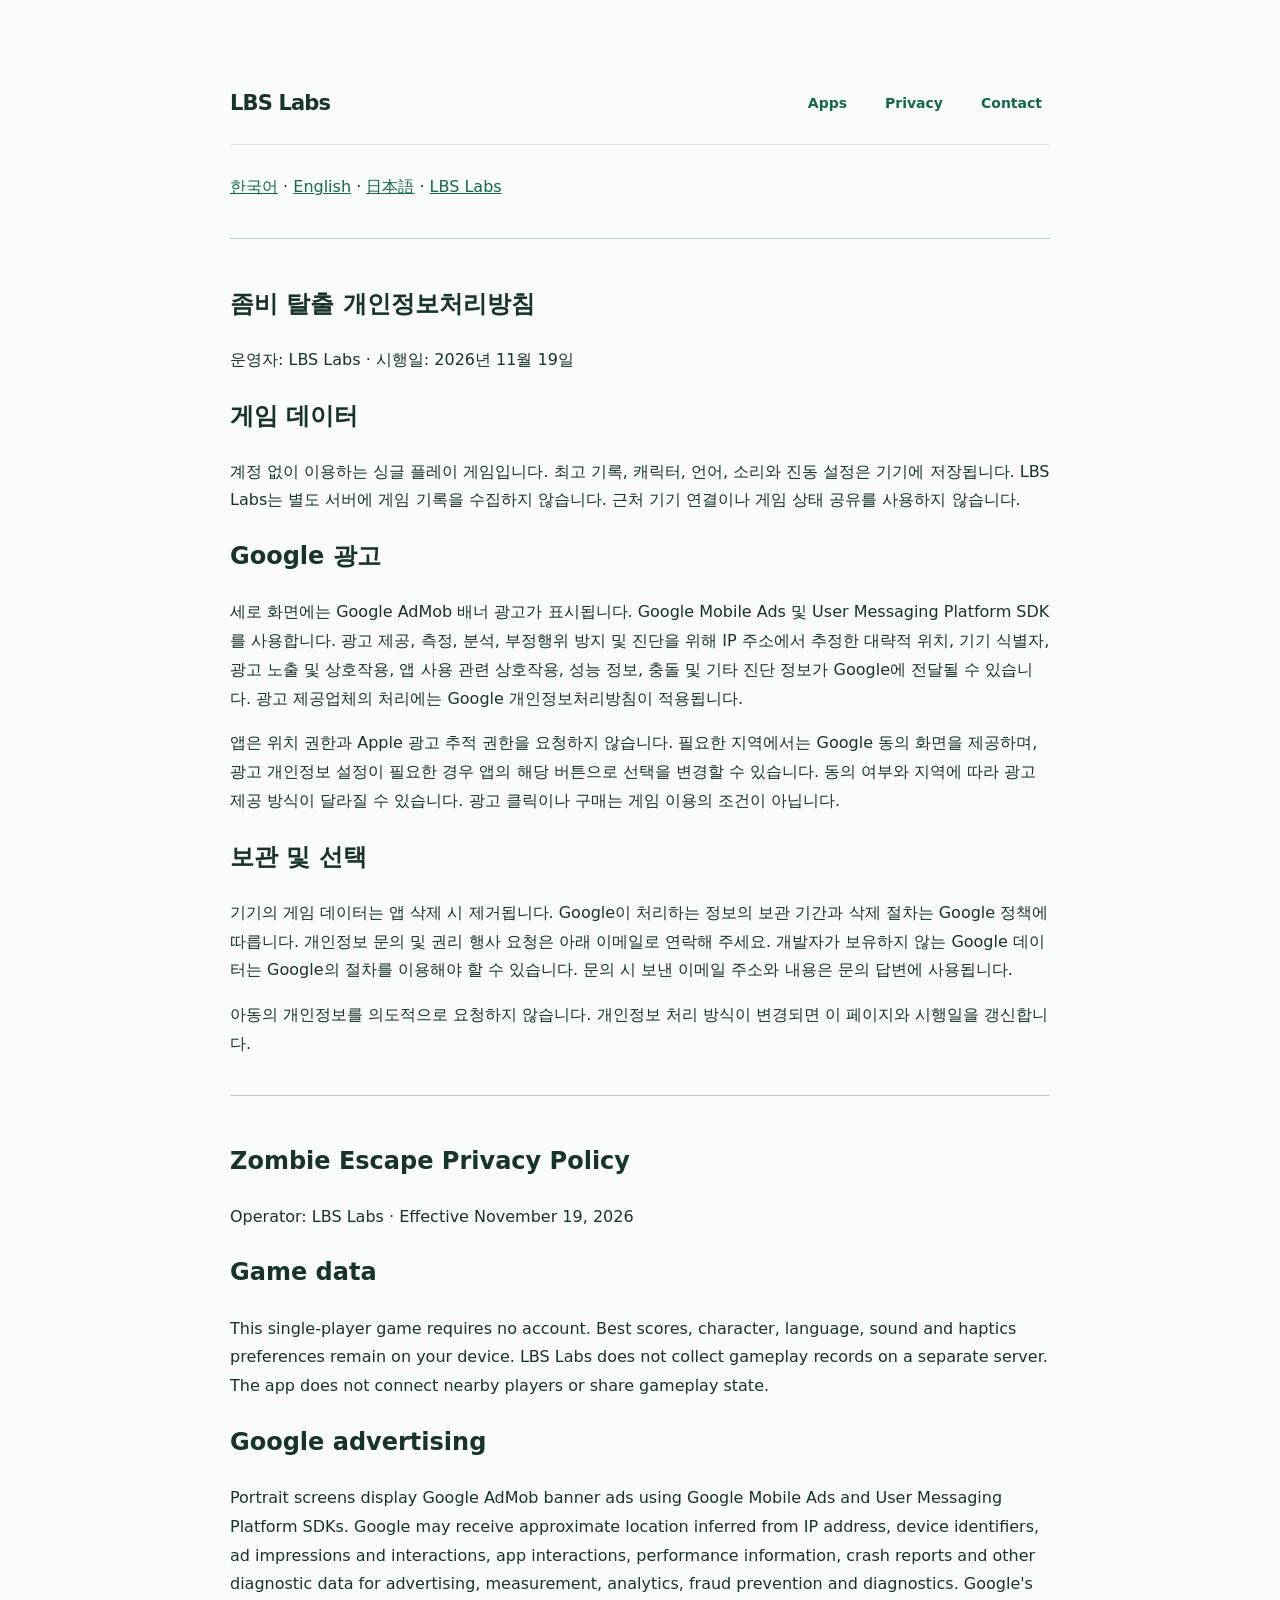
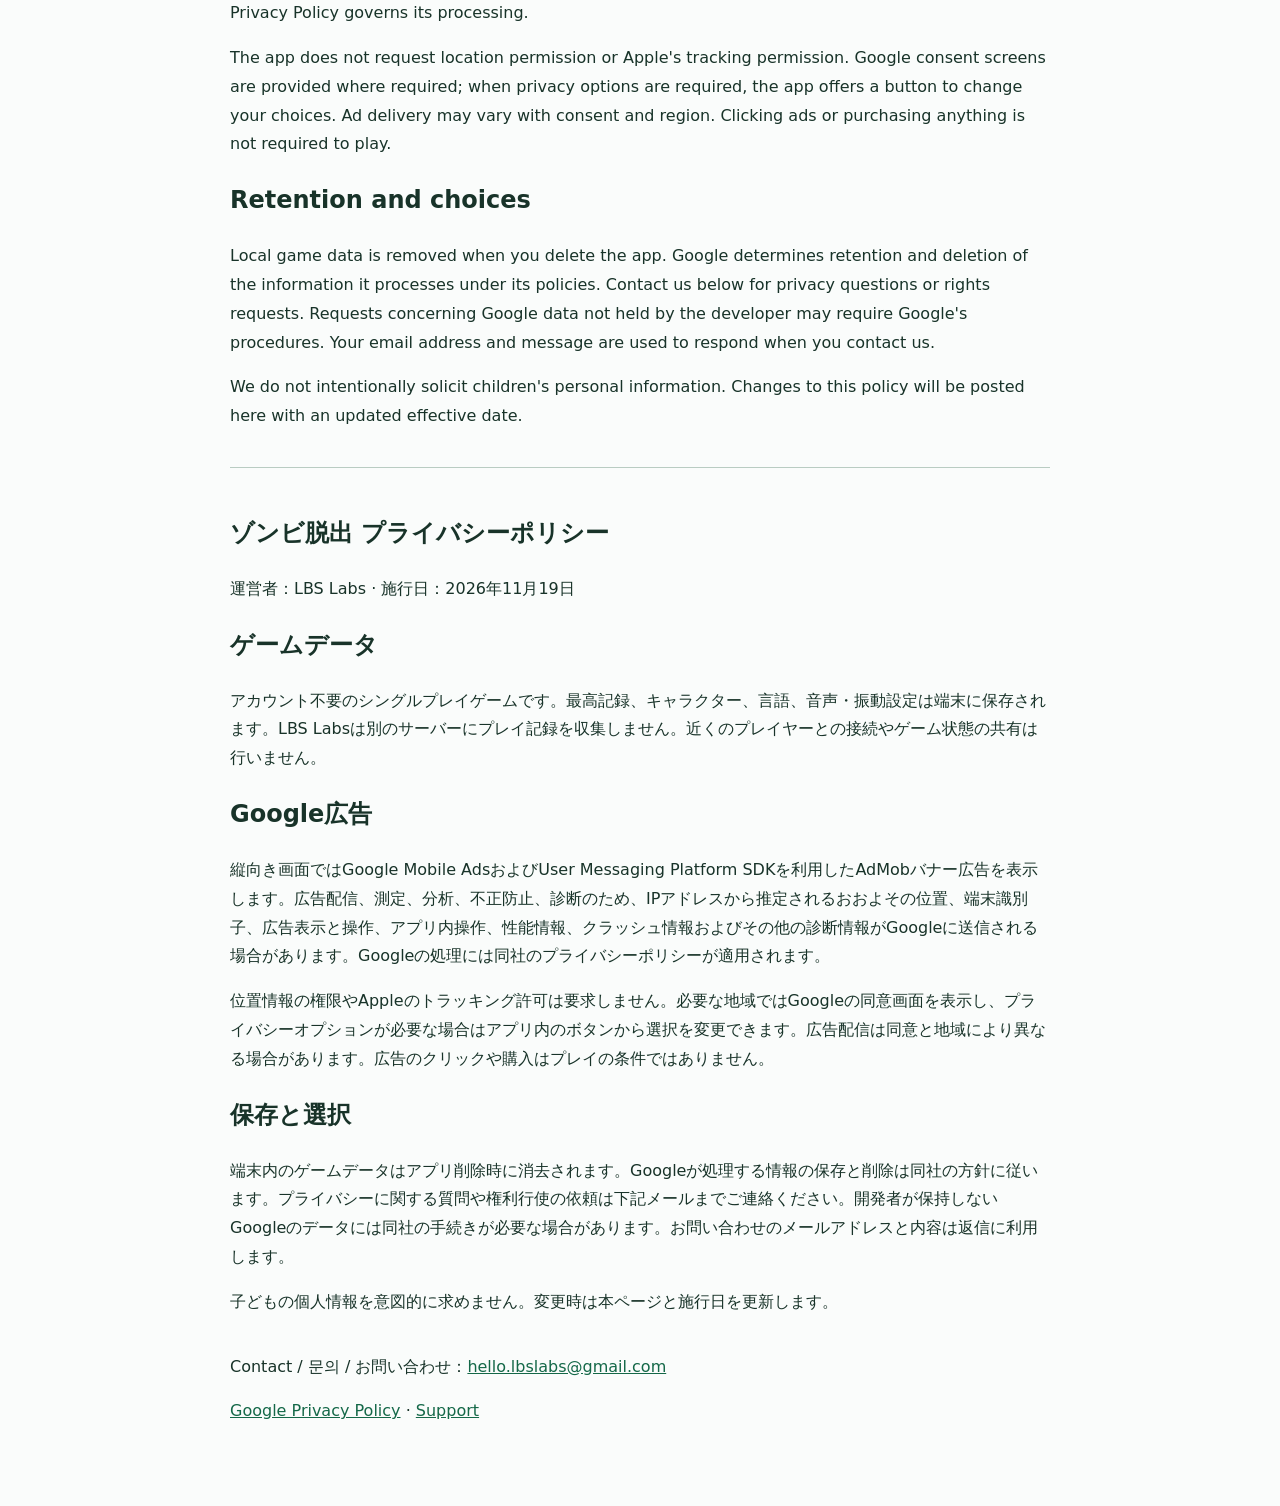
<file: zombie-escape-privacy.html>
<!doctype html><html lang="ko"><meta charset="utf-8"><meta name="viewport" content="width=device-width,initial-scale=1"><title>Zombie Escape | LBS Labs Privacy</title><style>body{max-width:820px;margin:40px auto;padding:24px;font:16px/1.8 system-ui;color:#183329;background:#fafcfb}nav,section{margin-bottom:36px}section{border-top:1px solid #b9ccc2;padding-top:24px}a{color:#146848}.privacy-site-header{display:flex;align-items:center;justify-content:space-between;gap:20px;padding:18px 0;margin-bottom:28px;border-bottom:1px solid #dce3df}.privacy-site-header .privacy-brand{font-size:21px;font-weight:800;letter-spacing:-.04em;text-decoration:none;color:#183329}.privacy-site-header nav{display:flex;gap:22px;margin:0;align-items:center}.privacy-site-header nav a{font-size:14px;font-weight:600;text-decoration:none}.privacy-site-header a:hover{text-decoration:underline}.privacy-site-header a:focus-visible{outline:2px solid #146848;outline-offset:5px}@media(max-width:480px){.privacy-site-header{flex-wrap:wrap;gap:12px}.privacy-site-header nav{gap:18px}}
.privacy-site-header nav a{display:inline-flex;align-items:center;justify-content:center;min-height:44px;padding:0 8px}
@media(max-width:480px){
 .privacy-site-header{display:flex;flex-wrap:wrap;gap:8px;padding:8px 0 12px;margin-bottom:24px}
 .privacy-site-header nav{display:flex;flex:0 0 100%;width:100%;gap:4px;justify-content:space-between}
 .privacy-site-header nav a{flex:1;min-width:0;padding:0 6px;font-size:14px;border-radius:8px}
}
@media(max-width:480px){body{margin:0 auto;padding:16px}}</style><header class="privacy-site-header"><a class="privacy-brand" href="/">LBS Labs</a><nav aria-label="Main navigation"><a href="/#apps">Apps</a><a href="/privacy/">Privacy</a><a href="/#contact">Contact</a></nav></header><nav aria-label="Language"><a href="#ko">한국어</a> · <a href="#en">English</a> · <a href="#ja">日本語</a> · <a href="https://lbs-labs.github.io/">LBS Labs</a></nav><section id="ko" lang="ko"><h1>좀비 탈출 개인정보처리방침</h1><p>운영자: LBS Labs · 시행일: 2026년 11월 19일</p><h2>게임 데이터</h2><p>계정 없이 이용하는 싱글 플레이 게임입니다. 최고 기록, 캐릭터, 언어, 소리와 진동 설정은 기기에 저장됩니다. LBS Labs는 별도 서버에 게임 기록을 수집하지 않습니다. 근처 기기 연결이나 게임 상태 공유를 사용하지 않습니다.</p><h2>Google 광고</h2><p>세로 화면에는 Google AdMob 배너 광고가 표시됩니다. Google Mobile Ads 및 User Messaging Platform SDK를 사용합니다. 광고 제공, 측정, 분석, 부정행위 방지 및 진단을 위해 IP 주소에서 추정한 대략적 위치, 기기 식별자, 광고 노출 및 상호작용, 앱 사용 관련 상호작용, 성능 정보, 충돌 및 기타 진단 정보가 Google에 전달될 수 있습니다. 광고 제공업체의 처리에는 Google 개인정보처리방침이 적용됩니다.</p><p>앱은 위치 권한과 Apple 광고 추적 권한을 요청하지 않습니다. 필요한 지역에서는 Google 동의 화면을 제공하며, 광고 개인정보 설정이 필요한 경우 앱의 해당 버튼으로 선택을 변경할 수 있습니다. 동의 여부와 지역에 따라 광고 제공 방식이 달라질 수 있습니다. 광고 클릭이나 구매는 게임 이용의 조건이 아닙니다.</p><h2>보관 및 선택</h2><p>기기의 게임 데이터는 앱 삭제 시 제거됩니다. Google이 처리하는 정보의 보관 기간과 삭제 절차는 Google 정책에 따릅니다. 개인정보 문의 및 권리 행사 요청은 아래 이메일로 연락해 주세요. 개발자가 보유하지 않는 Google 데이터는 Google의 절차를 이용해야 할 수 있습니다. 문의 시 보낸 이메일 주소와 내용은 문의 답변에 사용됩니다.</p><p>아동의 개인정보를 의도적으로 요청하지 않습니다. 개인정보 처리 방식이 변경되면 이 페이지와 시행일을 갱신합니다.</p></section><section id="en" lang="en"><h1>Zombie Escape Privacy Policy</h1><p>Operator: LBS Labs · Effective November 19, 2026</p><h2>Game data</h2><p>This single-player game requires no account. Best scores, character, language, sound and haptics preferences remain on your device. LBS Labs does not collect gameplay records on a separate server. The app does not connect nearby players or share gameplay state.</p><h2>Google advertising</h2><p>Portrait screens display Google AdMob banner ads using Google Mobile Ads and User Messaging Platform SDKs. Google may receive approximate location inferred from IP address, device identifiers, ad impressions and interactions, app interactions, performance information, crash reports and other diagnostic data for advertising, measurement, analytics, fraud prevention and diagnostics. Google's Privacy Policy governs its processing.</p><p>The app does not request location permission or Apple's tracking permission. Google consent screens are provided where required; when privacy options are required, the app offers a button to change your choices. Ad delivery may vary with consent and region. Clicking ads or purchasing anything is not required to play.</p><h2>Retention and choices</h2><p>Local game data is removed when you delete the app. Google determines retention and deletion of the information it processes under its policies. Contact us below for privacy questions or rights requests. Requests concerning Google data not held by the developer may require Google's procedures. Your email address and message are used to respond when you contact us.</p><p>We do not intentionally solicit children's personal information. Changes to this policy will be posted here with an updated effective date.</p></section><section id="ja" lang="ja"><h1>ゾンビ脱出 プライバシーポリシー</h1><p>運営者：LBS Labs · 施行日：2026年11月19日</p><h2>ゲームデータ</h2><p>アカウント不要のシングルプレイゲームです。最高記録、キャラクター、言語、音声・振動設定は端末に保存されます。LBS Labsは別のサーバーにプレイ記録を収集しません。近くのプレイヤーとの接続やゲーム状態の共有は行いません。</p><h2>Google広告</h2><p>縦向き画面ではGoogle Mobile AdsおよびUser Messaging Platform SDKを利用したAdMobバナー広告を表示します。広告配信、測定、分析、不正防止、診断のため、IPアドレスから推定されるおおよその位置、端末識別子、広告表示と操作、アプリ内操作、性能情報、クラッシュ情報およびその他の診断情報がGoogleに送信される場合があります。Googleの処理には同社のプライバシーポリシーが適用されます。</p><p>位置情報の権限やAppleのトラッキング許可は要求しません。必要な地域ではGoogleの同意画面を表示し、プライバシーオプションが必要な場合はアプリ内のボタンから選択を変更できます。広告配信は同意と地域により異なる場合があります。広告のクリックや購入はプレイの条件ではありません。</p><h2>保存と選択</h2><p>端末内のゲームデータはアプリ削除時に消去されます。Googleが処理する情報の保存と削除は同社の方針に従います。プライバシーに関する質問や権利行使の依頼は下記メールまでご連絡ください。開発者が保持しないGoogleのデータには同社の手続きが必要な場合があります。お問い合わせのメールアドレスと内容は返信に利用します。</p><p>子どもの個人情報を意図的に求めません。変更時は本ページと施行日を更新します。</p></section><footer><p>Contact / 문의 / お問い合わせ：<a href="mailto:hello.lbslabs@gmail.com">hello.lbslabs@gmail.com</a></p><p><a href="https://policies.google.com/privacy">Google Privacy Policy</a> · <a href="https://lbs-labs.github.io/#contact">Support</a></p></footer></html>
</file>
<file: styles.css>
:root{--ink:#111827;--navy:#07111f;--navy2:#0b1627;--paper:#f6f7f9;--white:#fff;--muted:#687386;--line:#e2e6ec;--blue:#3867ff;--violet:#7b4cff;--green:#527a43;--max:1240px}
*{box-sizing:border-box}html{scroll-behavior:smooth}body{margin:0;font-family:-apple-system,BlinkMacSystemFont,"Segoe UI","Noto Sans KR",sans-serif;color:var(--ink);background:#fff;line-height:1.55;word-break:keep-all}a{color:inherit;text-decoration:none}img{display:block;max-width:100%}.shell{width:min(calc(100% - 48px),var(--max));margin:auto}
.site-header{position:sticky;top:0;z-index:50;background:rgba(7,17,31,.92);backdrop-filter:blur(18px);border-bottom:1px solid rgba(255,255,255,.08)}.nav{height:76px;display:flex;align-items:center}.brand{display:flex;align-items:center;gap:12px;color:#fff}.brand-mark,.mini-mark{position:relative;width:28px;height:28px;display:block}.brand-mark i,.brand-mark b,.brand-mark em,.mini-mark i,.mini-mark b,.mini-mark em{position:absolute;display:block;background:linear-gradient(145deg,var(--violet),#3aa7ff);border-radius:5px}.brand-mark i,.mini-mark i{width:8px;height:24px;left:2px;top:2px}.brand-mark b,.mini-mark b{width:18px;height:8px;left:8px;bottom:2px}.brand-mark em,.mini-mark em{width:8px;height:8px;left:10px;top:10px}.nav-links{margin-left:auto;display:flex;gap:34px;color:#d7deea;font-size:14px}.nav-links a:hover{color:#fff}.menu-btn{display:none;margin-left:auto;background:none;border:0;padding:8px}.menu-btn span{display:block;width:22px;height:1px;background:#fff;margin:6px}
.hero{position:relative;overflow:hidden;background:radial-gradient(circle at 72% 48%,#151d50 0,#091326 35%,#06101e 75%);color:#fff;padding:88px 0 96px}.hero-grid{display:grid;grid-template-columns:1fr .95fr;min-height:560px;align-items:center;gap:52px}.eyebrow{font-size:11px;font-weight:700;letter-spacing:.16em;color:#6f83ff;margin:0 0 20px}.hero h1{font-size:clamp(58px,7vw,100px);letter-spacing:-.065em;line-height:.98;margin:0 0 28px}.hero h1 span{background:linear-gradient(90deg,#a755ff,#5d76ff);-webkit-background-clip:text;color:transparent}.hero-lead{max-width:610px;font-size:20px;color:#b8c2d2;margin:0 0 34px}.hero-actions{display:flex;gap:12px;flex-wrap:wrap}.btn{display:inline-flex;align-items:center;gap:20px;padding:14px 19px;border:1px solid rgba(255,255,255,.35);border-radius:10px;font-size:14px}.btn.primary{background:rgba(255,255,255,.06)}.btn:hover{transform:translateY(-2px)}.hero-art{min-height:480px;position:relative;display:grid;place-items:center}.orbit{position:absolute;border:1px solid rgba(108,86,255,.20);border-radius:50%}.orbit-a{width:470px;height:470px}.orbit-b{width:350px;height:350px}.orbit-c{width:245px;height:245px}.logo-l{width:250px;height:260px;position:relative;filter:drop-shadow(0 24px 40px rgba(77,62,255,.45))}.logo-l .v,.logo-l .h{position:absolute;background:linear-gradient(160deg,#ca4cff 0,#7354ff 48%,#25a7ff 100%);box-shadow:inset 0 1px 0 rgba(255,255,255,.45)}.logo-l .v{width:86px;height:230px;left:30px;top:10px;border-radius:38px}.logo-l .h{width:190px;height:86px;left:70px;bottom:18px;border-radius:38px}.hero-glow{position:absolute;border-radius:50%;filter:blur(90px);opacity:.22}.hero-glow.one{width:300px;height:300px;background:#7c3cff;right:12%;bottom:-100px}.hero-glow.two{width:200px;height:200px;background:#087cff;left:45%;top:30%}
.principles{padding:82px 0;background:#fff}.section-head{display:grid;grid-template-columns:.8fr 1fr;gap:60px;align-items:end;margin-bottom:42px}.section-head h2{font-size:36px;margin:0}.section-head>p{color:var(--muted);max-width:520px;margin:0}.principle-grid{display:grid;grid-template-columns:repeat(4,1fr);border-top:1px solid var(--line)}.principle-grid article{padding:30px 26px 16px;border-right:1px solid var(--line)}.principle-grid article:last-child{border-right:0}.principle-grid span{font-size:28px;color:#634bff}.principle-grid h3{font-size:18px;margin:16px 0 8px}.principle-grid p{color:var(--muted);font-size:14px;margin:0}
.apps{padding:100px 0;background:#f7f8fa}.apps .shell{display:grid;grid-template-columns:230px 1fr;gap:30px}.apps-intro{padding-top:22px}.apps-intro h2{font-size:38px;line-height:1.15;letter-spacing:-.04em}.apps-intro>p:last-child{color:var(--muted)}.app-grid{display:grid;grid-template-columns:1fr 1fr;gap:22px}.app-card{background:#fff;border:1px solid var(--line);border-radius:20px;padding:24px;overflow:hidden;box-shadow:0 12px 40px rgba(15,23,42,.05)}.app-top{display:flex;gap:18px;align-items:center}.app-icon{width:90px;height:90px;border-radius:22px;object-fit:cover}.app-no{font-size:10px;font-weight:700;letter-spacing:.12em;color:#74809a;margin:0 0 5px}.app-card h3{font-size:24px;margin:0 0 6px}.accent-copy{color:#335dff;font-weight:600;margin:0}.grove-copy{color:var(--green);font-weight:600;margin:0}.app-desc{font-size:14px;color:var(--muted);margin:24px 0}.chips{display:flex;gap:7px;flex-wrap:wrap;margin-bottom:22px}.chips span{padding:7px 9px;border-radius:999px;background:#f0f2f6;font-size:11px;color:#59657a}.screen-row{display:grid;grid-template-columns:repeat(3,1fr);gap:9px;align-items:end;height:380px;overflow:hidden}.screen-row figure{margin:0;height:100%;display:flex;align-items:flex-end}.screen-row img{width:100%;height:auto;max-height:365px;object-fit:contain;object-position:bottom;border-radius:12px}.app-footer{display:flex;justify-content:space-between;align-items:center;padding-top:18px;border-top:1px solid var(--line);font-size:12px}.coming{border:1px solid var(--line);padding:8px 12px;border-radius:999px}.app-footer a{color:#4a58cc;font-weight:600}
.about{padding:88px 0;background:#fff}.about-grid{display:grid;grid-template-columns:.9fr 1.25fr .9fr;gap:44px;align-items:center}.about-copy h2,.contact-card h2{font-size:32px;line-height:1.18;letter-spacing:-.04em}.about-copy>p:last-child,.contact-card p{color:var(--muted);font-size:14px}.studio-visual{height:260px;border-radius:20px;background:linear-gradient(145deg,#101a2e,#090f1b);position:relative;overflow:hidden;box-shadow:inset 0 0 0 1px rgba(255,255,255,.06)}.monitor{position:absolute;width:190px;height:110px;background:#070b12;border:8px solid #20293a;border-radius:8px;left:50%;top:50%;transform:translate(-50%,-60%);display:flex;align-items:center;justify-content:center;gap:9px;color:#fff}.mini-mark{transform:scale(.7)}.desk-line{position:absolute;height:13px;width:85%;background:#252a34;bottom:44px;left:7%;border-radius:6px}.lamp{position:absolute;width:4px;height:110px;background:#4b5160;left:14%;bottom:52px;transform:rotate(12deg)}.lamp:after{content:"";position:absolute;width:40px;height:24px;border-radius:22px 22px 7px 7px;background:#353c4b;top:-12px;left:-18px}.plant{position:absolute;right:12%;bottom:52px;font-size:62px;color:#35563c;transform:rotate(-18deg)}.contact-card a{display:block;margin-top:24px;font-weight:600;font-size:14px}
.footer{background:#080f1c;color:#b7c0cf;padding:34px 0}.footer-inner{display:grid;grid-template-columns:1fr auto 1fr;align-items:center;gap:30px;font-size:12px}.footer-brand{justify-self:start}.footer-inner p{margin:0}.footer-inner nav{justify-self:end;display:flex;gap:22px}
.reveal{opacity:0;transform:translateY(22px);transition:opacity .7s ease,transform .7s ease}.reveal.visible{opacity:1;transform:none}
@media(max-width:1000px){.hero-grid{grid-template-columns:1fr}.hero-art{min-height:380px}.apps .shell{grid-template-columns:1fr}.app-grid{grid-template-columns:1fr 1fr}.about-grid{grid-template-columns:1fr 1fr}.contact-card{grid-column:1/-1}.section-head{grid-template-columns:1fr}.principle-grid{grid-template-columns:repeat(2,1fr)}}
@media(max-width:720px){.shell{width:min(calc(100% - 30px),var(--max))}.nav{height:66px}.nav-links{position:fixed;inset:0;background:#07111f;display:none;flex-direction:column;align-items:center;justify-content:center;font-size:25px;gap:28px}.nav-links.open{display:flex}.menu-btn{display:block;position:relative;z-index:60}.hero{padding:62px 0 70px}.hero h1{font-size:56px}.hero-lead{font-size:17px}.hero-art{min-height:315px}.orbit-a{width:310px;height:310px}.orbit-b{width:240px;height:240px}.orbit-c{width:170px;height:170px}.logo-l{transform:scale(.72)}.principles{padding:64px 0}.principle-grid{grid-template-columns:1fr}.principle-grid article{border-right:0;border-bottom:1px solid var(--line)}.apps{padding:72px 0}.app-grid{grid-template-columns:1fr}.apps-intro h2{font-size:34px}.screen-row{height:315px;gap:5px}.app-card{padding:18px}.app-icon{width:72px;height:72px;border-radius:18px}.app-card h3{font-size:20px}.about-grid{grid-template-columns:1fr}.studio-visual{height:230px}.footer-inner{grid-template-columns:1fr;justify-items:start}.footer-inner nav{justify-self:start}}


.app-card.putt9{grid-column:1/-1}
.putt9-copy{color:#4f7a34;font-weight:600;margin:0}
.putt9-coming{background:#f0f2f6;color:#59657a;white-space:nowrap}
.putt9-showcase{
  min-height:330px;
  border-radius:18px;
  padding:28px;
  display:grid;
  grid-template-columns:220px 1fr auto;
  gap:32px;
  align-items:center;
  overflow:hidden;
  background:
    radial-gradient(circle at 16% 14%,rgba(255,255,255,.95),rgba(255,255,255,.35) 32%,transparent 55%),
    linear-gradient(135deg,#dff3ff 0%,#eef7d4 55%,#cceca0 100%);
  border:1px solid #dfe8d8;
}
.putt9-showcase>img{
  width:210px;
  height:210px;
  object-fit:cover;
  border-radius:38px;
  box-shadow:0 20px 50px rgba(37,78,55,.14);
}
.putt9-message span{
  display:block;
  font-size:11px;
  font-weight:700;
  letter-spacing:.16em;
  color:#4f7a34;
  margin-bottom:8px;
}
.putt9-message strong{
  display:block;
  font-size:clamp(46px,5vw,76px);
  line-height:.95;
  letter-spacing:-.06em;
  color:#16351d;
}
.putt9-message p{max-width:420px;margin:18px 0 0;color:#55705a;font-size:15px}
.putt9-stats{display:grid;gap:10px}
.putt9-stats div{
  min-width:116px;
  padding:17px 16px;
  border-radius:15px;
  background:rgba(255,255,255,.72);
  border:1px solid rgba(255,255,255,.92);
  text-align:center;
}
.putt9-stats b{display:block;font-size:30px;line-height:1;color:#18371d}
.putt9-stats span{display:block;margin-top:6px;font-size:9px;font-weight:700;letter-spacing:.11em;color:#718071}
@media(max-width:760px){
  .app-card.putt9{grid-column:auto}
  .putt9-showcase{grid-template-columns:1fr;text-align:center;min-height:0;padding:22px}
  .putt9-showcase>img{width:150px;height:150px;margin:auto;border-radius:30px}
  .putt9-message p{margin:14px auto 0}
  .putt9-stats{grid-template-columns:repeat(3,1fr);gap:6px}
  .putt9-stats div{min-width:0;padding:12px 8px}
  .putt9-stats b{font-size:24px}
}

/* Shared privacy-page navigation */
.policy-top-menu{margin-left:auto;color:#d7deea}
@media(max-width:480px){.site-header:has(.policy-top-menu) .nav{height:auto;min-height:66px}}

/* Mobile privacy navigation: visible links with comfortable touch targets. */
.policy-top-menu a,.legal-nav a{display:inline-flex;align-items:center;justify-content:center;min-height:44px;padding:0 8px}
@media(max-width:480px){
 .legal-page .site-header .nav{height:auto;min-height:66px;flex-wrap:wrap;gap:8px;padding-top:12px;padding-bottom:12px}
 .site-header .policy-top-menu,.site-header .legal-nav{position:static;display:flex!important;flex:0 0 100%;width:100%;margin:0;gap:4px;flex-direction:row;background:none;justify-content:space-between;font-size:14px}
 .site-header .policy-top-menu a,.site-header .legal-nav a{flex:1;min-width:0;min-height:44px;padding:0 6px;text-align:center;border-radius:8px}
 .privacy-choice>a{grid-template-columns:56px minmax(0,1fr) auto;padding:16px;gap:12px}
 .privacy-choice img{width:56px;height:56px;border-radius:14px}
 .privacy-choice strong{font-size:18px;overflow-wrap:anywhere}
}
</file>
